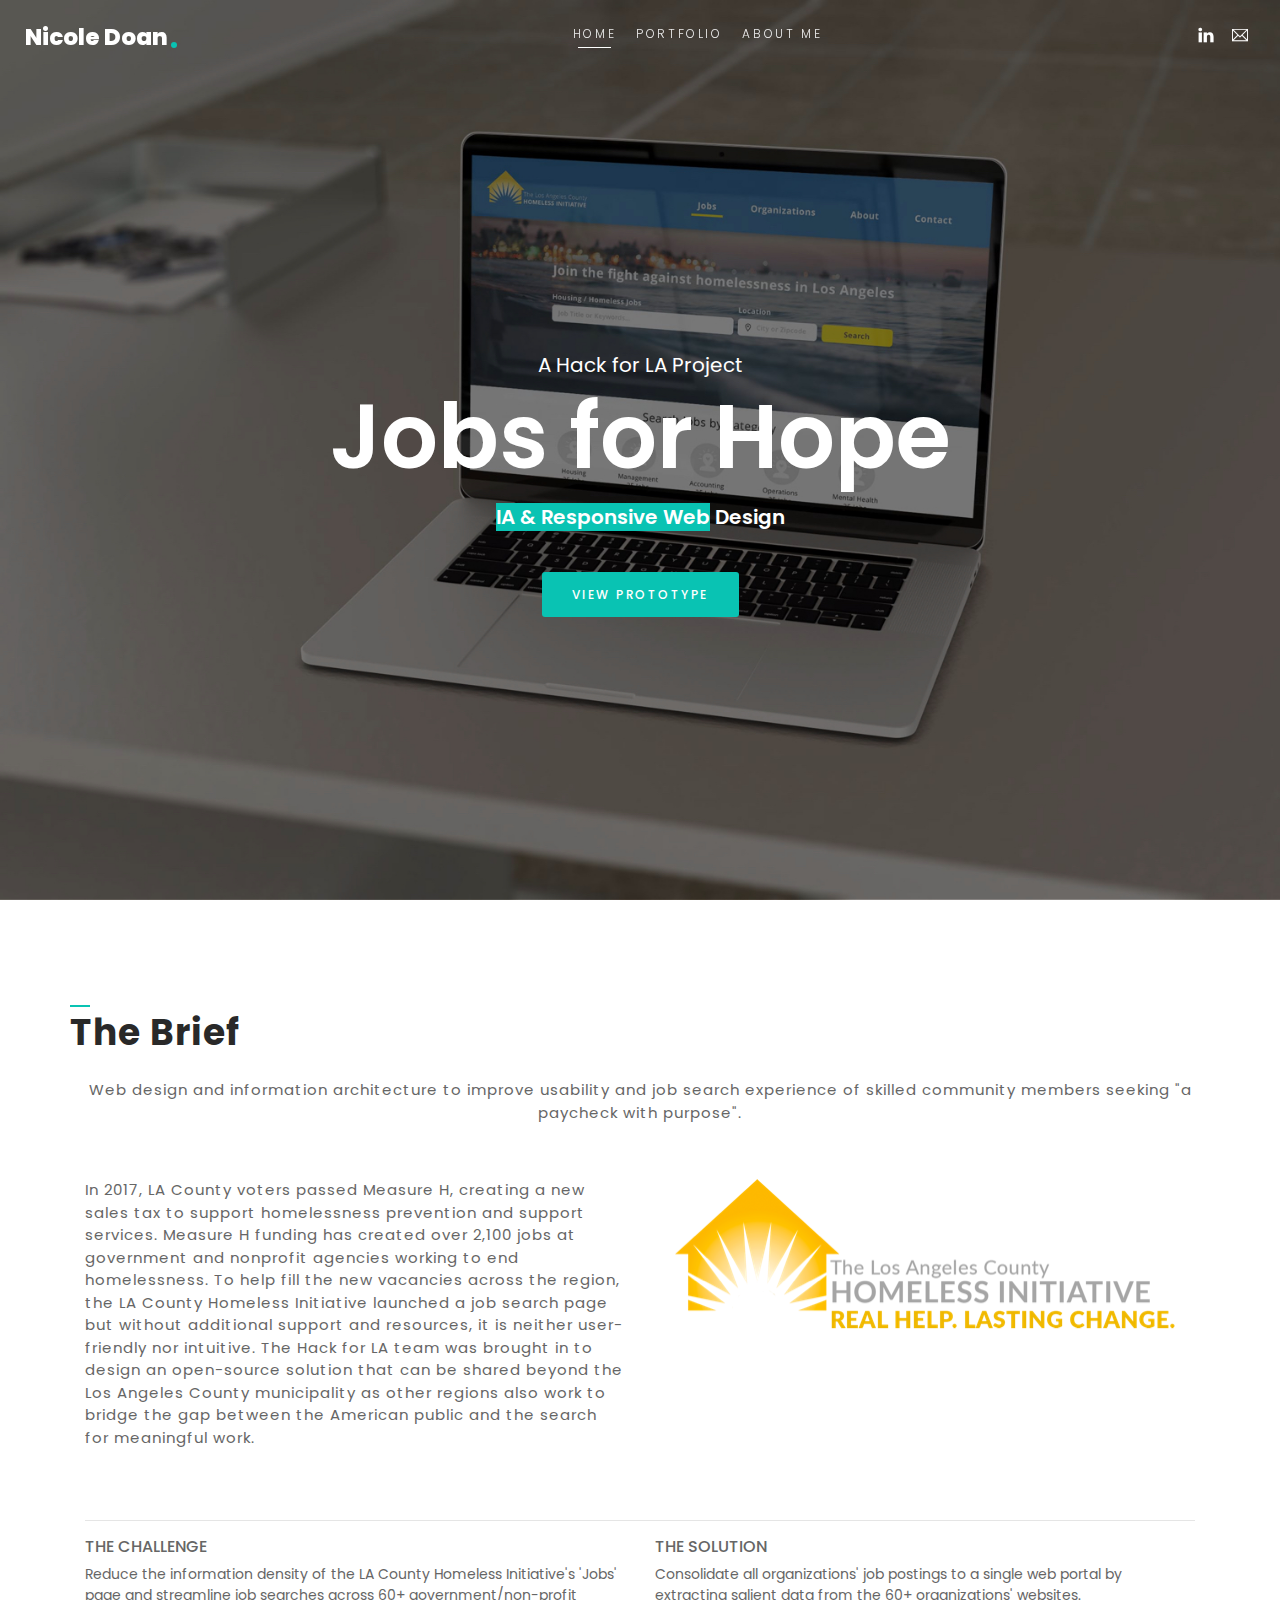
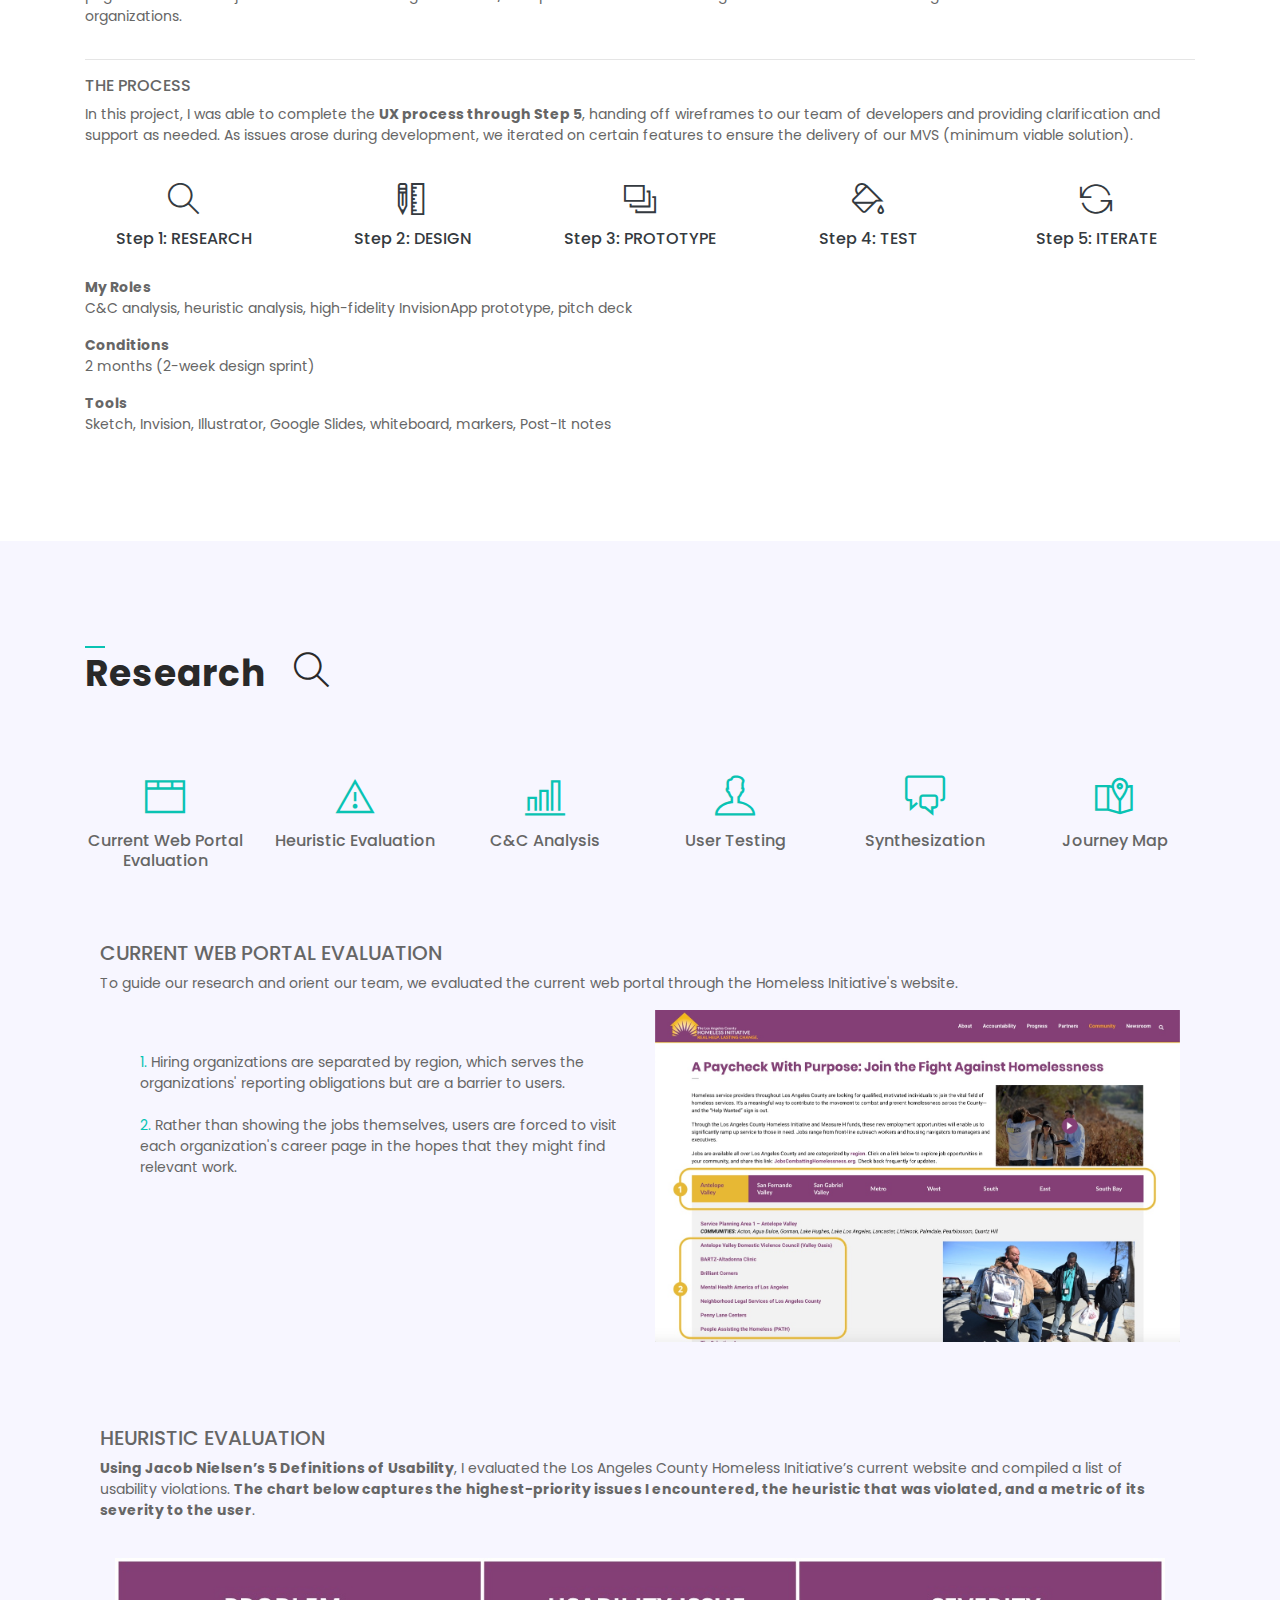
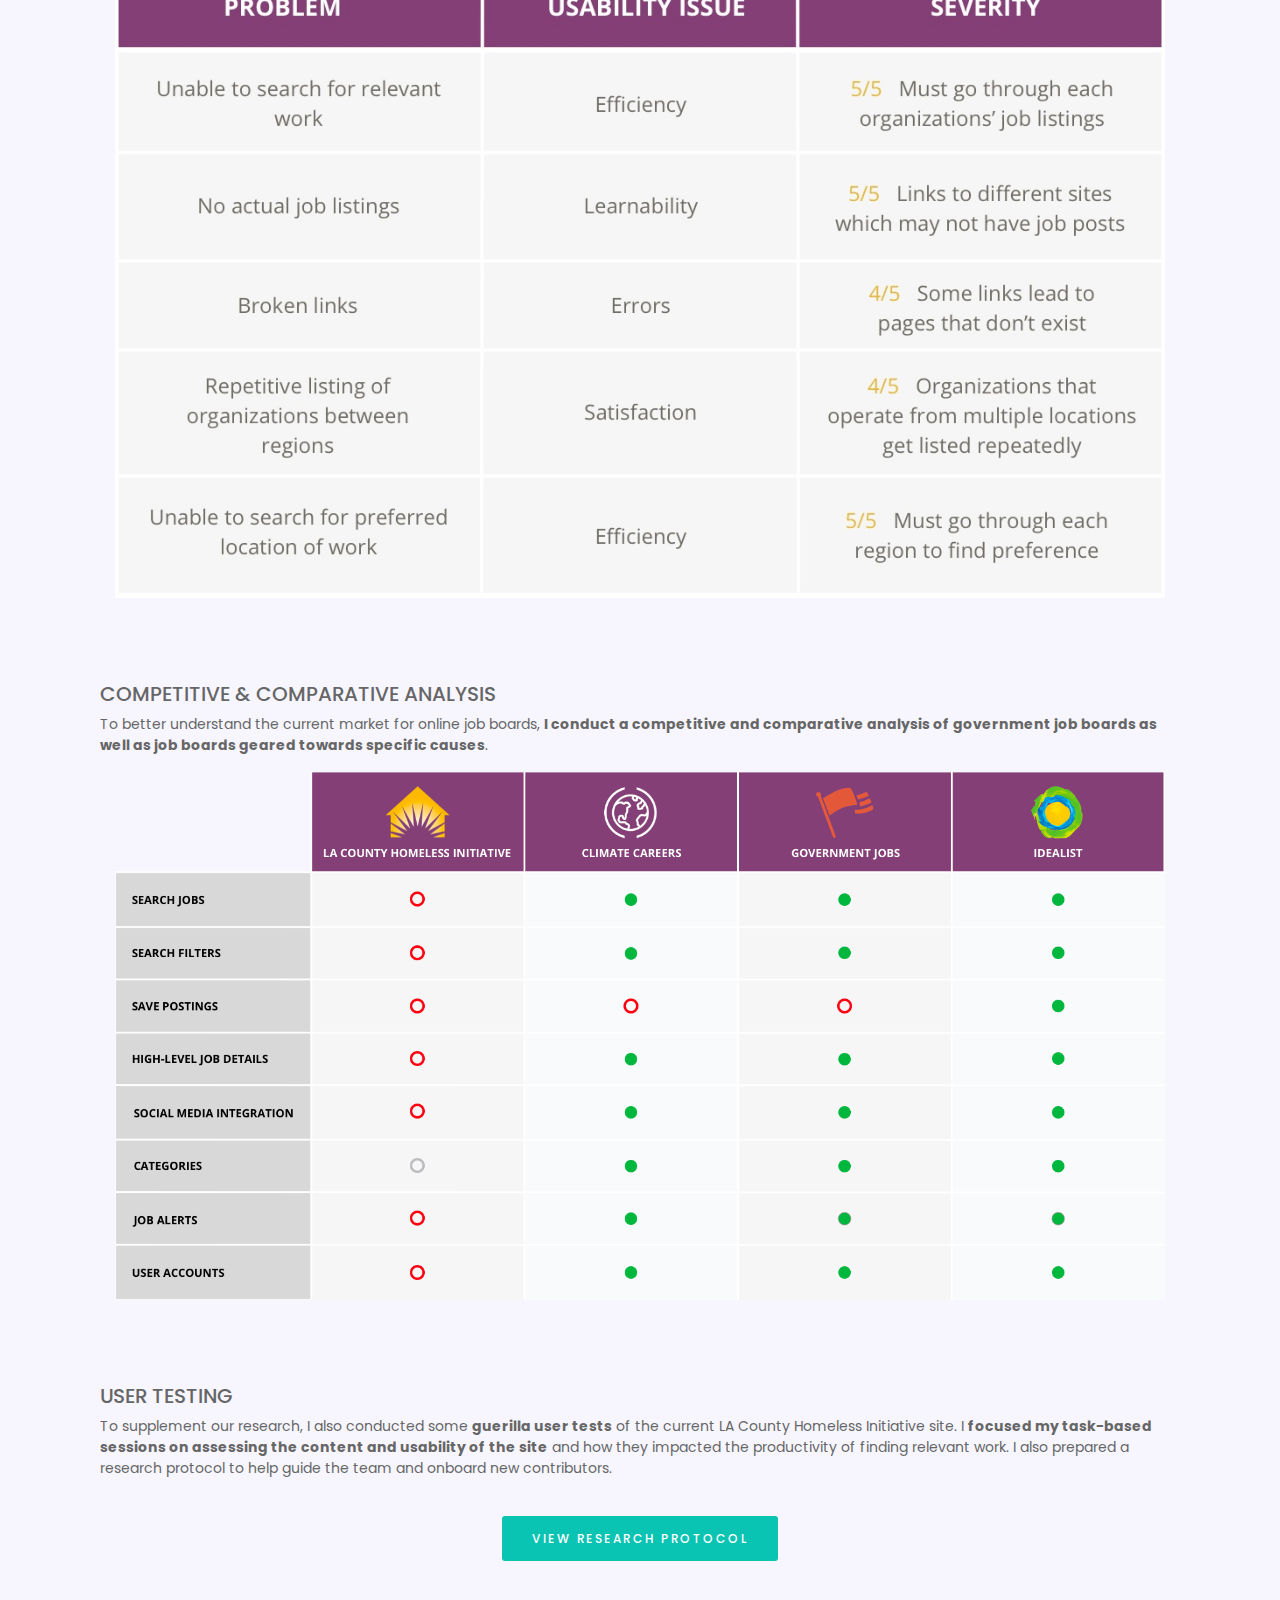
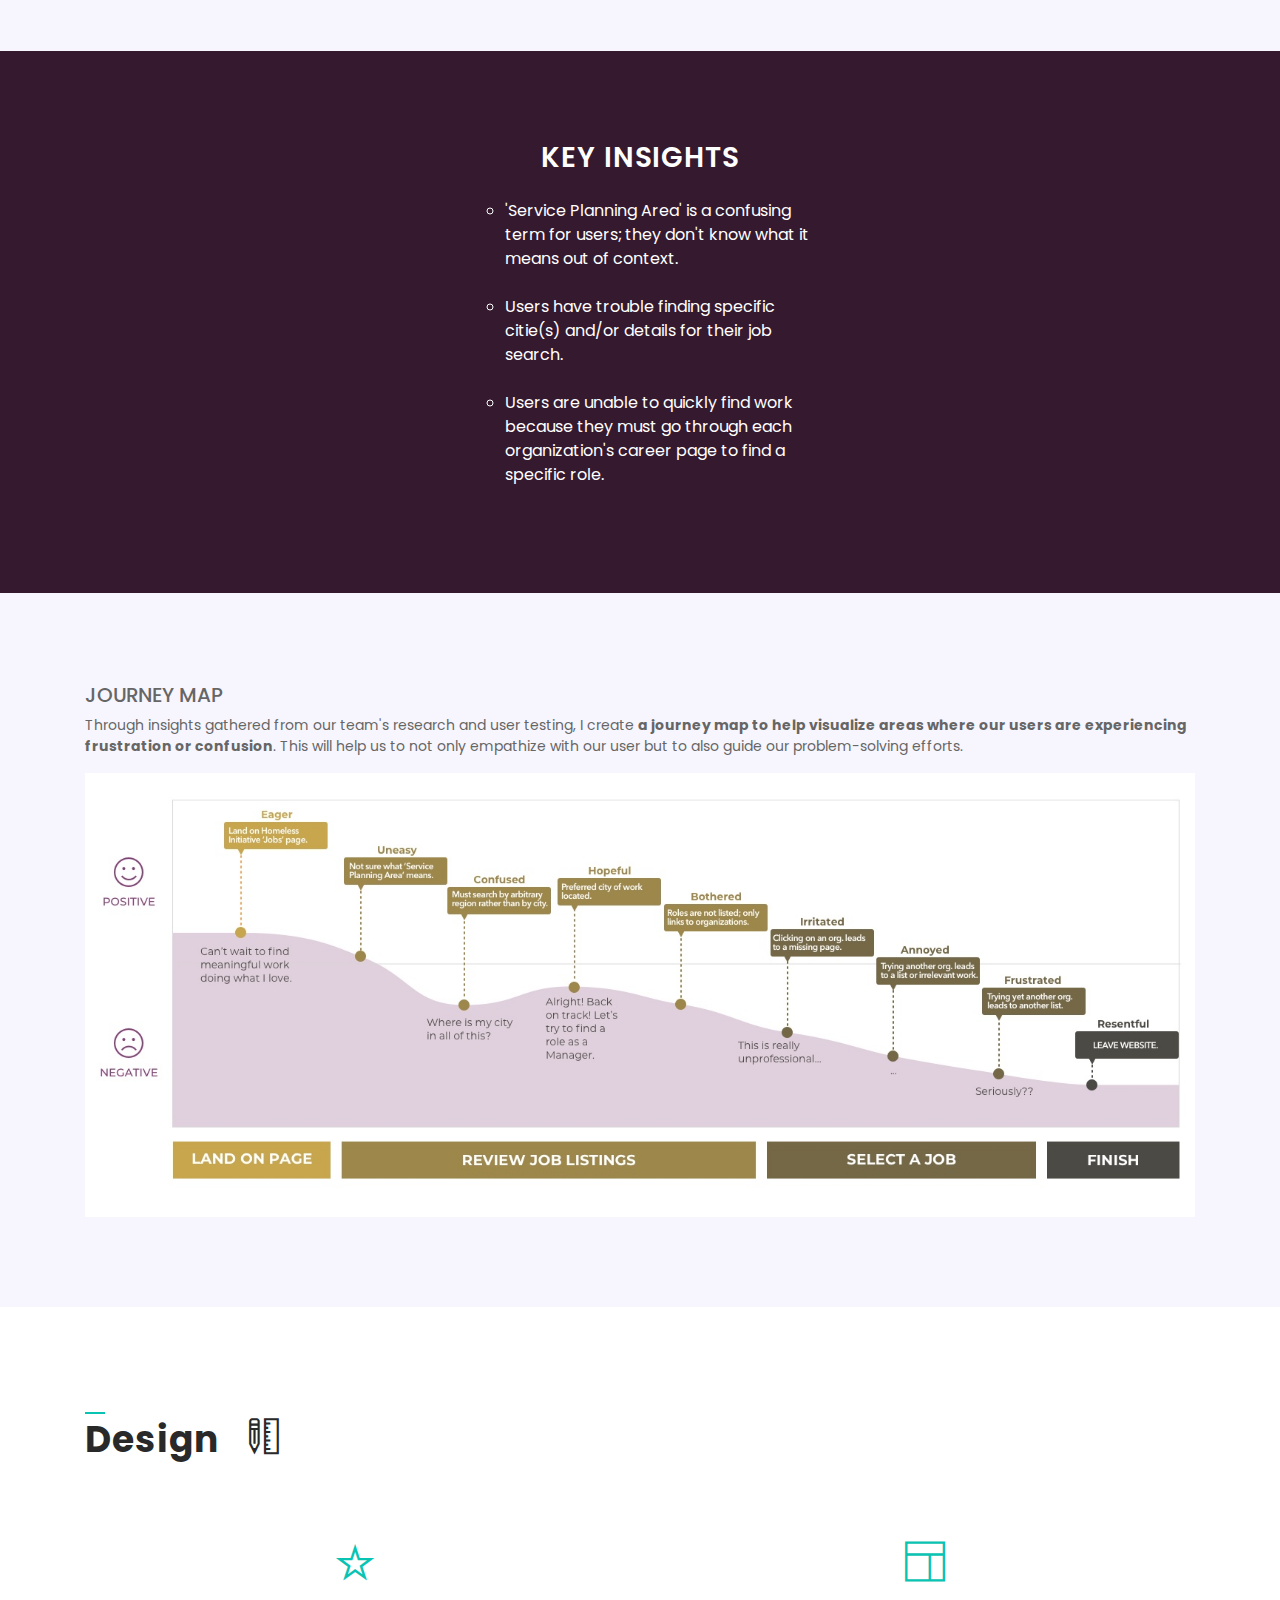
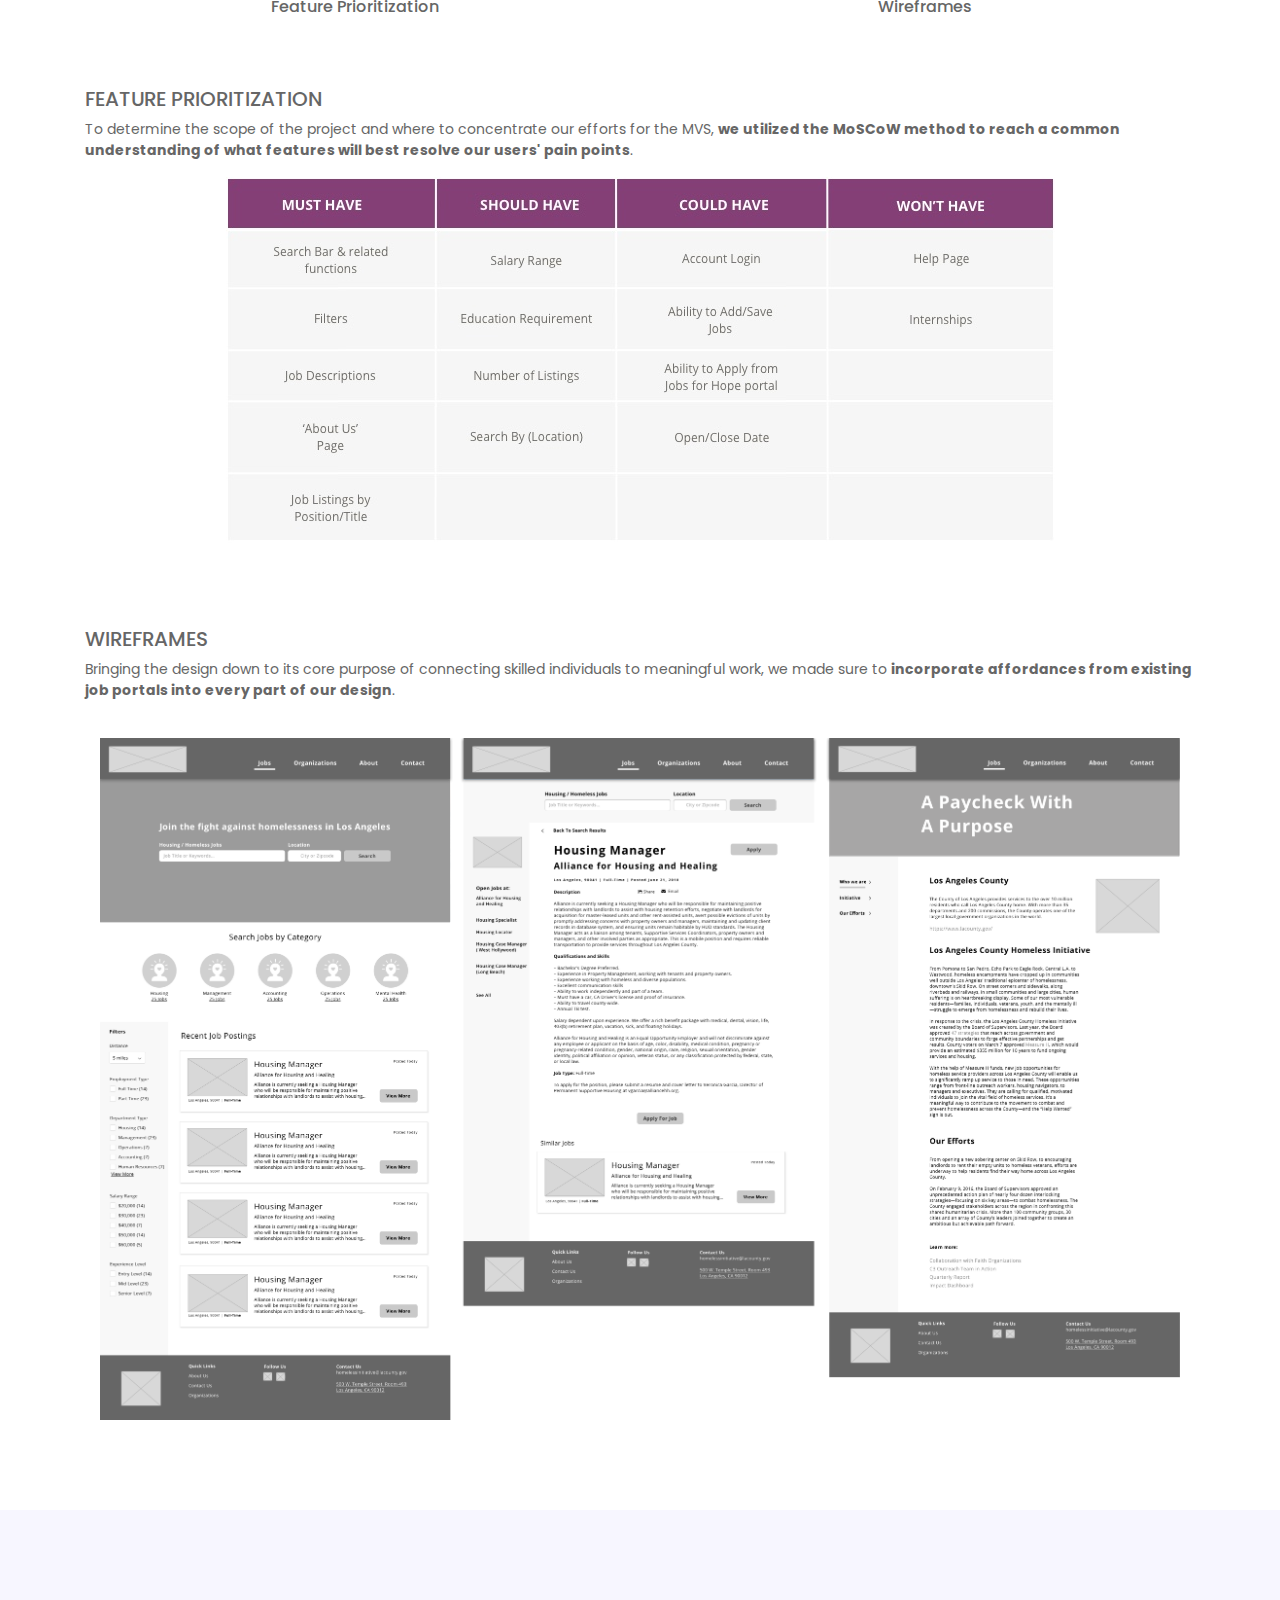
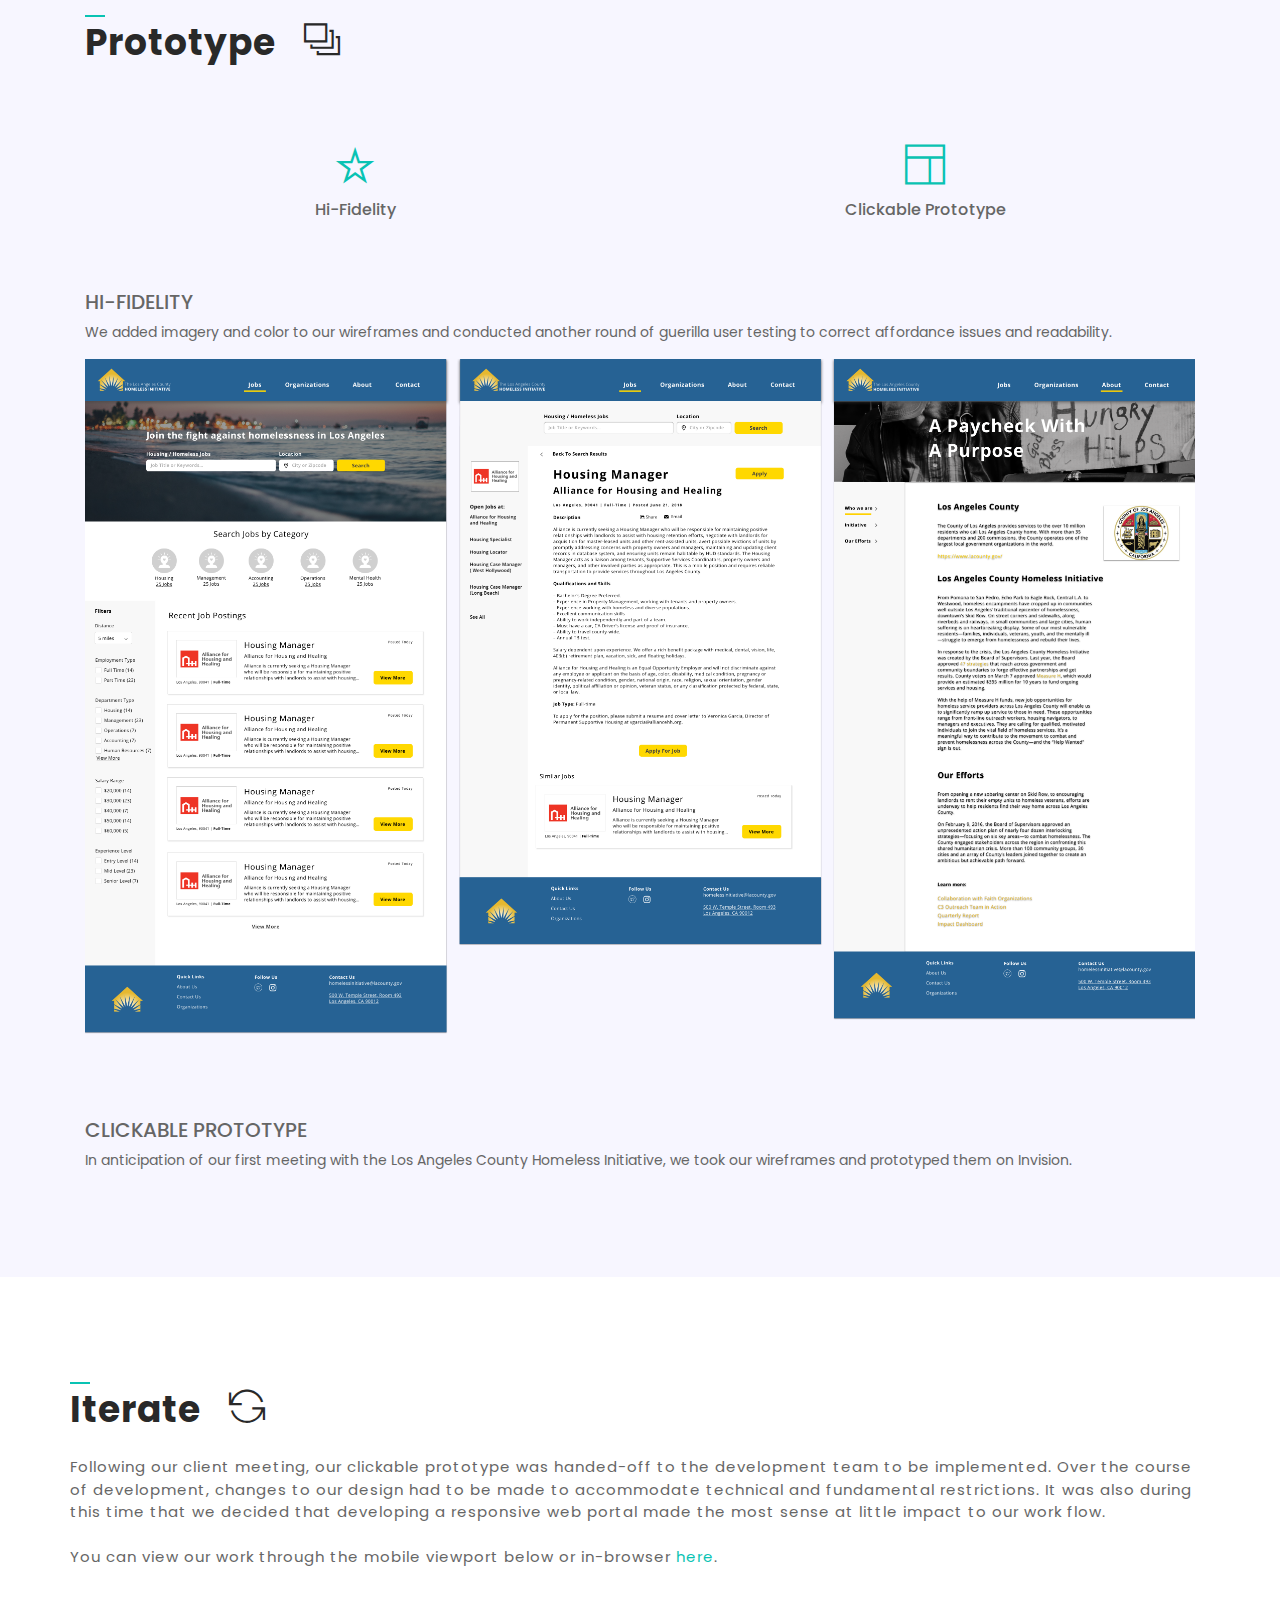
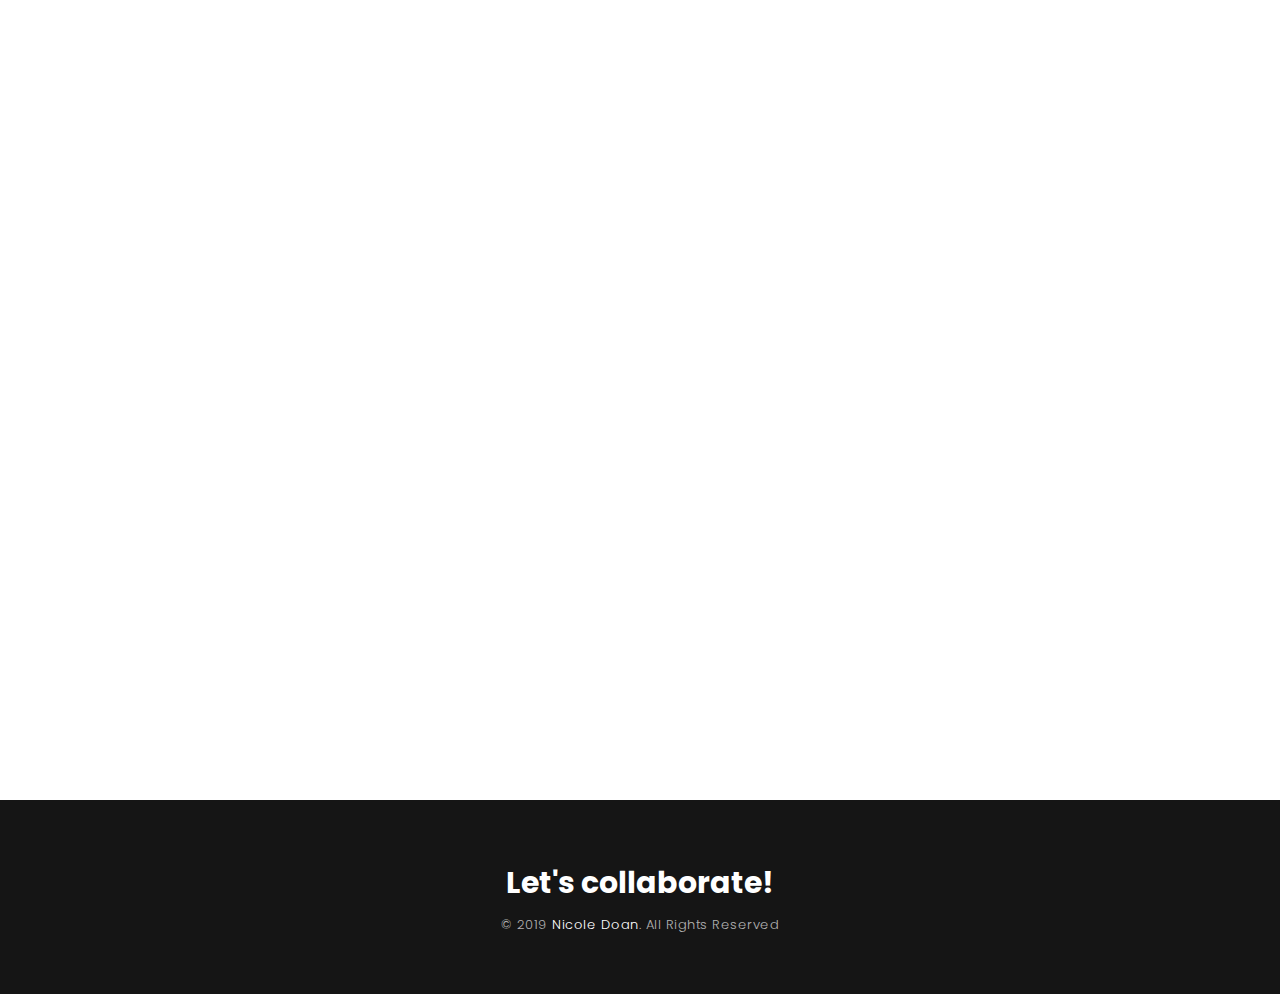
<file: jobs-for-hope-case-study.html>
<!DOCTYPE html>
<html lang="en">

<head>
  <meta charset="utf-8">
  <meta http-equiv="X-UA-Compatible" content="IE=edge">
  <meta name="viewport" content="width=device-width, initial-scale=1, shrink-to-fit=no">

  <!-- Page Title -->
  <title>Nicole Doan</title>
  <!-- / -->

  <!---Font Icon-->
  <link href="static/plugin/font-awesome/css/fontawesome-all.min.css" rel="stylesheet">
  <link href="static/plugin/themify-icons/themify-icons.css" rel="stylesheet">
  <!-- / -->

  <!-- Plugin CSS -->
  <link href="static/plugin/bootstrap/css/bootstrap.min.css" rel="stylesheet">
  <link href="static/plugin/owl-carousel/css/owl.carousel.min.css" rel="stylesheet">
  <link href="static/plugin/magnific/magnific-popup.css" rel="stylesheet">
  <!-- / -->

  <!-- Theme Style -->
  <link href="static/css/styles.css" rel="stylesheet">
  <link href="static/css/color/default.css" rel="stylesheet" id="color_theme">
  <!-- / -->

  <!-- Favicon -->
  <link rel="icon" href="favicon.ico" />
  <!-- / -->
</head>

<!-- Body Start -->
<body data-spy="scroll" data-target="#navbarKeira" data-offset="98">

  <!-- Loader -->
  <div id="loading">
    <div class="load-circle"><span class="one"></span></div>
  </div>
  <!--  Loader End -->

  <!-- Header -->
  <header>
    <nav class="navbar header-nav-01 fixed-top navbar-expand-lg">
      <div class="container-fluid">
        <!-- Brand -->
        <a class="navbar-brand" href="index.html">Nicole Doan<span class="theme-bg"></span></a>
        <!-- / -->

        <!-- Mobile Toggle -->
        <button class="navbar-toggler" type="button" data-toggle="collapse" data-target="#navbarKeira" aria-controls="navbarKeira" aria-expanded="false" aria-label="Toggle navigation">
            <span></span>
            <span></span>
            <span></span>
        </button>
        <!-- / -->

        <!-- Top Menu -->
        <div class="collapse navbar-collapse justify-content-end" id="navbarKeira">
          <ul class="navbar-nav m-auto">
            <li><a class="nav-link active" href="index.html">Home</a></li>
            <li><a class="nav-link" href="https://nicolendoan.com/#portfolio">Portfolio</a></li>
            <li><a class="nav-link" href="https://nicolendoan.com/#aboutme">About Me</a></li>          
          </ul>
          <ul class="social-icons">
            <li><a href="https://www.linkedin.com/in/nicoledoan/"><i class="fab ti-linkedin"></i></a></li>
            <li><a href="mailto:doan.nicole@gmail.com"><i class="fab ti-email"></i></a></li>
          </ul>
        </div>
        <!-- / -->

      </div><!-- Container -->
    </nav> <!-- Navbar -->
  </header>
  <!-- Header End -->
  
  <!-- main -->
  <main>

    <!-- Home Banner -->
    <section id="home" class="home-banner-01 bg-no-repeat bg-cover bg-fixed home-bg" style="background-image: url(static/img/jobs-for-hope-mock-up-dark.jpg);">
      <div class="container">
        <div class="row full-screen align-items-center">
          <div class="col-12 col-md-12 text-center">
            <div class="home-text">
              <h4>A Hack for LA Project</h4>
              <h5>Jobs for Hope</h5>
              <p><span class="theme-bg">IA & Responsive Web</span> Design</p>
              <div class="btn-bar">
                  <a href="http://jobs-for-hope.herokuapp.com/" target="_blank" class="m-btn m-btn-theme">VIEW PROTOTYPE</a>
                </div> 
            </div> <!-- home-text-center -->
          </div> <!-- col -->
        </div> <!-- row -->
      </div>
    </section>
    <!-- Home Banner End -->

    <!-- Brief -->
  <section class="section white-bg">
    <div class="container">
      <div class="row">
          <div class="section-title">
            <label class="theme-after"></label>
            <h2>The Brief</h2>
            <p class="text-center">Web design and information architecture to improve usability and job search experience of skilled community members seeking "a paycheck with purpose".
            </p>
          </div>
      </div>

      <div class="row">
          <div class="col s12 m6 l6">
              <div class="section-title">
                <p>In 2017, LA County voters passed Measure H, creating a new sales tax to support homelessness prevention and support services. Measure H funding has created over 2,100
                  jobs at government and nonprofit agencies working to end homelessness. To help fill the new vacancies across the region, the LA County Homeless Initiative launched a job
                  search page but without additional support and resources, it is neither user-friendly nor intuitive. The Hack for LA team was brought in to design an open-source solution 
                  that can be shared beyond the Los Angeles County municipality as other regions also work to bridge the gap between the American public and the search for meaningful work.
                </p>
              </div>
          </div>

          <div class="col s12 m12 l6">
            <img src="static/img/la-county-homeless-initiative-logo.png" class="img-fluid" title="" alt="Los Angeles Homeless Initiative logo">
          </div>
      </div><!-- row -->
            
<!-- Divider -->
<hr>

      <div class="row">
          <div class="col s12 m6 l6">
              <h6>THE CHALLENGE</h6>
                  <p>Reduce the information density of the LA County Homeless Initiative's 'Jobs' page and streamline job searches across 60+ government/non-profit organizations.</p>
          </div>
                  
          <div class="col s12 m6 l6">
              <h6>THE SOLUTION</H6>
                  <p>Consolidate all organizations' job postings to a single web portal by extracting salient data from the 60+ organizations' websites.</p>
          </div>
      </div><!-- row -->

<!-- Divider -->
<hr>      

      <div class="row">
          <div class="col s12 m6 l6">
            <h6>THE PROCESS</h6>
          </div>
      </div>

      <div class="row">
          <div class="col s12 m2 l2">
              <p>In this project, I was able to complete the <b>UX process through Step 5</b>, handing off wireframes to our team of developers and providing clarification 
                and support as needed. As issues arose during development, we iterated on certain features to ensure the delivery of our MVS (minimum viable solution).
              </p>
          </div>
      </div>
</div> <!-- container -->

<br>

<!-- UX Process -->
<div class="container">
    <div class="row">
        <div class="col s12 m12 l6">
            <div class="text-center text-dark icon-block">
              <h2 class="black-text"><i class="icon ti-search"></i></h2>
              <h6>Step 1: RESEARCH</h6>
            </div>
        </div>
    
        <div class="col s12 m12 l6">
            <div class="text-center text-dark icon-block">
              <h2 class="black-text"><i class="icon ti-ruler-pencil"></i></h2>
              <h6>Step 2: DESIGN</h6>
            </div>
        </div>
    
        <div class="col s12 m12 l6">
            <div class="text-center text-dark icon-block">
              <h2 class="black-text"><i class="icon ti-layers-alt"></i></h2>
              <h6>Step 3: PROTOTYPE</h6>
            </div>
        </div>
        
        <div class="col s12 m12 l6">
            <div class="text-center text-dark icon-block">
              <h2 class="black-text"><i class="ti-paint-bucket"></i></h2>
              <h6>Step 4: TEST</h6>
            </div>
        </div>

        <div class="col s12 m12 l6">
            <div class="text-center text-dark icon-block">
              <h2 class="black-text"><i class="icon ti-reload"></i></h2>
              <h6>Step 5: ITERATE</h6>
            </div>
        </div>
    </div><!-- row -->
</div><!-- container -->
<!-- UX Process End -->

<br>

<div class="container">
    <div class="row">
        <div class="col s12 m6 l6">
            <b>My Roles</b>
            <p>C&C analysis, heuristic analysis, high-fidelity InvisionApp prototype, pitch deck</p>
        </div>
    </div>

    <div class="row">
        <div class="col s12 m6 l6">
            <b>Conditions</b>
            <p>2 months (2-week design sprint)</p>
        </div>
    </div>

    <div class="row">
        <div class="col s12 m6 l6">
            <b>Tools</b>
            <p>Sketch, Invision, Illustrator, Google Slides, whiteboard, markers, Post-It notes</p>
        </div>
    </div>
</div>

</section>
<!-- Brief End -->


  <!-- RESEARCH -->
  <section class="section gray-bg">
      <div class="container">
        <div class="row">
          <div class="col-md-8 col-lg-6">
            <div class="section-title">
              <label class="theme-after"></label>
              <h2>Research &ensp;<i class="icon ti-search"></i></h2>
            </div>
          </div>
        </div>

    <div class="row">
        <div class="col">
            <div class="text-center icon-block">
              <h1 class="black-text"><i class="theme-color ti-layout-tab-window"></i></h1>
              <h6>Current Web Portal Evaluation</h6>
            </div>
        </div>

        <div class="col">
            <div class="text-center icon-block">
              <h1 class="black-text"><i class="theme-color ti-alert"></i></h1>
              <h6>Heuristic Evaluation</h6>
            </div>
        </div>

        <div class="col">
            <div class="text-center icon-block">
              <h1 class="black-text"><i class="theme-color ti-bar-chart"></i></h1>
              <h6>C&C Analysis</h6>
            </div>
        </div>
    
        <div class="col">
            <div class="text-center icon-block">
              <h1 class="black-text"><i class="theme-color ti-user"></i></h1>
              <h6>User Testing</h6>
            </div>
        </div>

        <div class="col">
          <div class="text-center icon-block">
            <h1 class="black-text"><i class="theme-color ti-comments"></i></h1>
            <h6>Synthesization</h6>
          </div>
        </div>

        <div class="col">
            <div class="text-center icon-block">
              <h1 class="black-text"><i class="theme-color ti-map-alt"></i></h1>
              <h6>Journey Map</h6>
            </div>
        </div>

    </div>

    <br>
    <br>
    <br>
  
    <!-- Current Web Portal Evaluation -->
    <div class="container">
        <div class="row">
            <div class="col-12">
                <h5>CURRENT WEB PORTAL EVALUATION</h5>
                <p>To guide our research and orient our team, we evaluated the current web portal through the Homeless Initiative's website.
                </p>
            </div>
        </div>
        
        <div class="row">
            <div class="col-12 col-lg-6">
                <ol>
                  <br>
                  <br>
                  <li>Hiring organizations are separated by region, which serves the organizations' reporting obligations but are a barrier to users.</li>    
                  <br>
                  <li>Rather than showing the jobs themselves, users are forced to visit each organization's career page in the hopes that they might 
                    find relevant work.</li>    
                </ol>      
            </div>

            <div class="col-12 col-lg-6">  
              <img src="static/img/jobs-for-hope-HI-evaluation.jpg" class="img-fluid text-center" title="" alt="Homeless Initiative Landing Page">
            </div>
        </div>

    </div>

    <br>
    <br>
    <br>
    <br>
  <!-- END Current Web Portal Evaluation -->


    <!-- Heuristic Evaluation -->
  <div class="container">
    <div class="row">
        <div class="col-12">
            <h5>HEURISTIC EVALUATION</h5>
            <p><b>Using Jacob Nielsen’s 5 Definitions of Usability</b>, I evaluated the Los Angeles County Homeless Initiative’s current website and compiled a 
              list of usability violations. <b>The chart below captures the highest-priority issues I encountered, the heuristic that was violated, and a metric 
              of its severity to the user</b>.
            </p>
        </div>
    </div>

    <br>
    
    <div class="col-12">
      <img src="static/img/jobs-for-hope-heuristic-evaluation.jpg" class="img-fluid" title="" alt="Heuristic Evaluation of LA County Homeless Initiative">
    </div>

  </div>

  <br>
  <br>
  <br>
  <br>
    <!-- END Heuristic Evaluation -->


    <!-- C&C Analysis -->
  <div class="container">
    <div class="row">
        <div class="col-12">
            <h5>COMPETITIVE & COMPARATIVE ANALYSIS</h5>
            <p>To better understand the current market for online job boards, <b>I conduct a competitive and comparative analysis of government job boards as 
              well as job boards geared towards specific causes</b>.
            </p>
        </div>
    </div>
    
    <div class="col-12">
      <img src="static/img/jobs-for-hope-cc-analysis.png" class="img-fluid" title="" alt="Jobs for Hope Competitive and Comparative Analysis">
    </div>

  </div>

  <br>
  <br>
  <br>
  <br>
    <!-- END C&C Analysis -->


    <!-- User Testing -->
  <div class="container">
    <div class="row">
        <div class="col-12">
            <h5>USER TESTING</h5>
            <p>To supplement our research, I also conducted some <b>guerilla user tests</b> of the current LA County Homeless Initiative site.  I <b>focused my task-based 
              sessions on assessing the content and usability of the site</b> and how they impacted the productivity of finding relevant work. I also prepared 
              a research protocol to help guide the team and onboard new contributors.
            </p>
            
            <br>

            <div class="btn-bar text-center">
                <a href="static/img/jobs-for-hope-research-protocol.pdf" target="_blank" class="m-btn m-btn-theme">VIEW RESEARCH PROTOCOL</a>
            </div>

    </div>
  </container>

</section>
    <!-- END User Testing -->



  <!-- EVAULATE & ANALYZE Key Insights -->
  <section class="section callto-action-section bg-no-repeat bg-cover bg-center-center home-bg" style="background-color: #833F76;">
      <div class="container">
        <h3 class="text-center">Key Insights</h3>
      
        <div class="row">
            <div class="col-12 col-lg-4">
            </div>

            <div class="col-12 col-lg-4">
                <ul class="a">
                    <li>'Service Planning Area' is a confusing term for users; they don't know what it means out of context.</li>
                    <br>
                    <li>Users have trouble finding specific citie(s) and/or details for their job search.</li>
                    <br>
                    <li>Users are unable to quickly find work because they must go through each organization's career page to find a specific role.</li>
                </ul>
            </div>

            <div class="col-12 col-lg-4">
            </div>
        </div>
      </div>
  </section>
  <!-- END EVALUATE & ANALYZE Key Insights -->


  <!-- Journey Map -->
  <section class="section gray-bg">
    <div class="container">
      <div class="row">
        <div class="col-12">
          <h5>JOURNEY MAP</h5>
            <p>Through insights gathered from our team's research and user testing, I create <b>a journey map to help visualize areas where our users are 
              experiencing frustration or confusion</b>. This will help us to not only empathize with our user but to also guide our problem-solving efforts.
            </p>
        </div>
      </div>

      <div class="row">
        <div class="col-12">
          <img src="static/img/jobs-for-hope-journey-map.jpg" class="img-fluid" title="" alt="Jobs for Hope Journey Map">
        </div>
      </div>
    </div>
  </section>
  <!-- END Journey Map -->

  <!-- END RESEARCH -->


  <!-- DESIGN -->
  <section class="section white-bg">
      <div class="container">
        <div class="row">
          <div class="col-md-8 col-lg-6">
            <div class="section-title">
              <label class="theme-after"></label>
              <h2>Design &ensp;<i class="icon ti-ruler-pencil"></i></h2>
            </div>
          </div>
        </div>

        <div class="row">
            <div class="col">
                <div class="text-center icon-block">
                  <h1 class="black-text"><i class="theme-color ti-star"></i></h1>
                  <h6>Feature Prioritization</h6>
                </div>
            </div>

            <div class="col">
                <div class="text-center icon-block">
                  <h1 class="black-text"><i class="theme-color ti-layout"></i></h1>
                  <h6>Wireframes</h6>
                </div>
            </div>
        </div>

    <br>
    <br>
    <br>
  
    <!-- Feature Prioritization -->
        <div class="row">
            <div class="col-12">
                <h5>FEATURE PRIORITIZATION</h5>
                <p>To determine the scope of the project and where to concentrate our efforts for the MVS, <b>we utilized the MoSCoW method to reach a common 
                    understanding of what features will best resolve our users' pain points</b>.
                </p>
            </div>
        </div>
        
        <div class="row">
          <div class="col-12">  
            <img src="static/img/jobs-for-hope-feature-prioritization.jpg" class="img-fluid text-center" title="Jobs for Hope Feature Prioritization" alt="feature prioritization">
          </div>
        </div>

    <br>
    <br>
    <br>
    <br>
  <!-- END Feature Prioritization -->


    <!-- Wireframes -->
    <div class="row">
        <div class="col-12">
            <h5>WIREFRAMES</h5>
            <p>Bringing the design down to its core purpose of connecting skilled individuals to meaningful work, we made sure to <b>incorporate affordances 
              from existing job portals into every part of our design</b>.
            </p>
        </div>
    </div>

    <br>
    
    <div class="col-12">
      <img src="static/img/jobs-for-hope-wireframes.png" class="img-fluid" title="" alt="wireframes">
    </div>
    <!-- END Wireframes -->

  </div>
</section>
  <!-- END DESIGN -->



  <!-- PROTOTYPE -->
  <section class="section gray-bg">
      <div class="container">
        <div class="row">
          <div class="col-md-8 col-lg-6">
            <div class="section-title">
              <label class="theme-after"></label>
              <h2>Prototype &ensp;<i class="icon ti-layers-alt"></i></h2>
            </div>
          </div>
        </div>

        <div class="row">
            <div class="col">
                <div class="text-center icon-block">
                  <h1 class="black-text"><i class="theme-color ti-star"></i></h1>
                  <h6>Hi-Fidelity</h6>
                </div>
            </div>

            <div class="col">
                <div class="text-center icon-block">
                  <h1 class="black-text"><i class="theme-color ti-layout"></i></h1>
                  <h6>Clickable Prototype</h6>
                </div>
            </div>
        </div>

    <br>
    <br>
    <br>
  
    <!-- Hi-Fidelity -->
        <div class="row">
            <div class="col-12">
                <h5>HI-FIDELITY</h5>
                <p>We added imagery and color to our wireframes and conducted another round of guerilla user testing to correct affordance issues and readability.
                </p>
            </div>
        </div>
        
        <div class="row">
          <div class="col-12">  
            <img src="static/img/jobs-for-hope-hi-fidelity.png" class="img-fluid text-center" title="Jobs for Hope Hi-Fi Wireframes" alt="hi-fi wireframes">
          </div>
        </div>

    <br>
    <br>
    <br>
    <br>
  <!-- END Hi-Fidelity -->


    <!-- Clickable Prototype -->
    <div class="row">
        <div class="col-12">
            <h5>CLICKABLE PROTOTYPE</h5>
            <p>In anticipation of our first meeting with the Los Angeles County Homeless Initiative, we took our wireframes and prototyped them on Invision.
            </p>
        </div>
    </div>
    <!-- END Clickable Prototype -->

    </div>
  </section>
  <!-- END PROTOTYPE -->


  <!-- ITERATE -->
<section class="section white-bg">
  <div class="container">
    <div class="row">
        <div class="section-title">
          <label class="theme-after"></label>
          <h2>Iterate &ensp;<i class="icon ti-reload"></i></h2>
          <p>Following our client meeting, our clickable prototype was handed-off to the development team to be implemented. Over the course of development, 
            changes to our design had to be made to accommodate technical and fundamental restrictions.  It was also during this time that we decided that 
            developing a responsive web portal made the most sense at little impact to our work flow.
            <br>
            <br>
            You can view our work through the mobile viewport below or in-browser <a href="http://jobs-for-hope.herokuapp.com/" target="_blank" class="theme-color">here</a>.
          </p>
        </div>
    </div>
    
    <div class="row">
      <div class="col 12 text-center">
        <iframe width="360" height="680" src="//jobs-for-hope.herokuapp.com/" frameborder="0" allowfullscreen></iframe>
      </div>
    </div>
  </div>
</section>
<!-- END ITERATE-->


  <!-- Footer -->
  <footer class="footer">
      <div class="container">
          <div class="footer-logo">
            <span>Let's collaborate!</span>
          </div>
          <p class="copyright">© 2019 <a href="#">Nicole Doan</a>. All Rights Reserved</p>
      </div>
  </footer>
  <!-- Footer End -->



  <!-- jQuery -->
  <script src="static/js/jquery-3.2.1.min.js"></script>
  <script src="static/js/jquery-migrate-3.0.0.min.js"></script>

  <!-- Plugins -->
  <script src="static/plugin/bootstrap/js/popper.min.js"></script>
  <script src="static/plugin/bootstrap/js/bootstrap.min.js"></script>
  <script src="static/plugin/owl-carousel/js/owl.carousel.min.js"></script>
  <script src="static/plugin/typeit-master/typeit.min.js"></script>
  <script src="static/plugin/isotope/isotope.pkgd.min.js"></script>
  <script src="static/plugin/magnific/jquery.magnific-popup.min.js"></script>
  <!-- custom -->
  <script src="static/js/custom.js"></script>

</body>
<!-- Body End -->

</html>
</file>
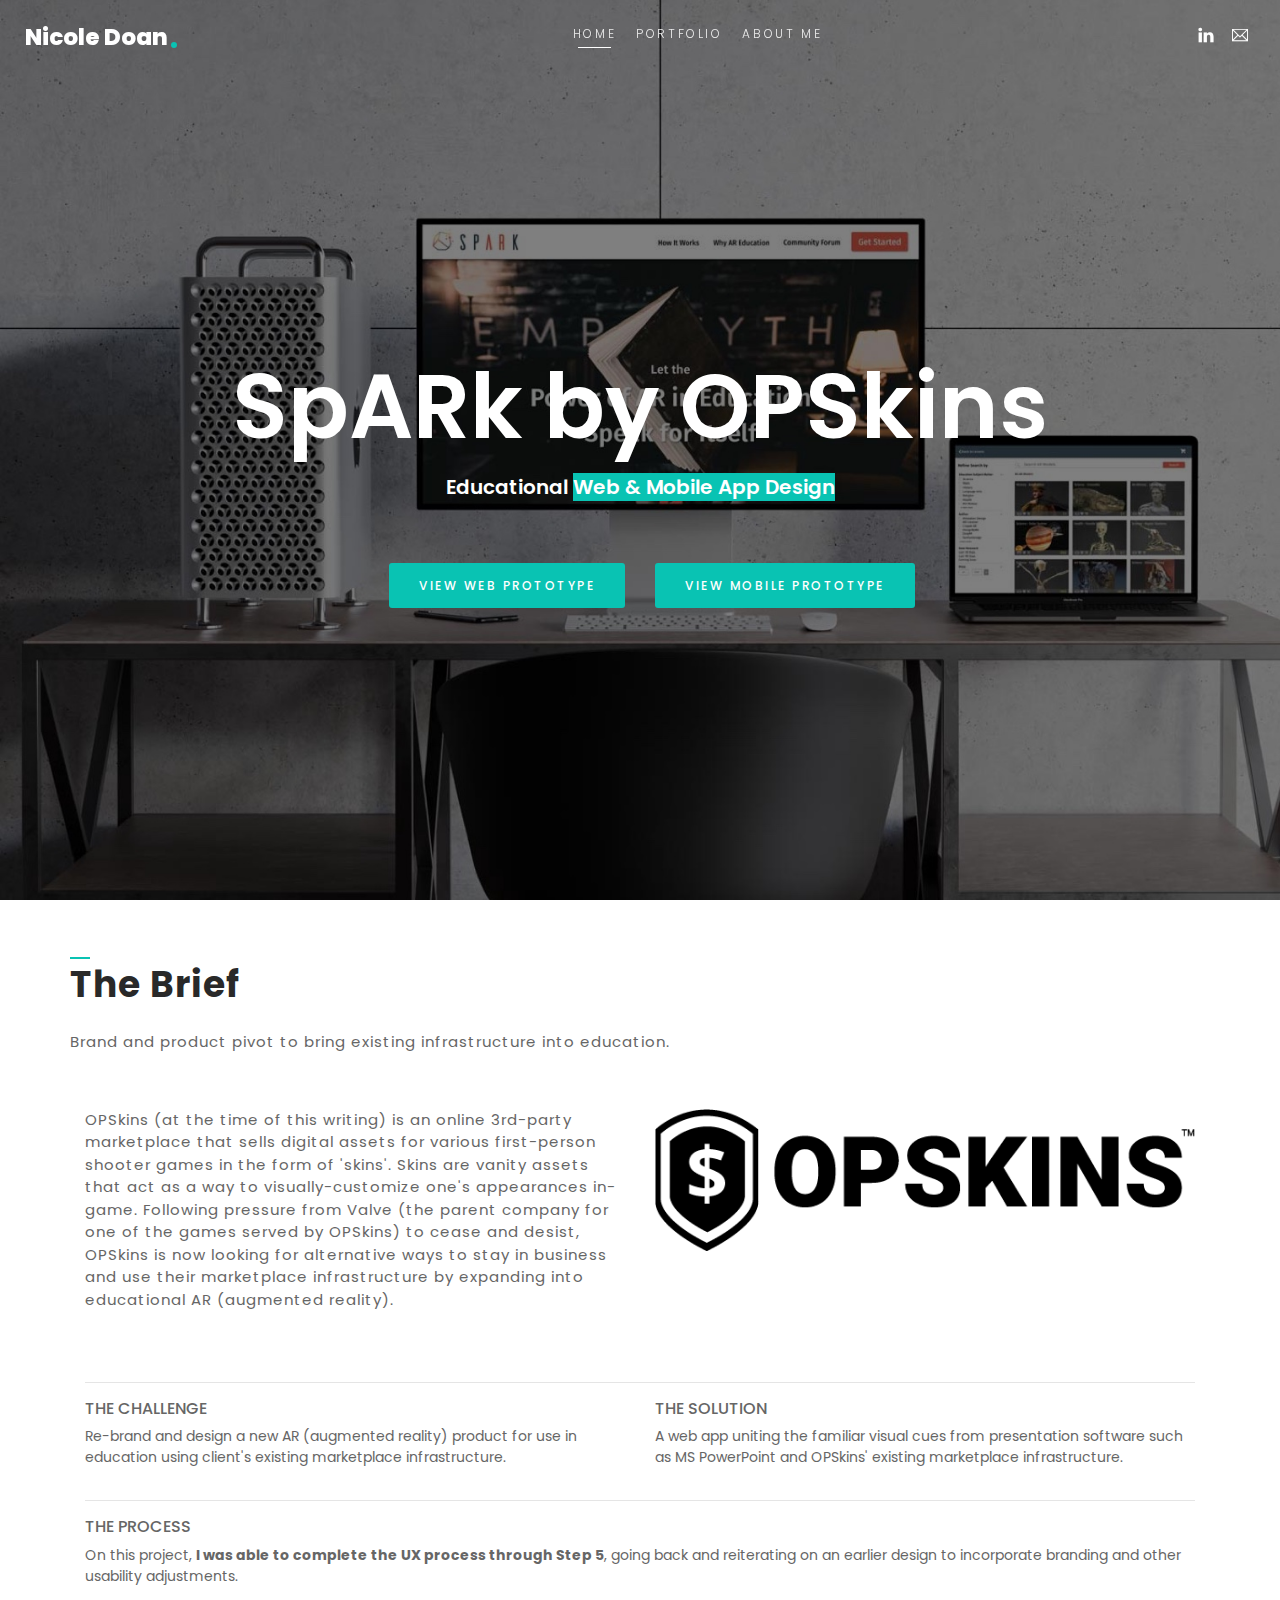
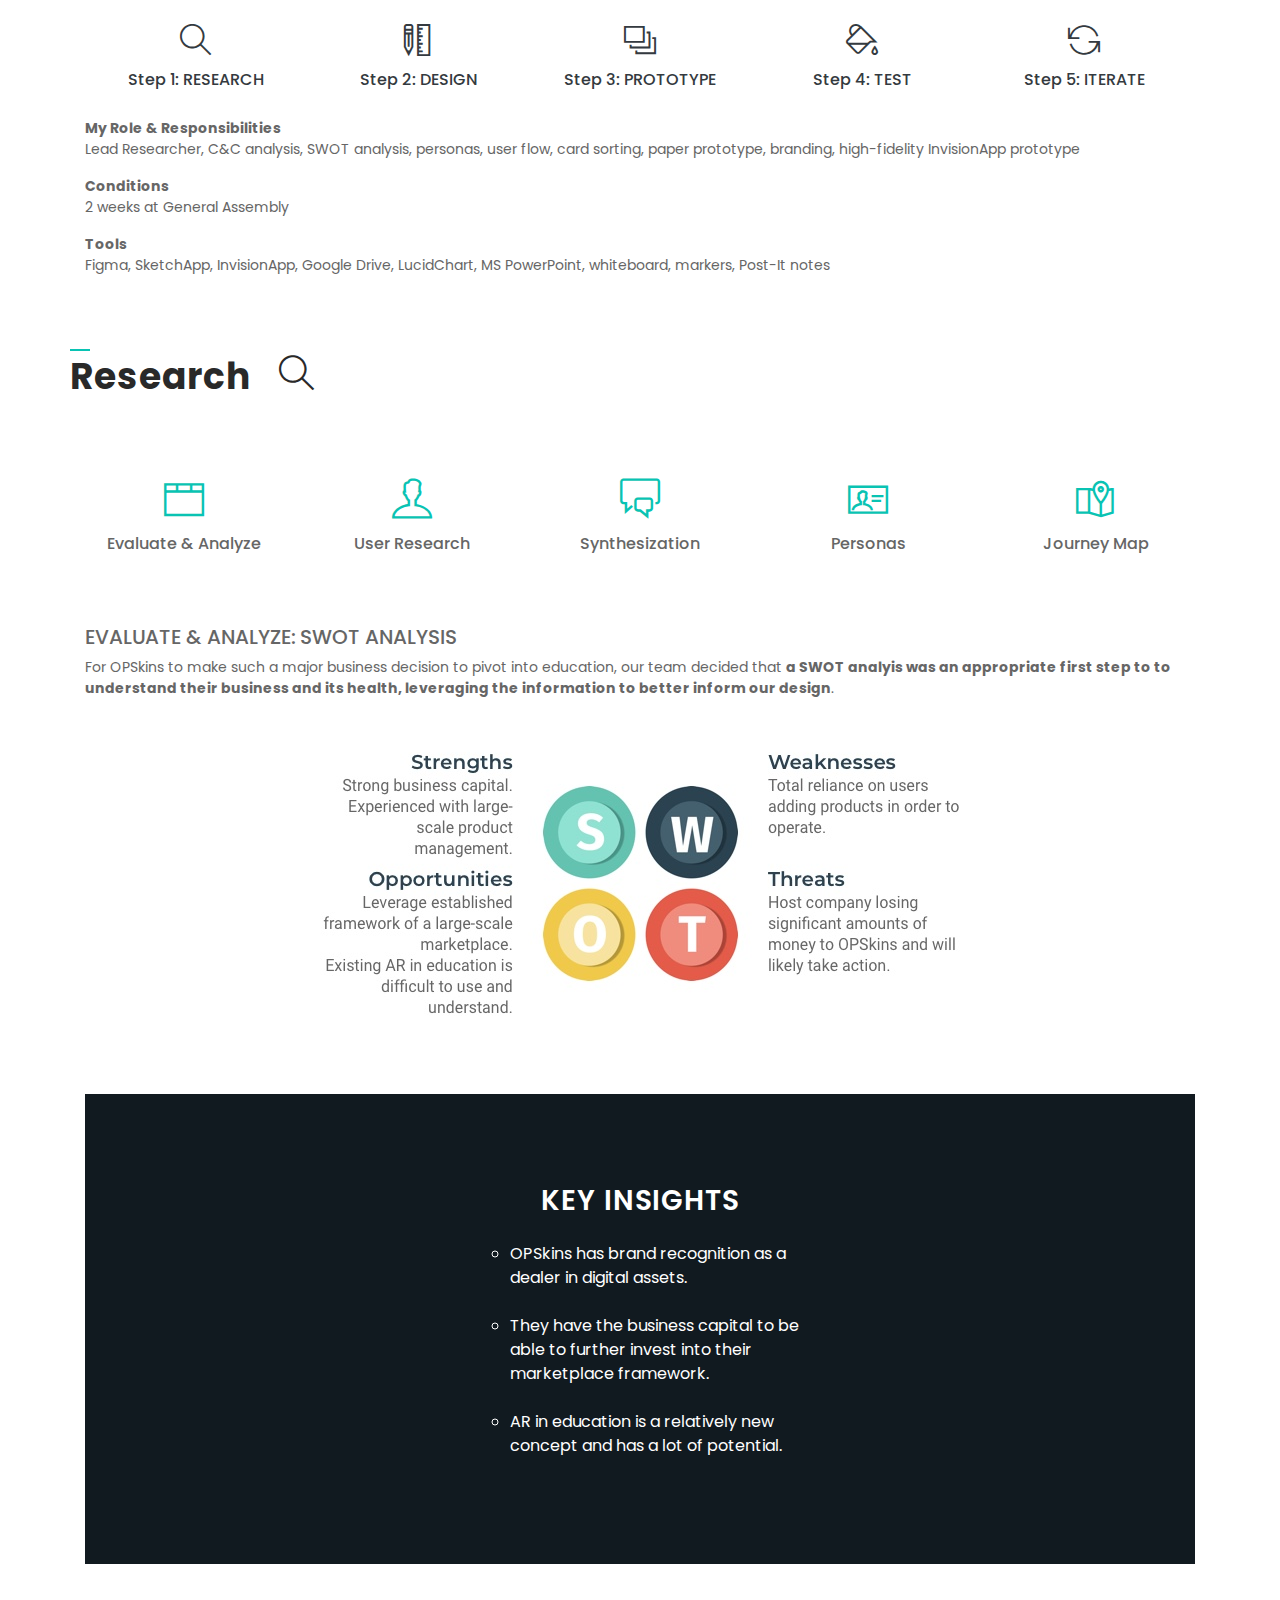
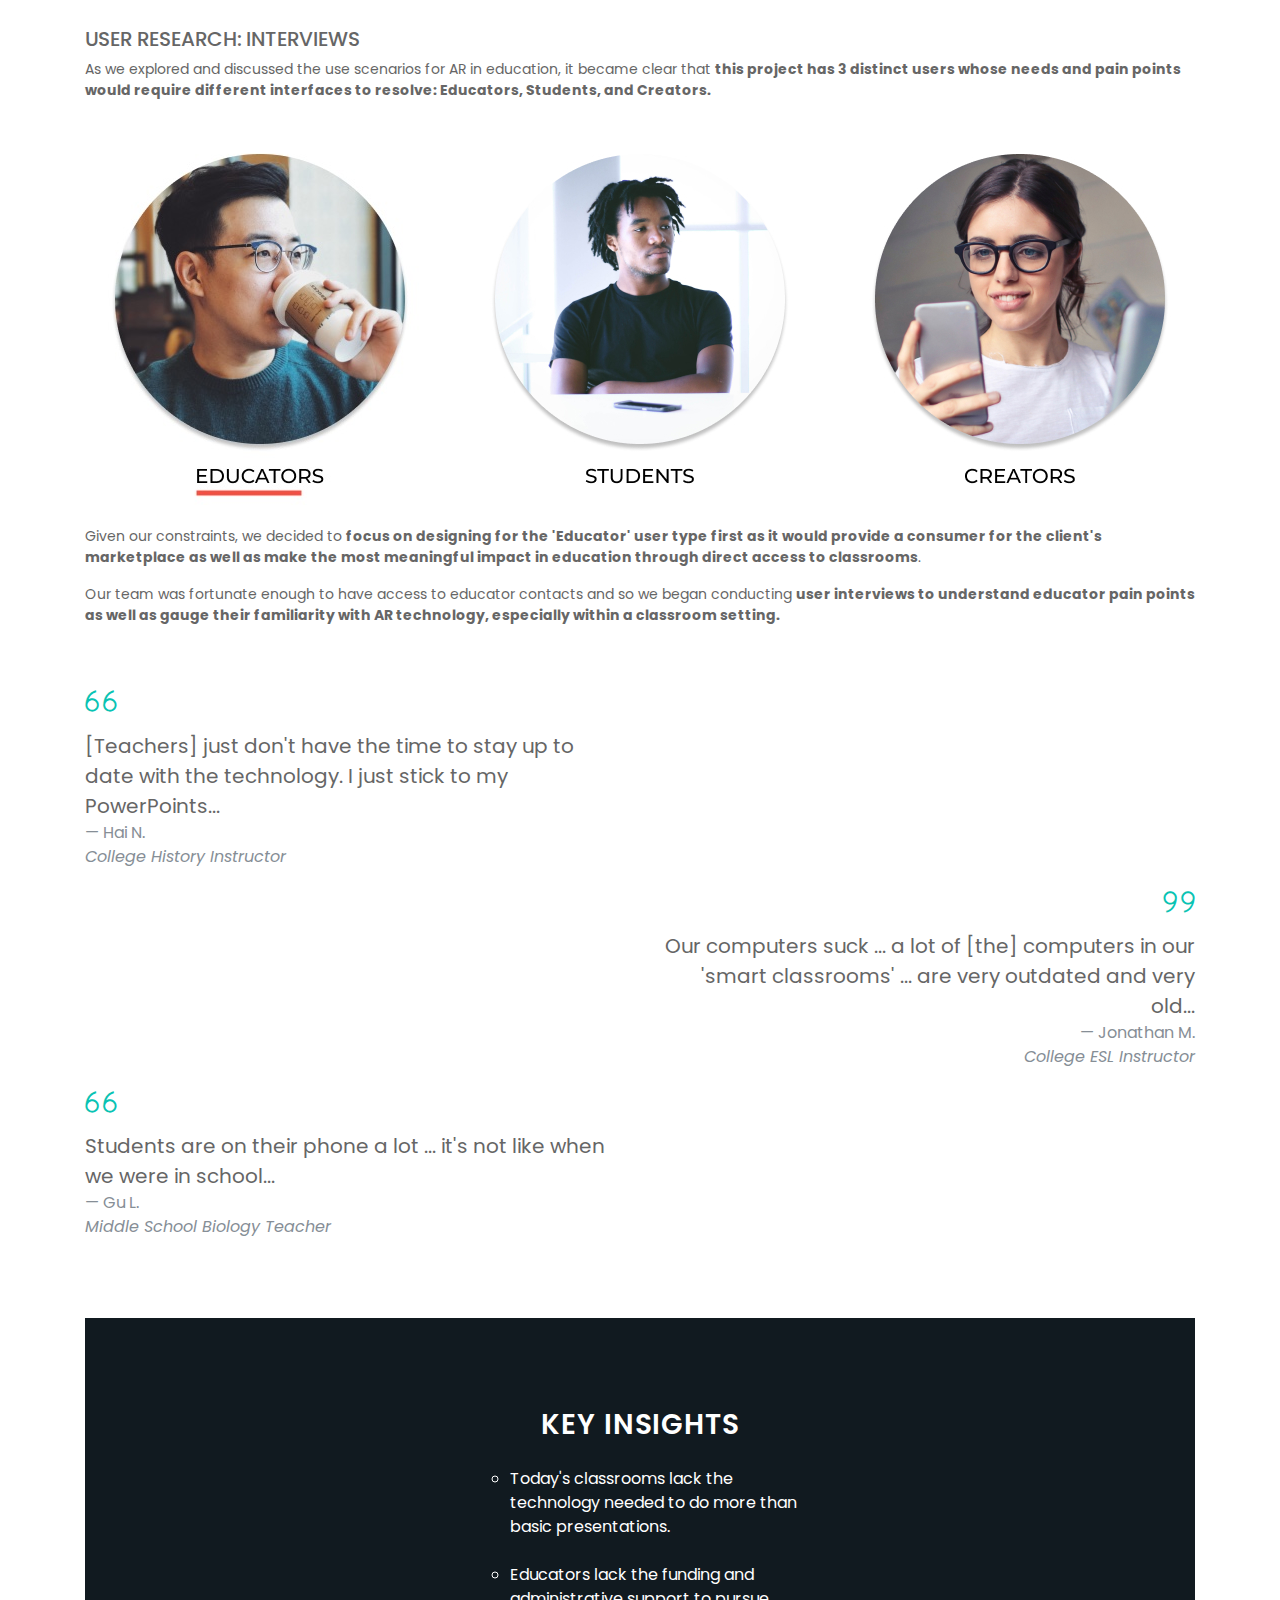
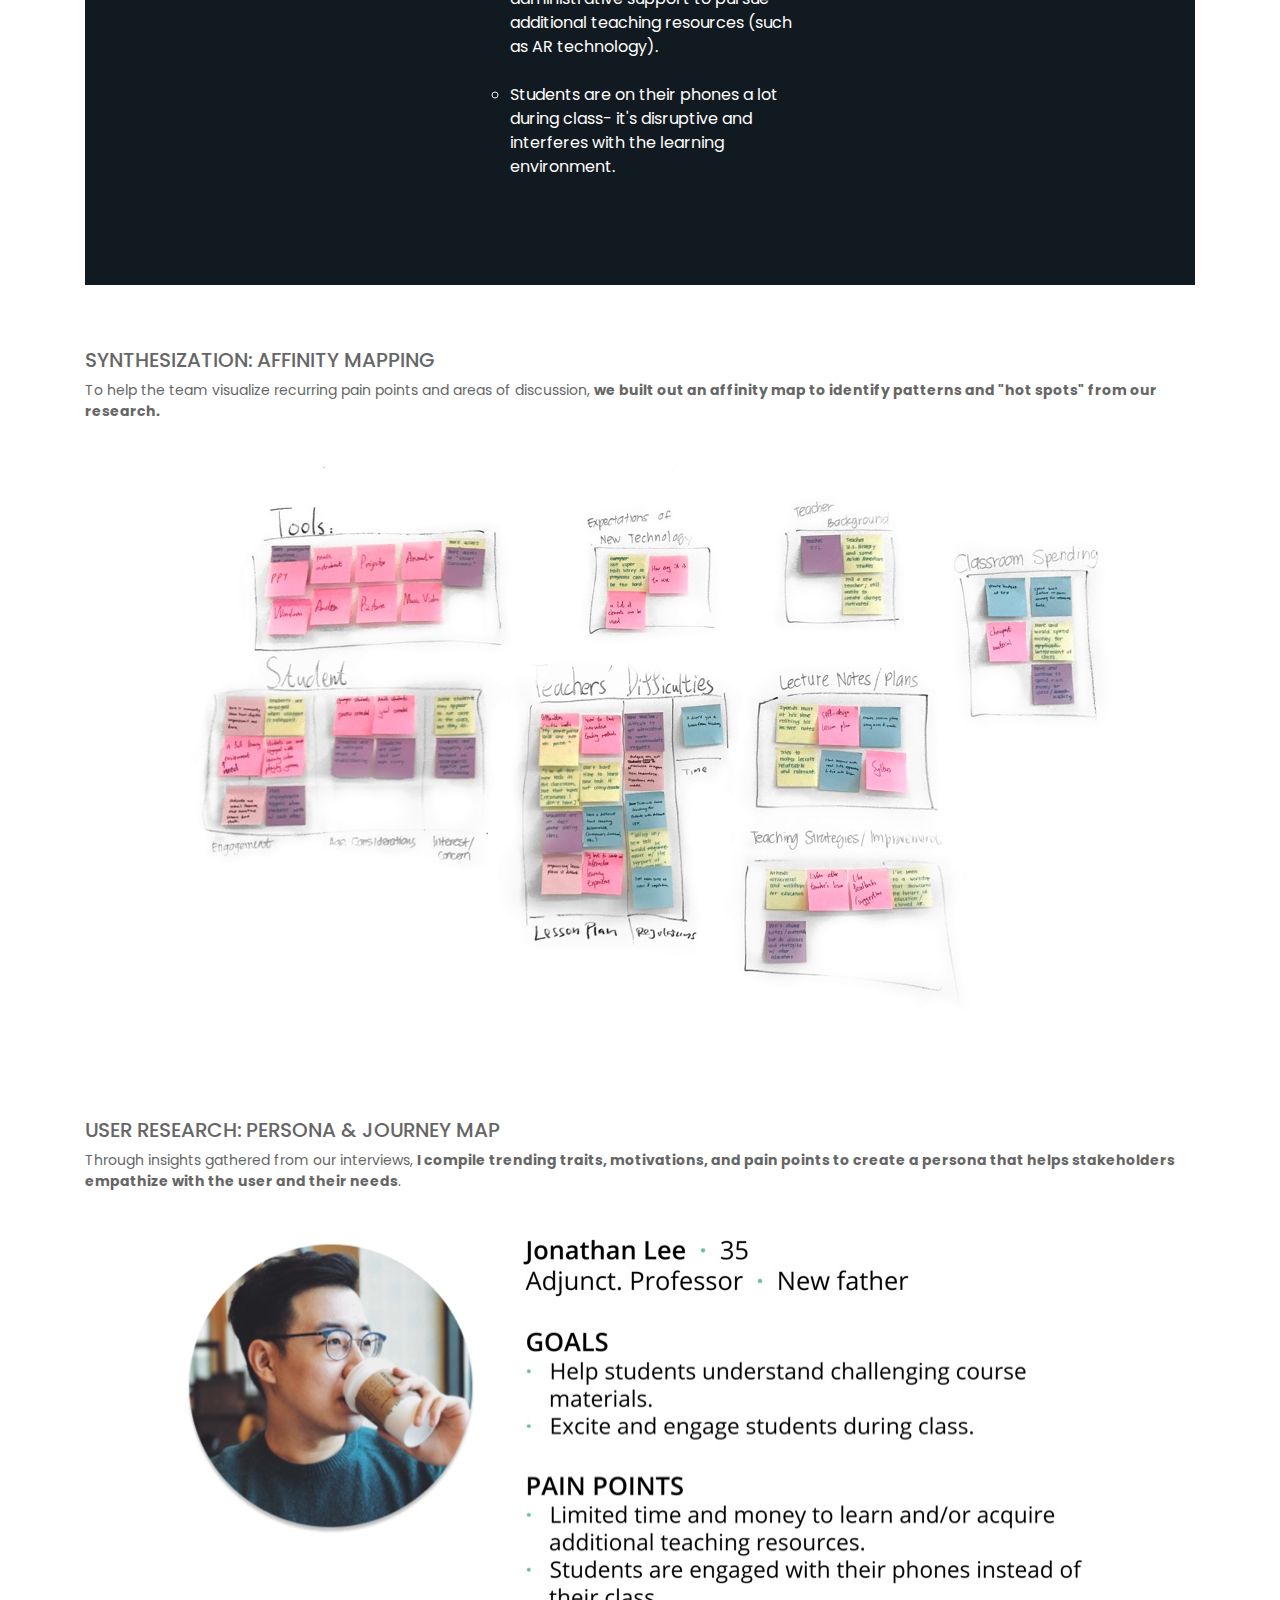
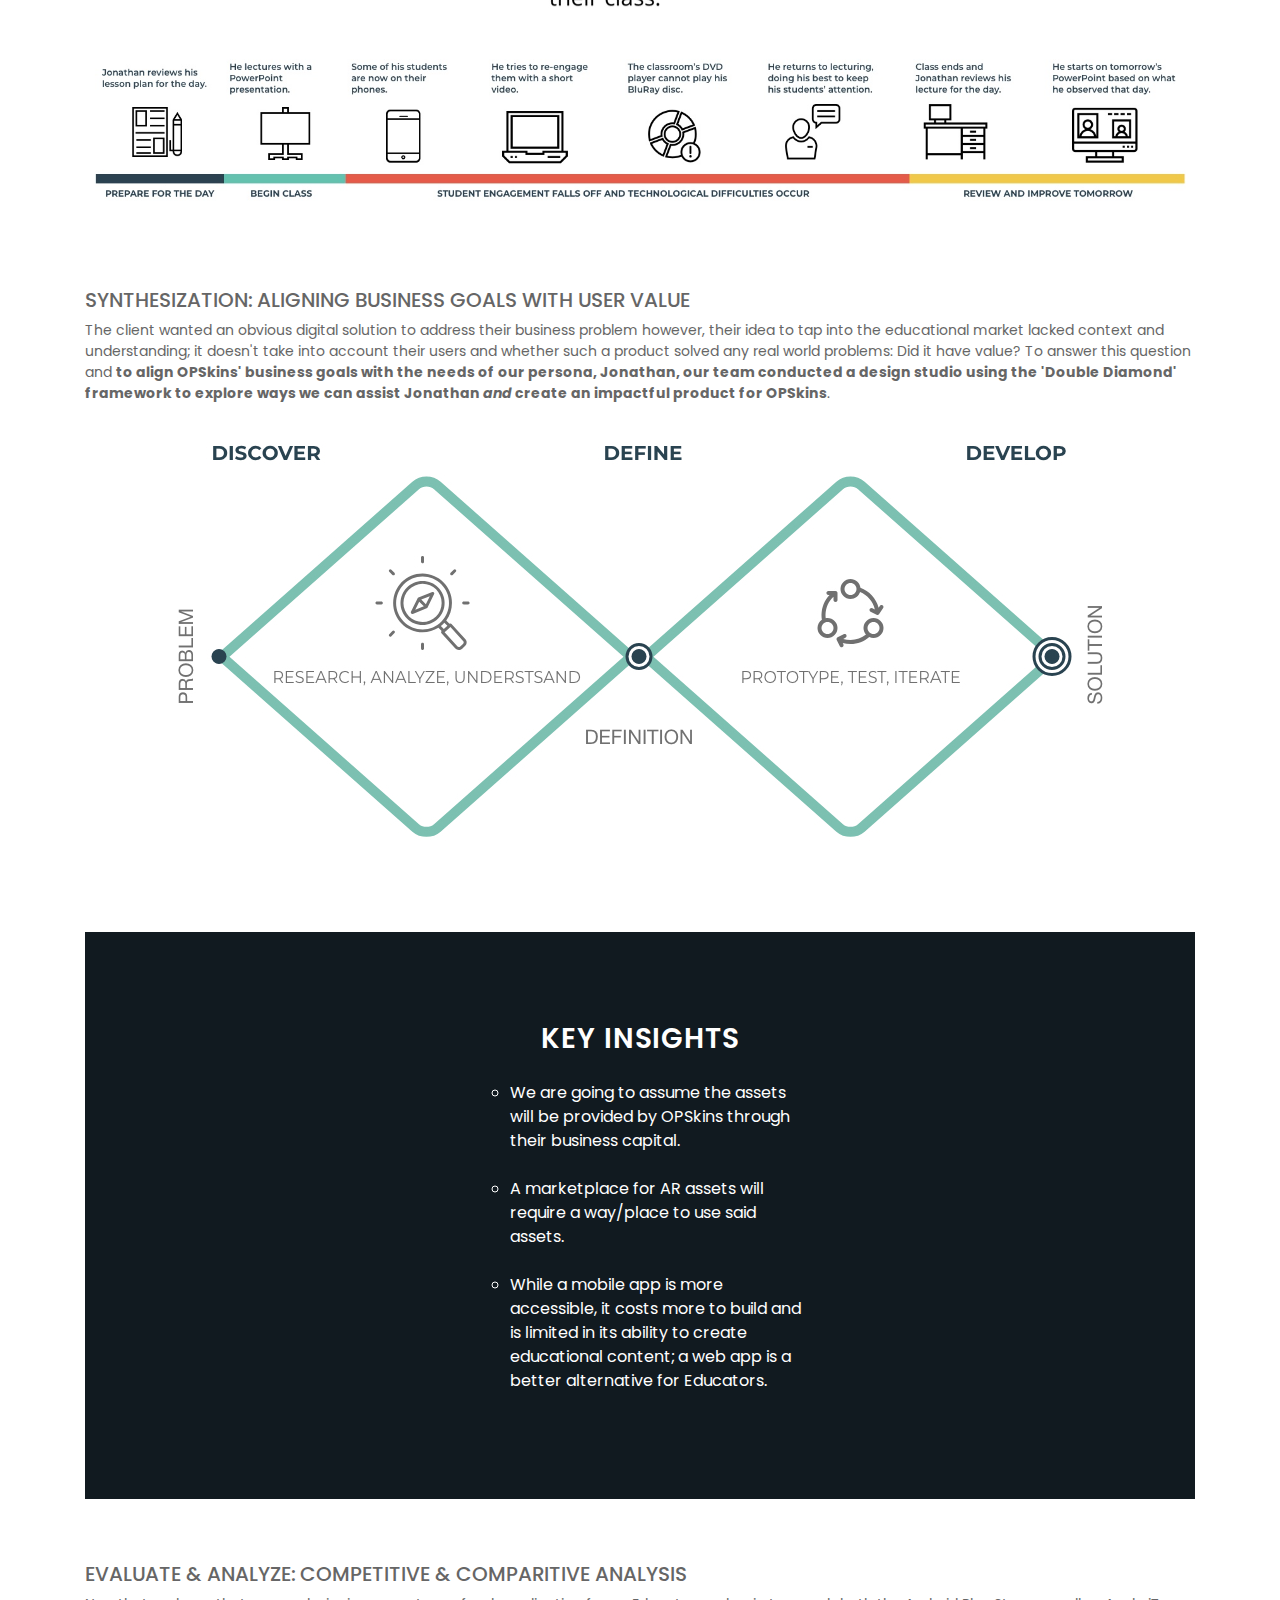
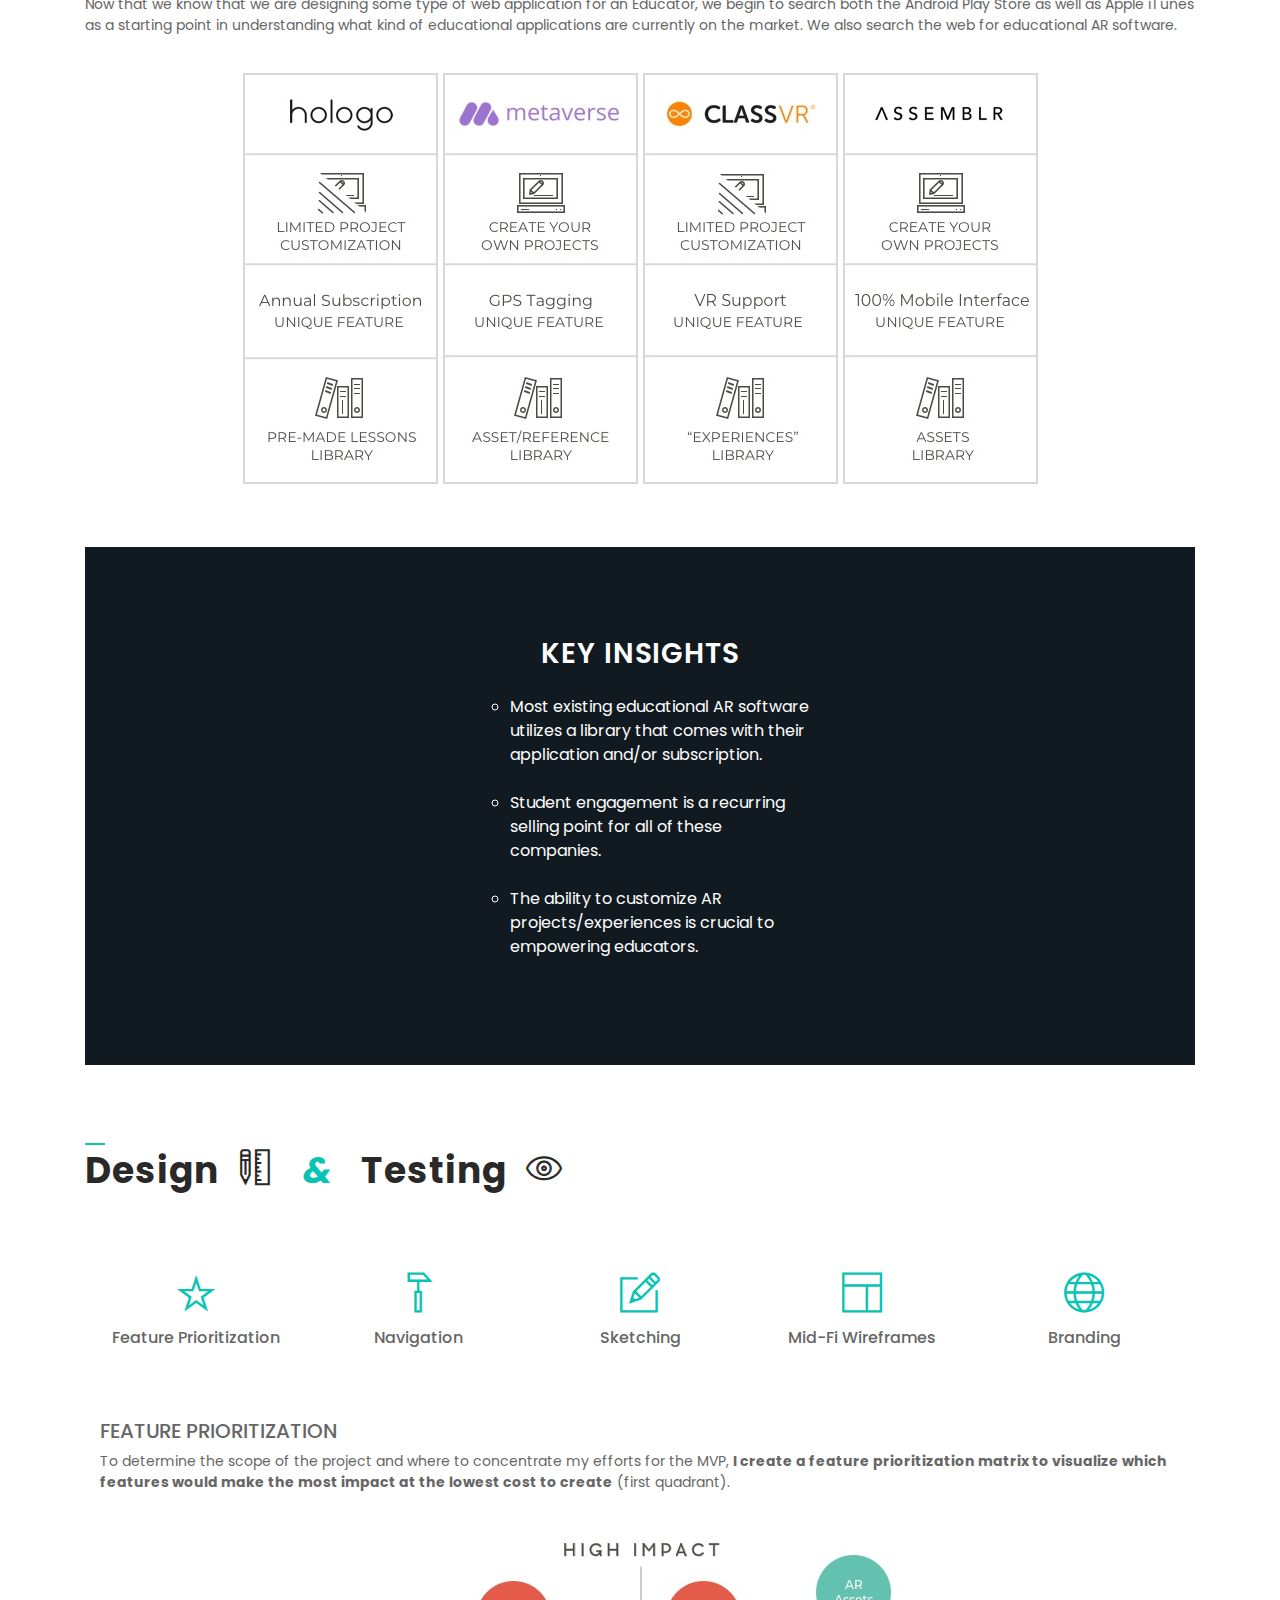
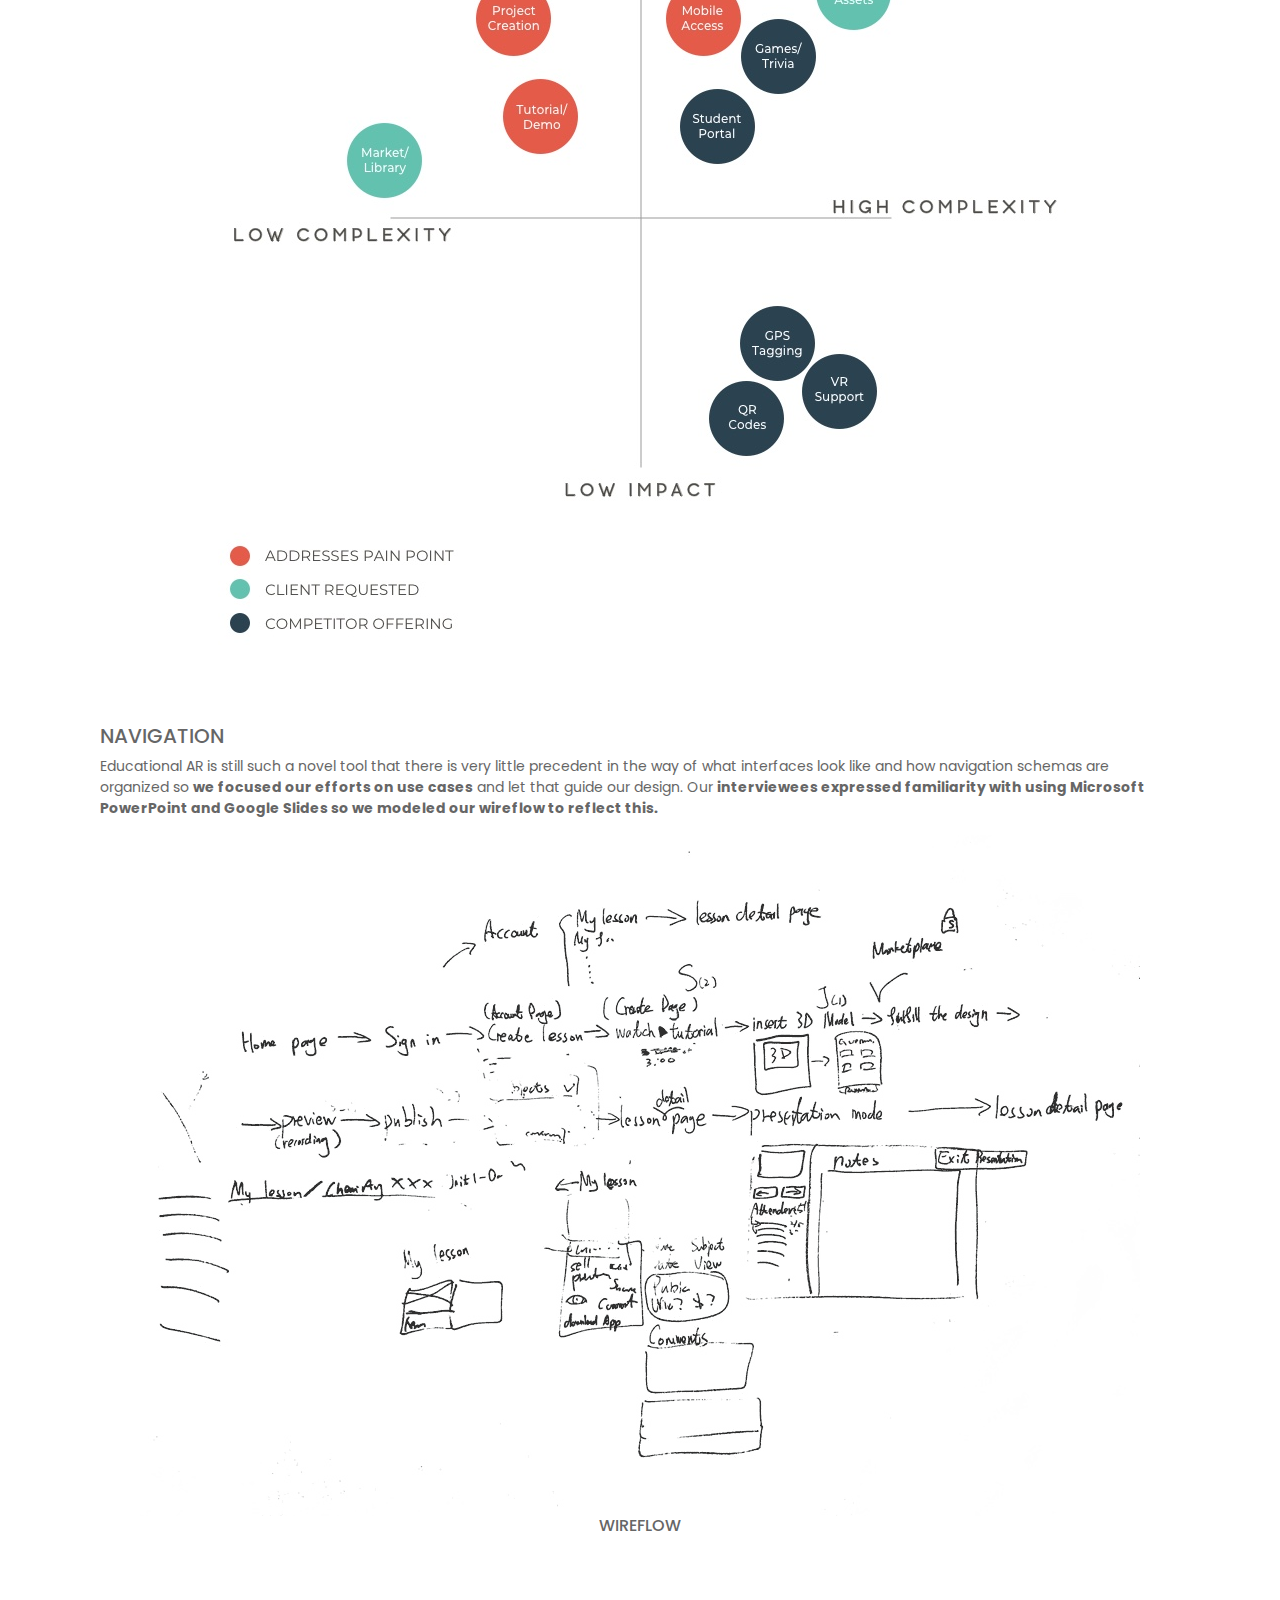
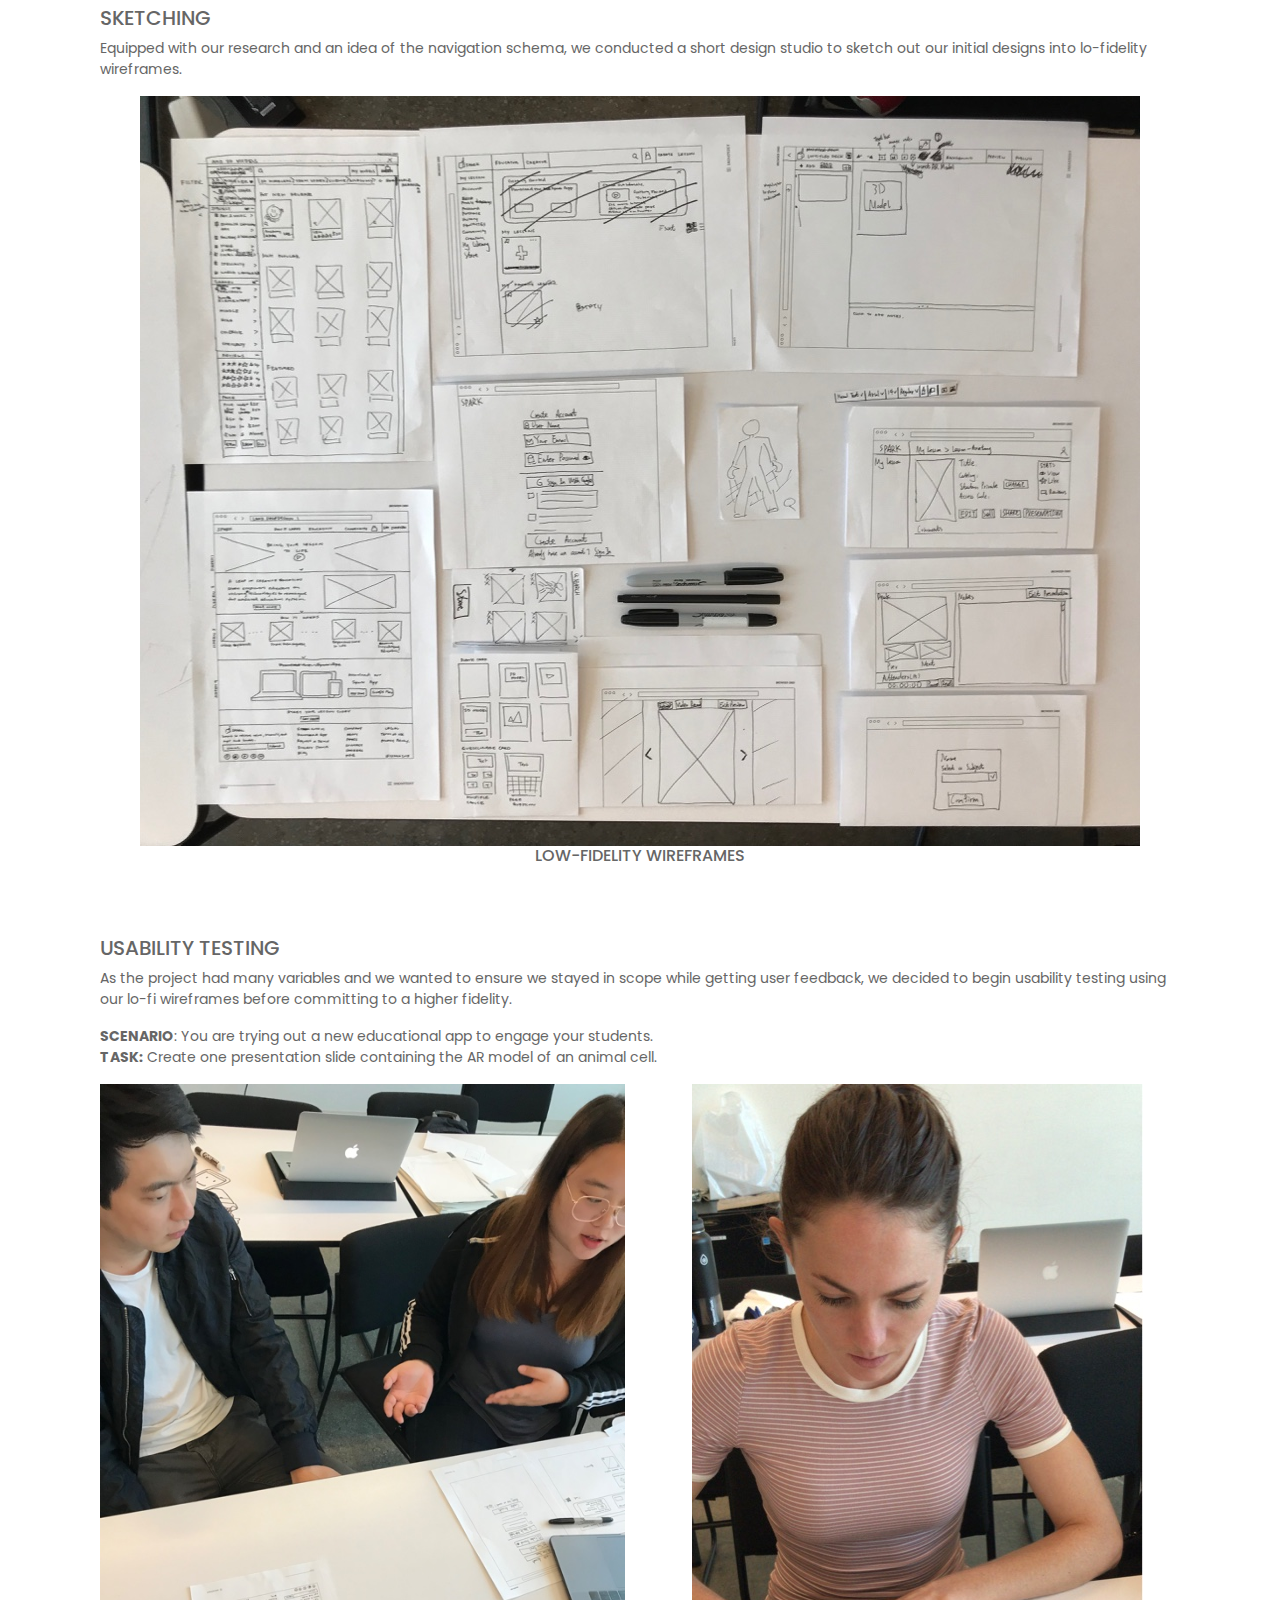
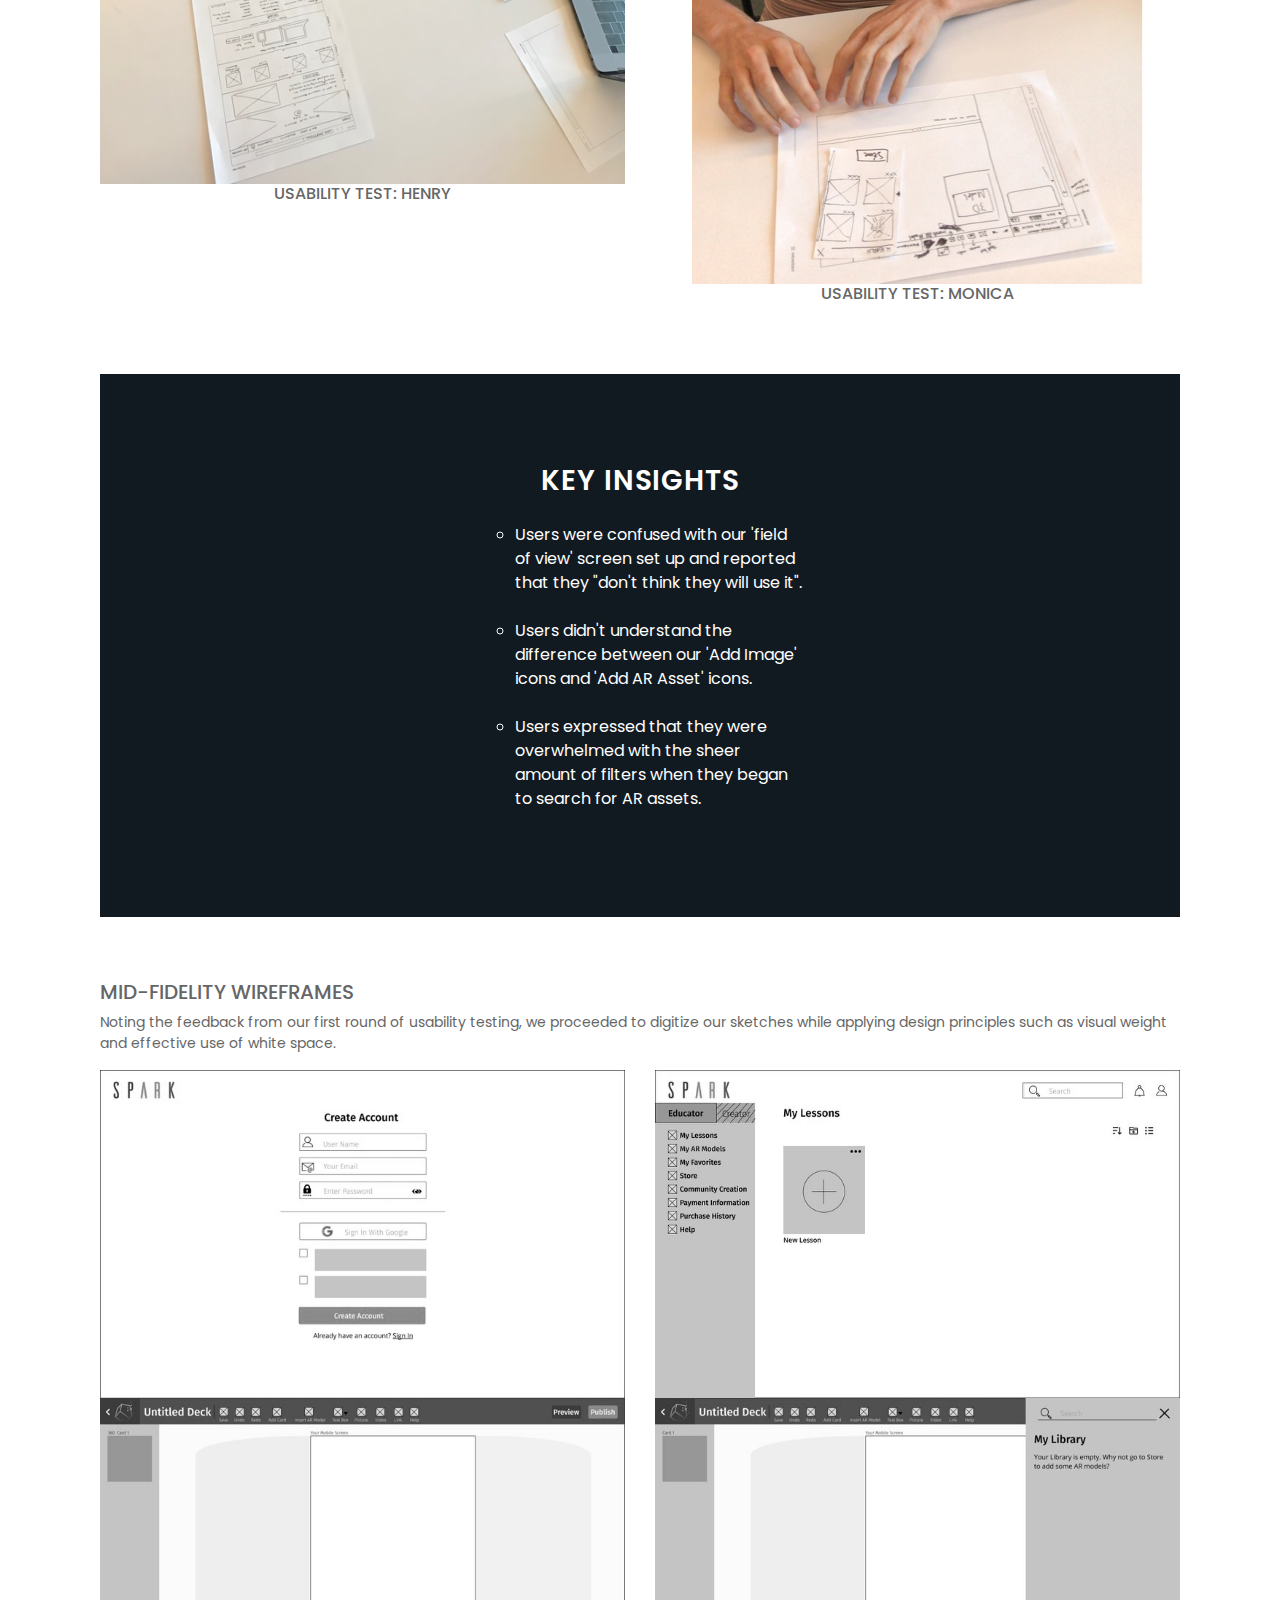
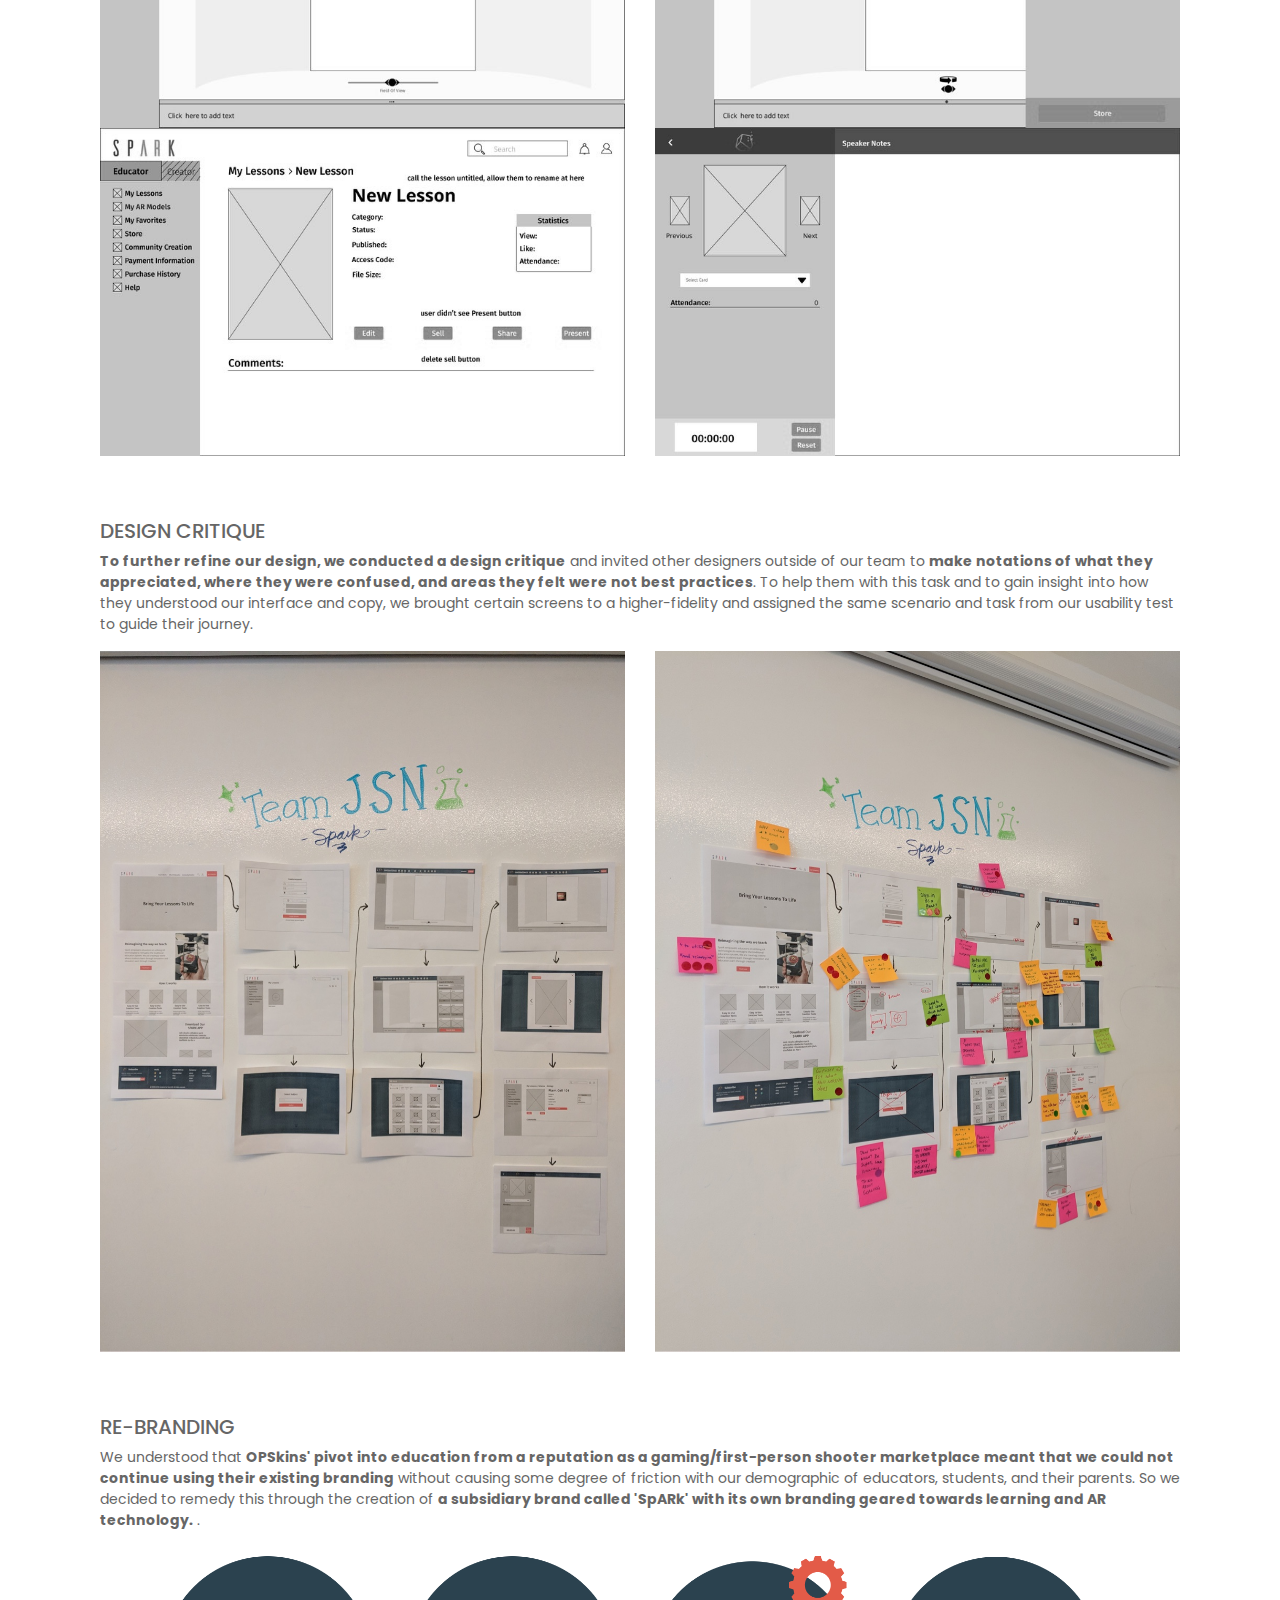
<file: opskins-case-study.html>
<!DOCTYPE html>
<html lang="en">

<head>
  <meta charset="utf-8">
  <meta http-equiv="X-UA-Compatible" content="IE=edge">
  <meta name="viewport" content="width=device-width, initial-scale=1, shrink-to-fit=no">

  <!-- Page Title -->
  <title>Nicole Doan</title>
  <!-- / -->

  <!---Font Icon-->
  <link href="static/plugin/font-awesome/css/fontawesome-all.min.css" rel="stylesheet">
  <link href="static/plugin/themify-icons/themify-icons.css" rel="stylesheet">
  <!-- / -->

  <!-- Plugin CSS -->
  <link href="static/plugin/bootstrap/css/bootstrap.min.css" rel="stylesheet">
  <link href="static/plugin/owl-carousel/css/owl.carousel.min.css" rel="stylesheet">
  <link href="static/plugin/magnific/magnific-popup.css" rel="stylesheet">
  <!-- / -->

  <!-- Theme Style -->
  <link href="static/css/styles.css" rel="stylesheet">
  <link href="static/css/color/default.css" rel="stylesheet" id="color_theme">
  <!-- / -->

  <!-- Favicon -->
  <link rel="icon" href="favicon.ico" />
  <!-- / -->
</head>

<!-- Body Start -->
<body data-spy="scroll" data-target="#navbarKeira" data-offset="98">

  <!-- Loader -->
  <div id="loading">
    <div class="load-circle"><span class="one"></span></div>
  </div>
  <!--  Loader End -->

  <!-- Header -->
  <header>
    <nav class="navbar header-nav-01 fixed-top navbar-expand-lg">
      <div class="container-fluid">
        <!-- Brand -->
        <a class="navbar-brand" href="index.html">Nicole Doan<span class="theme-bg"></span></a>
        <!-- / -->

        <!-- Mobile Toggle -->
        <button class="navbar-toggler" type="button" data-toggle="collapse" data-target="#navbarKeira" aria-controls="navbarKeira" aria-expanded="false" aria-label="Toggle navigation">
            <span></span>
            <span></span>
            <span></span>
        </button>
        <!-- / -->

        <!-- Top Menu -->
        <div class="collapse navbar-collapse justify-content-end" id="navbarKeira">
          <ul class="navbar-nav m-auto">
            <li><a class="nav-link active" href="index.html">Home</a></li>
            <li><a class="nav-link" href="https://nicolendoan.com/#portfolio">Portfolio</a></li>
            <li><a class="nav-link" href="https://nicolendoan.com/#aboutme">About Me</a></li>          
          </ul>
          <ul class="social-icons">
            <li><a href="https://www.linkedin.com/in/nicoledoan/"><i class="fab ti-linkedin"></i></a></li>
            <li><a href="mailto:doan.nicole@gmail.com"><i class="fab ti-email"></i></a></li>
          </ul>
        </div>
        <!-- / -->

      </div><!-- Container -->
    </nav> <!-- Navbar -->
  </header>
  <!-- Header End -->
  
  <!-- main -->
  <main>

    <!-- Home Banner -->
    <section id="home" class="home-banner-01 bg-no-repeat bg-cover bg-fixed home-bg" style="background-image: url(static/img/opskins-mock-up-dark.jpg);">
      <div class="container">
        <div class="row full-screen align-items-center">
          <div class="col-12 col-md-12 text-center">
            <div class="home-text">
              <h5>SpARk by OPSkins</h5>
              <p>Educational <span class="theme-bg">Web & Mobile App Design</span></p>
              <br>
              <div class="row">
                  <div class="col-12 col-lg-6 text-right">  
                      <div class="btn-bar">
                          <a href="https://projects.invisionapp.com/share/R3MZCM4NQ2D#/screens/308829311_Landing_Page" target="_blank" class="m-btn m-btn-theme">VIEW WEB PROTOTYPE</a>
                      </div>
                  </div>
                  <div class="col-12 col-lg-6 text-left">  
                      <div class="btn-bar">
                          <a href="https://invis.io/D8SUABDYS4J" target="_blank" class="m-btn m-btn-theme">VIEW MOBILE PROTOTYPE</a>
                      </div>
                  </div>
              </div>

            </div> <!-- home-text-center -->
          </div> <!-- col -->
        </div> <!-- row -->
      </div>
    </section>
    <!-- Home Banner End -->

    <!-- BRIEF -->
    <br><br>
    <div class="container">
      <div class="row">
          <div class="section-title">
            <label class="theme-after"></label>
            <h2>The Brief</h2>
            <p class="text-center">Brand and product pivot to bring existing infrastructure into education.
            <!--<br><i>This project is not affiliated with OPSkins. The following work is a conceptual exercise to educate and refine UX/UI skills.</i>-->
            </p>
          </div>
      </div>


      <div class="row">
          <div class="col-12 col-md-6">
              <div class="section-title">
                <p>OPSkins (at the time of this writing) is an online 3rd-party marketplace that sells digital assets for various first-person shooter games 
                  in the form of 'skins'. Skins are vanity assets that act as a way to visually-customize one's appearances in-game. Following pressure from 
                  Valve (the parent company for one of the games served by OPSkins) to cease and desist, OPSkins is now looking for alternative ways to stay 
                  in business and use their marketplace infrastructure by expanding into educational AR (augmented reality).
                </p>
              </div>
          </div>
      
          <div class="col-12 col-md-6">
            <img src="static/img/opskins-logo-black.png" class="img-fluid" title="" alt="">
          </div>
      </div><!-- row -->
           
<!-- Divider -->
<hr>

      <div class="row">
          <div class="col">
              <h6>THE CHALLENGE</h6>
                  <p>Re-brand and design a new AR (augmented reality) product for use in education using client's existing marketplace infrastructure.</p>
          </div>
                  
          <div class="col">
              <h6>THE SOLUTION</h6>
                  <p>A web app uniting the familiar visual cues from presentation software such as MS PowerPoint and OPSkins' existing marketplace infrastructure.</p>
          </div>
      </div><!-- row -->

<!-- Divider -->
<hr>

      <div class="row">
          <div class="col">
            <h6>THE PROCESS</h6>
          </div>
      </div>

      <div class="row">
          <div class="col">
              <p>On this project, <b>I was able to complete the UX process through Step 5</b>, going back and reiterating on an earlier design to incorporate branding and other usability 
                adjustments.</p>
          </div>
      </div>

<br>

    <!-- UX Process -->
    <div class="container">
        <div class="row">
            <div class="col">
                <div class="text-center text-dark icon-block">
                  <h2 class="black-text"><i class="icon ti-search"></i></h2>
                  <h6>Step 1: RESEARCH</h6>
                </div>
            </div>
        
            <div class="col">
                <div class="text-center text-dark icon-block">
                  <h2 class="black-text"><i class="icon ti-ruler-pencil"></i></h2>
                  <h6>Step 2: DESIGN</h6>
                </div>
            </div>
        
            <div class="col">
                <div class="text-center text-dark icon-block">
                  <h2 class="black-text"><i class="icon ti-layers-alt"></i></h2>
                  <h6>Step 3: PROTOTYPE</h6>
                </div>
            </div>
            
            <div class="col">
                <div class="text-center text-dark icon-block">
                  <h2 class="grey-text"><i class="ti-paint-bucket"></i></h2>
                  <h6>Step 4: TEST</h6>
                </div>
            </div>

            <div class="col">
                <div class="text-center text-dark icon-block">
                  <h2><i class="icon ti-reload"></i></h2>
                  <h6>Step 5: ITERATE</h6>
                </div>
            </div>
        </div><!-- row -->
    </div><!-- container -->
  <!-- UX Process End -->

<br>

      <div class="row">
          <div class="col">
              <b>My Role & Responsibilities</b>
              <p>Lead Researcher, C&C analysis, SWOT analysis, personas, user flow, card sorting, paper prototype, branding, high-fidelity InvisionApp prototype</p>
          </div>
      </div>

      <div class="row">
          <div class="col">
              <b>Conditions</b>
              <p>2 weeks at General Assembly</p>
          </div>
      </div>

      <div class="row">
          <div class="col">
              <b>Tools</b>
              <p>Figma, SketchApp, InvisionApp, Google Drive, LucidChart, MS PowerPoint, whiteboard, markers, Post-It notes</p>
          </div>
      </div>

<br>
<br>
      
    </div><!-- container -->      
    <!-- BRIEF END -->


  <!-- RESEARCH -->
  <div class="container">
    <div class="row">
        <div class="section-title">
          <label class="theme-after"></label>
          <h2>Research &ensp;<i class="icon ti-search"></i></h2>
          <!-- <p>One of the key features of practicing good UX Design is distilling meaningful data and insights to synthesize stakeholder understandings with actionable metrics derived from 
            a user-centered research approach.-->
          </p>
        </div>
    </div>

    <div class="row">
        <div class="col">
            <div class="text-center icon-block">
              <h1 class="black-text"><i class="theme-color ti-layout-tab-window"></i></h1>
              <h6>Evaluate & Analyze</h6>
            </div>
        </div>
    
        <div class="col">
            <div class="text-center icon-block">
              <h1 class="black-text"><i class="theme-color ti-user"></i></h1>
              <h6>User Research</h6>
            </div>
        </div>

        <div class="col">
          <div class="text-center icon-block">
            <h1 class="black-text"><i class="theme-color ti-comments"></i></h1>
            <h6>Synthesization</h6>
          </div>
        </div>
    
        <div class="col">
            <div class="text-center icon-block">
              <h1 class="black-text"><i class="theme-color ti-id-badge"></i></h1>
              <h6>Personas</h6>
            </div>
        </div>

        <div class="col">
            <div class="text-center icon-block">
              <h1 class="black-text"><i class="theme-color ti-map-alt"></i></h1>
              <h6>Journey Map</h6>
            </div>
        </div>

    </div>

    <br>
    <br>
    <br>
  
  
    <!-- SWOT Analysis -->
    <div class="row">
        <div class="col-12">
            <h5>EVALUATE & ANALYZE: SWOT ANALYSIS</h5>
            <p>For OPSkins to make such a major business decision to pivot into education, our team decided that <b>a SWOT analyis was 
              an appropriate first step to to understand their business and its health, leveraging the information to better inform our design</b>.
            </p>
        </div>
    </div>

    <br>
    
    <div class="col-12">
      <img src="static/img/opskins-swot-analysis.jpg" class="img-fluid" title="SWOT Analysis of OPSkins" alt="swot analysis">
    </div>

    <br>
    <br>
    <br>
    <!-- END SWOT Analysis -->


  <!-- SWOT Key Insights -->
  <section class="section callto-action-section bg-no-repeat bg-cover bg-center-center home-bg" style="background-color: #2B4251;">
      <div class="container">
        <h3 class="text-center">Key Insights</h3>
      
        <div class="row">
            <div class="col-12 col-lg-4">
            </div>

            <div class="col-12 col-lg-4">
                <ul class="a">
                    <li>OPSkins has brand recognition as a dealer in digital assets.</li>
                    <br>
                    <li>They have the business capital to be able to further invest into their marketplace framework.</li>
                    <br>
                    <li>AR in education is a relatively new concept and has a lot of potential.</li>
                </ul>
            </div>

            <div class="col-12 col-lg-4">
            </div>
        </div>

      </div>   

  </section>

    <br>
    <br>
    <br>
  <!-- END SWOT Key Insights -->

    
    <!-- User Research: Interviews -->
    <div class="row">
        <div class="col-12">
            <h5>USER RESEARCH: INTERVIEWS</h5>
            <p>As we explored and discussed the use scenarios for AR in education, it became clear that <b>this project has 3 distinct users whose needs and
              pain points would require different interfaces to resolve: Educators, Students, and Creators.</b></p>
              
             <br>

              <div class="row">
                  <div class="col-12 col-lg-4 text-center">  
                    <img src="static/img/opskins-educators.jpg" class="img-fluid" title="" alt="Educator Users">
                  </div>
                  <div class="col-12 col-lg-4 text-center">  
                      <img src="static/img/opskins-students.jpg" class="img-fluid" title="" alt="Student Users">
                  </div>
                  <div class="col-12 col-lg-4 text-center">  
                    <img src="static/img/opskins-creators.jpg" class="img-fluid" title="" alt="Creator Users">
                  </div>
                </div>
              
              <br>
  
  <!-- User Research: User Interviews -->
              <p>Given our constraints, we decided to <b>focus on designing for the 'Educator' user 
              type first as it would provide a consumer for the client's marketplace as well as make the most meaningful impact in education through direct 
              access to classrooms</b>.</p>
              
            <p>Our team was fortunate enough to have access to educator contacts and so we began conducting <b>user interviews to understand educator pain 
              points as well as gauge their familiarity with AR technology, especially within a classroom setting.</b></p>

              <br>
              <br>

              <blockquote class="blockquote text-left">
                  <h2><i class="theme-color ti-quote-left"></i></h2>
                  <div class="row">
                      <!--<img src="static/img/lette-madoka.jpg" class="img-fluid" title="" alt="madoka's user insight">-->
                      <div class="col-12 col-lg-6">
                        <p class="mb-0">[Teachers] just don't have the time to stay up to date with the technology. I just stick to my PowerPoints...
                        </p>
                      </div>
                  </div>
                  <footer class="blockquote-footer">Hai N.
                    <br><cite title="Source Title">College History Instructor</cite>
                  </footer>
              </blockquote>
              
              <blockquote class="blockquote text-right">
                  <h2><i class="theme-color ti-quote-right"></i></h2>
                  <div class="row">
                      <!--<img src="static/img/lette-april.jpg" class="img-fluid" title="" alt="april's user insight">-->
                      <div class="col-12 col-lg-6">
                      </div>

                      <div class="col-12 col-lg-6">
                        <p class="mb-0">Our computers suck ... a lot of [the] computers in our 'smart classrooms' ... are very outdated and very old...
                        </p>
                      </div>
                  </div>
                  <footer class="blockquote-footer">Jonathan M.
                    <br><cite title="Source Title">College ESL Instructor</cite>
                  </footer>
              </blockquote>
              
              <blockquote class="blockquote text-left">
                  <h2><i class="theme-color ti-quote-left"></i></h2>
                  <div class="row">
                      <!--<img src="static/img/lette-nikki.jpg" class="img-fluid" title="" alt="nikki's user insight">-->
                      <div class="col-12 col-lg-6">
                        <p class="mb-0">Students are on their phone a lot ... it's not like when we were in school...
                        </p>
                      </div>
                  </div>
                  <footer class="blockquote-footer">Gu L.
                    <br><cite title="Source Title">Middle School Biology Teacher</cite>
                  </footer>
              </blockquote>

    <br>
    <br>
    <br>
    <!-- END User Research: Interviews -->



    <!-- Interviews Key Insights -->
  <section class="section callto-action-section bg-no-repeat bg-cover bg-center-center home-bg" style="background-color: #2B4251;">
      <div class="container">
        <h3 class="text-center">Key Insights</h3>
      
        <div class="row">
            <div class="col-12 col-lg-4">
            </div>

            <div class="col-12 col-lg-4">
                <ul class="a">
                    <li>Today's classrooms lack the technology needed to do more than basic presentations.</li>
                    <br>
                    <li>Educators lack the funding and administrative support to pursue additional teaching resources (such as AR technology).</li>
                    <br>
                    <li>Students are on their phones a lot during class- it's disruptive and interferes with the learning environment.</li>
                </ul>
            </div>

            <div class="col-12 col-lg-4">
            </div>
        </div>

      </div>   

  </section>

    <br>
    <br>
    <br>
    <!-- END Interviews Key Insights -->


    <!-- Synthesization: Affinity Mapping -->
    <div class="row">
        <div class="col-12">
            <h5>SYNTHESIZATION: AFFINITY MAPPING</h5>
            <p>To help the team visualize recurring pain points and areas of discussion, <b>we built out an affinity map to identify patterns and "hot spots" 
              from our research.</b>
            </p>
        </div>
    </div>
    
    <div class="col-12">
      <img src="static/img/opskins-affinity-map.jpg" class="img-fluid" title="Affinity Map of Interviews" alt="affinity map">
    </div>

    <br>
    <br>
    <br>
    <!-- END Synthesization: Affinity Mapping -->


    <!-- Persona & Journey Map -->
<div class="row">
    <div class="col-12">
        <h5>USER RESEARCH: PERSONA & JOURNEY MAP</h5>
            <p>Through insights gathered from our interviews, <b>I compile trending traits, motivations, and pain points to create a persona that helps stakeholders empathize with the user 
              and their needs</b>.</p>
    </div>
  </div>
  
  <div class="row">
    <div class="col-12 text-center">  
      <img src="static/img/opskins-persona.jpg" class="img-fluid" title="" alt="persona">
    </div>

    <div class="col-12 text-center">  
      <img src="static/img/opskins-journey-map.jpg" class="img-fluid" title="" alt="journey map">
    </div>
  </div>
  
  <br>
  <br>
  <br>
  <!-- End Persona & Journey Map -->


  <!-- Aligning Business Goals -->
  <div class="row">
      <div class="col-12">
          <h5>SYNTHESIZATION: ALIGNING BUSINESS GOALS WITH USER VALUE</h5>
          <p>The client wanted an obvious digital solution to address their business problem however, their idea to tap into the educational market lacked 
            context and understanding; it doesn't take into account their users and whether such a product solved any real world problems: Did it have 
            value? 
            
            To answer this question and <b>to align OPSkins' business goals with the needs of our persona, Jonathan, our team conducted a design studio using the 
            'Double Diamond' framework to explore ways we can assist Jonathan <i>and</i> create an impactful product for OPSkins</b>.</p>
      </div>
  </div>

<br>

  <div class="col-12">
      <img src="static/img/opskins-double-diamond.jpg" class="img-fluid" title="Double Diamond Framework for OPSkins" alt="double diamond framework">
  </div>

  <br>
  <br>
  <br>
  <!-- END Aligning Business Goals -->


    <!-- Synthesization Key Insights -->
    <section class="section callto-action-section bg-no-repeat bg-cover bg-center-center home-bg" style="background-color: #2B4251;">
        <div class="container">
          <h3 class="text-center">Key Insights</h3>
        
          <div class="row">
              <div class="col-12 col-lg-4">
              </div>
  
              <div class="col-12 col-lg-4">
                  <ul class="a">
                      <li>We are going to assume the assets will be provided by OPSkins through their business capital.</li>
                      <br>
                      <li>A marketplace for AR assets will require a way/place to use said assets.</li>
                      <br>
                      <li>While a mobile app is more accessible, it costs more to build and is limited in its ability to create educational content;
                        a web app is a better alternative for Educators.
                      </li>
                  </ul>
              </div>
  
              <div class="col-12 col-lg-4">
              </div>
          </div>
  
        </div>   
  
    </section>
  
      <br>
      <br>
      <br>
      <!-- END Synthesization Key Insights -->


      <!-- Evaluate & Analyze: C&C Analysis -->
      <div class="row">
          <div class="col-12">
              <h5>EVALUATE & ANALYZE: COMPETITIVE & COMPARITIVE ANALYSIS</h5>
              <p>Now that we know that we are designing some type of web application for an Educator, we begin to search both the Android Play Store as 
                well as Apple iTunes as a starting point in understanding what kind of educational applications are currently on the market. We also 
                search the web for educational AR software.</p>
          </div>
      </div>
      
      <br>
      
      <div class="col-12">
        <img src="static/img/opskins-cc-analysis.jpg" class="img-fluid" title="C&C Analysis of OPSkins" alt="c&c analysis">
      </div>
  
      <br>
      <br>
      <br>
      <!-- END Evaluate & Analyze: C&C Analysis -->


    <!-- C&C Key Insights -->
    <section class="section callto-action-section bg-no-repeat bg-cover bg-center-center home-bg" style="background-color: #2B4251;">
        <div class="container">
          <h3 class="text-center">Key Insights</h3>
        
          <div class="row">
              <div class="col-12 col-lg-4">
              </div>
  
              <div class="col-12 col-lg-4">
                  <ul class="a">
                      <li>Most existing educational AR software utilizes a library that comes with their application and/or subscription.</li>
                      <br>
                      <li>Student engagement is a recurring selling point for all of these companies.</li>
                      <br>
                      <li>The ability to customize AR projects/experiences is crucial to empowering educators.
                      </li>
                  </ul>
              </div>
  
              <div class="col-12 col-lg-4">
              </div>
          </div>
  
        </div>   
  
    </section>
  
      <br>
      <br>
      <br>
      <!-- END C&C Key Insights -->

<!-- END RESEARCH-->


  <!-- DESIGN -->
  <div class="container">
      <div class="row">
          <div class="section-title">
            <label class="theme-after"></label>
            <h2>Design&ensp;<i class="ti-ruler-pencil"></i>&ensp; <i class="theme-color">&</i>&ensp; Testing&ensp;<i class="ti-eye"></i></h2>
          </div>
      </div>
  
      <div class="row">
          <div class="col">
              <div class="text-center icon-block">
                <h1 class="black-text"><i class="theme-color ti-star"></i></h1>
                <h6>Feature Prioritization</h6>
              </div>
          </div>
          
          <div class="col">
              <div class="text-center icon-block">
                <h1 class="black-text"><i class="theme-color ti-hummer"></i></h1>
                <h6>Navigation</h6>
              </div>
          </div>
      
          <div class="col">
              <div class="text-center icon-block">
                <h1 class="black-text"><i class="theme-color ti-pencil-alt"></i></h1>
                <h6>Sketching</h6>
              </div>
          </div>
      
          <div class="col">
              <div class="text-center icon-block">
                <h1 class="black-text"><i class="theme-color ti-layout"></i></h1>
                <h6>Mid-Fi Wireframes</h6>
              </div>
          </div>
  
          <div class="col">
              <div class="text-center icon-block">
                <h1 class="black-text"><i class="theme-color ti-world"></i></h1>
                <h6>Branding</h6>
              </div>
          </div>
      </div>
  
      <br>
      <br>
      <br>


      <div class="row">
        <div class="col-12">
            <h5>FEATURE PRIORITIZATION</h5>
            <p>To determine the scope of the project and where to concentrate my efforts for the MVP, <b>I create a feature prioritization matrix to visualize which features would make the 
              most impact at the lowest cost to create</b> (first quadrant).</p>
        </div>
      </div>
    
        <div class="col-12">
          <img src="static/img/opskins-mvp-matrix.jpg" class="img-fluid" title="Feature Prioritization for 'Lette'" alt="mvp matrix">
        </div>

<br>
<br>
<br>

      <div class="row">
        <div class="col-12">
            <h5>NAVIGATION</h5>
            <p>Educational AR is still such a novel tool that there is very little precedent in the way of what interfaces look like and how navigation 
              schemas are organized so <b>we focused our efforts on use cases</b> and let that guide our design. Our <b>interviewees expressed familiarity 
              with using Microsoft PowerPoint and Google Slides so we modeled our wireflow to reflect this.</b></p>
        </div>
      </div>

        <div class="row">
          <div class="col-12 text-center">
            <img src="static/img/opskins-wire-flow.gif" class="img-fluid" title="" alt="wireflow">  
            <h6>WIREFLOW</h6>
          </div>
        </div>

<br>
<br>
<br>


<div class="row">
    <div class="col-12">
        <h5>SKETCHING</h5>
        <p>Equipped with our research and an idea of the navigation schema, we conducted a short design studio to sketch out our initial designs into 
          lo-fidelity wireframes.</p>
    </div>
  </div>

    <div class="row">
      <div class="col-12 text-center">
        <img src="static/img/opskins-lofi-wireframes.JPG" class="img-fluid" title="" alt="lo-fidelity wireframes">  
        <h6>LOW-FIDELITY WIREFRAMES</h6>
      </div>
    </div>

<br>
<br>
<br>


<div class="row">
    <div class="col-12">
        <h5>USABILITY TESTING</h5>
        <p>As the project had many variables and we wanted to ensure we stayed in scope while getting user feedback, we decided to begin usability testing 
          using our lo-fi wireframes before committing to a higher fidelity.</p>

        <p><b>SCENARIO</b>: You are trying out a new educational app to engage your students.
        <br>
        <b>TASK:</b> Create one presentation slide containing the AR model of an animal cell.</p>
    </div>
  </div>

  <div class="row">
      <div class="col-12 col-lg-6 text-center">
        <img src="static/img/opskins-usability-test-henry.jpg" class="img-fluid" title="" alt="usability test with henry">
        <h6>USABILITY TEST: HENRY</h6>
      </div>

      <div class="col-12 col-lg-6 text-center">
        <img src="static/img/opskins-usability-test-monica.jpg" class="img-fluid" title="" alt="usability test with monica">
        <h6>USABILITY TEST: MONICA</h6>
      </div>
  </div>

<br>
<br>
<br>


    <!-- Usability Test Key Insights -->
    <section class="section callto-action-section bg-no-repeat bg-cover bg-center-center home-bg" style="background-color: #2B4251;">
        <div class="container">
          <h3 class="text-center">Key Insights</h3>
        
          <div class="row">
              <div class="col-12 col-lg-4">
              </div>
  
              <div class="col-12 col-lg-4">
                  <ul class="a">
                      <li>Users were confused with our 'field of view' screen set up and reported that they "don't think they will use it".</li>
                      <br>
                      <li>Users didn't understand the difference between our 'Add Image' icons and 'Add AR Asset' icons.</li>
                      <br>
                      <li>Users expressed that they were overwhelmed with the sheer amount of filters when they began to search for AR assets.
                      </li>
                  </ul>
              </div>
  
              <div class="col-12 col-lg-4">
              </div>
          </div>
  
        </div>   
  
    </section>
  
      <br>
      <br>
      <br>
      <!-- END Usability Test Key Insights -->


<div class="row">
    <div class="col-12">
        <h5>MID-FIDELITY WIREFRAMES</h5>
            <p>Noting the feedback from our first round of usability testing, we proceeded to digitize our sketches while applying design principles such 
              as visual weight and effective use of white space.
            </p>
    </div>
  </div>

<div class="row">
    <div class="col-12 col-lg-6">  
      <img src="static/img/opskins-wireframe-1.jpg" class="img-fluid text-center" title="" alt="wireframe 1">
    </div>

    <div class="col-12 col-lg-6">  
      <img src="static/img/opskins-wireframe-2.jpg" class="img-fluid text-center" title="" alt="wireframe 2">
    </div>

    <div class="col-12 col-lg-6">  
      <img src="static/img/opskins-wireframe-3.jpg" class="img-fluid text-center" title="" alt="wireframe 3">
    </div>
  
    <div class="col-12 col-lg-6">  
      <img src="static/img/opskins-wireframe-4.jpg" class="img-fluid text-center" title="" alt="wireframe 4">
    </div>

    <div class="col-12 col-lg-6">  
      <img src="static/img/opskins-wireframe-5.jpg" class="img-fluid text-center" title="" alt="wireframe 5">
    </div>

    <div class="col-12 col-lg-6">  
      <img src="static/img/opskins-wireframe-6.jpg" class="img-fluid text-center" title="" alt="wireframe 6">
    </div>

</div>

<br>
<br>
<br>


<div class="row">
    <div class="col-12">
        <h5>DESIGN CRITIQUE</h5>
        <p><b>To further refine our design, we conducted a design critique</b> and invited other designers outside of our team to <b>make notations of what 
          they appreciated, where they were confused, and areas they felt were not best practices</b>. To help them with this task and to gain insight 
          into how they understood our interface and copy, we brought certain screens to a higher-fidelity and assigned the same scenario and task from 
          our usability test to guide their journey.
        </p>
    </div>
  </div>

  <div class="row">
      <div class="col-12 col-lg-6">  
        <img src="static/img/opskins-pre-usability-2.jpg" class="img-fluid text-center" title="" alt="pre usability test round 2">
      </div>
  
      <div class="col-12 col-lg-6">  
        <img src="static/img/opskins-annotated-usability-2.jpg" class="img-fluid text-center" title="" alt="usability test round 2">
      </div>
  </div>

<br>
<br>
<br>

<div class="row">
    <div class="col-12">
        <h5>RE-BRANDING</h5>
        <p>We understood that <b>OPSkins' pivot into education from a reputation as a gaming/first-person shooter marketplace meant that we could not 
          continue using their existing branding</b> without causing some degree of friction with our demographic of educators, students, and their parents. 
          So we decided to remedy this through the creation of <b>a subsidiary brand called 'SpARk' with its own branding geared towards learning and 
            AR technology.</b>
          </b>.
        </p>
    </div>
</div>


      <div class="col-12 text-center">
        <img src="static/img/opskins-color-palette.png" class="img-fluid" title="" alt="spark by opskins color exploration palette">
        <h6>COLOR EXPLORATION</h6>
      </div>

      <br>
      <br>
      <br>

      <div class="col-12 text-center">
        <img src="static/img/opskins-spark-logo.jpg" class="img-fluid" title="" alt="spark by opskins logo">
        <h6>SPARK BY OPSKINS LOGO</h6>
      </div>

      <br>
      <br>
      <br>

      <div class="col-12 text-center">
        <img src="static/img/opskins-spark-icon.png" class="img-fluid" title="" alt="spark by opskins app icon">
        <h6>SPARK BY OPSKINS APP STORE ICON</h6>
      </div>

<br>
<br>
<br>

<!-- END DESIGN -->


  <!-- WEB PROTOTYPE -->
  <div class="container">
    <div class="row">
        <div class="section-title">
          <label class="theme-after"></label>
          <h2>Web Prototype&ensp;<i class="ti-layers-alt"></i></h2>
        </div>
    </div>

    <div class="row">        
        <div class="col">
            <div class="text-center icon-block">
              <h1 class="black-text"><i class="theme-color ti-layout"></i></h1>
              <h6>Hi-Fi Wireframes</h6>
            </div>
        </div>
    
        <div class="col">
            <div class="text-center icon-block">
              <h1 class="black-text"><i class="theme-color ti-rocket"></i></h1>
              <h6>Prototype</h6>
            </div>
        </div>
    </div>

<br>
<br>
<br>

<div class="row">
    <div class="col-12">
        <h5>HIGH-FIDELITY WIREFRAMES</h5>
        <p>Building upon our mid-fidelity wireframes, we added images and applied the color palette we created for SpARk. We also corrected color 
          affordance issues, text sizing, and copy.
        </p>
    </div>
</div>


<br>
<br>
<br>

<div class="row">
    <div class="col-12 col-lg-6">  
      <img src="static/img/opskins-hifi-signin.jpg" class="img-fluid text-center" title="" alt="opskins sign in">
    </div>

    <div class="col-12 col-lg-6">  
      <img src="static/img/opskins-hifi-account.jpg" class="img-fluid text-center" title="" alt="opskins account">
    </div>

    <div class="col-12 col-lg-6">  
      <img src="static/img/opskins-hifi-search.jpg" class="img-fluid text-center" title="" alt="opskins search">
    </div>
  
    <div class="col-12 col-lg-6">  
      <img src="static/img/opskins-hifi-marketplace.jpg" class="img-fluid text-center" title="" alt="opskins marketplace">
    </div>

    <div class="col-12 col-lg-6">  
      <img src="static/img/opskins-hifi-review.jpg" class="img-fluid text-center" title="" alt="opskins review deck">
    </div>

    <div class="col-12 col-lg-6">  
      <img src="static/img/opskins-hifi-presentation.jpg" class="img-fluid text-center" title="" alt="opskins presentation mode">
    </div>

</div>

<br>
<br>
<br>

<!-- Design Iterations -->
<section class="section callto-action-section bg-no-repeat bg-cover bg-center-center home-bg" style="background-color: #2B4251;">
    <div class="container">
      <h3 class="text-center">Design Iterations</h3>
    
      <div class="row">
          <div class="col-12 col-lg-4">
          </div>

          <div class="col-12 col-lg-4">
              <ul class="a">
                  <li>We added a slider with accompanying text to help users understand the 'field of view' functionality as it reviews AR assets in context.</li>
                  <br>
                  <li>We added clarifying texts to our icons to help the user understand what they are selecting.</li>
                  <br>
                  <li>We reduced the number of possible filters and also included a way to minimize sections when searching for AR assets.
                  </li>
              </ul>
          </div>

          <div class="col-12 col-lg-4">
          </div>
      </div>

    </div>   

</section>

  <br>
  <br>
  <br>
  <!-- END Design Interations -->


<div class="btn-bar text-center">
    <a href="https://projects.invisionapp.com/share/R3MZCM4NQ2D#/screens/308829311_Landing_Page" target="_blank" class="m-btn m-btn-theme">VIEW WEB PROTOTYPE</a>
</div>

<br>
<br>
<br>
<!-- END PROTOTYPE -->


<!-- Mobile Prototype -->
<div class="container"></div>
    <div class="row">
        <div class="section-title">
          <label class="theme-after"></label>
          <h2>Mobile Companion App Prototype&ensp;<i class="icon ti-mobile"></i></h2>
          </p>
        </div>
    </div>
    
    <div class="text-center">
      <iframe width="424" height="916" src="//invis.io/K2SUA2HSQNZ" frameborder="0" allowfullscreen></iframe>
    </div>

</div>
<!-- END Mobile Prototype -->

  </div><!-- container -->
    

  </main>
  <!-- Main End -->

  <!-- Footer -->
  <footer class="footer">
      <div class="container">
          <div class="footer-logo">
            <span>Let's collaborate!</span>
          </div>
          <p class="copyright">© 2019 <a href="#">Nicole Doan</a>. All Rights Reserved</p>
      </div>
  </footer>
  <!-- Footer End -->



  <!-- jQuery -->
  <script src="static/js/jquery-3.2.1.min.js"></script>
  <script src="static/js/jquery-migrate-3.0.0.min.js"></script>

  <!-- Plugins -->
  <script src="static/plugin/bootstrap/js/popper.min.js"></script>
  <script src="static/plugin/bootstrap/js/bootstrap.min.js"></script>
  <script src="static/plugin/owl-carousel/js/owl.carousel.min.js"></script>
  <script src="static/plugin/typeit-master/typeit.min.js"></script>
  <script src="static/plugin/isotope/isotope.pkgd.min.js"></script>
  <script src="static/plugin/magnific/jquery.magnific-popup.min.js"></script>
  <!-- custom -->
  <script src="static/js/custom.js"></script>

</body>
<!-- Body End -->

</html>
</file>
<file: static/plugin/themify-icons/themify-icons.css>
@font-face {
	font-family: 'themify';
	src:url('fonts/themify.eot?-fvbane');
	src:url('fonts/themify.eot?#iefix-fvbane') format('embedded-opentype'),
		url('fonts/themify.woff?-fvbane') format('woff'),
		url('fonts/themify.ttf?-fvbane') format('truetype'),
		url('fonts/themify.svg?-fvbane#themify') format('svg');
	font-weight: normal;
	font-style: normal;
}

[class^="ti-"], [class*=" ti-"] {
	font-family: 'themify';
	speak: none;
	font-style: normal;
	font-weight: normal;
	font-variant: normal;
	text-transform: none;
	line-height: 1;

	/* Better Font Rendering =========== */
	-webkit-font-smoothing: antialiased;
	-moz-osx-font-smoothing: grayscale;
}

.ti-wand:before {
	content: "\e600";
}
.ti-volume:before {
	content: "\e601";
}
.ti-user:before {
	content: "\e602";
}
.ti-unlock:before {
	content: "\e603";
}
.ti-unlink:before {
	content: "\e604";
}
.ti-trash:before {
	content: "\e605";
}
.ti-thought:before {
	content: "\e606";
}
.ti-target:before {
	content: "\e607";
}
.ti-tag:before {
	content: "\e608";
}
.ti-tablet:before {
	content: "\e609";
}
.ti-star:before {
	content: "\e60a";
}
.ti-spray:before {
	content: "\e60b";
}
.ti-signal:before {
	content: "\e60c";
}
.ti-shopping-cart:before {
	content: "\e60d";
}
.ti-shopping-cart-full:before {
	content: "\e60e";
}
.ti-settings:before {
	content: "\e60f";
}
.ti-search:before {
	content: "\e610";
}
.ti-zoom-in:before {
	content: "\e611";
}
.ti-zoom-out:before {
	content: "\e612";
}
.ti-cut:before {
	content: "\e613";
}
.ti-ruler:before {
	content: "\e614";
}
.ti-ruler-pencil:before {
	content: "\e615";
}
.ti-ruler-alt:before {
	content: "\e616";
}
.ti-bookmark:before {
	content: "\e617";
}
.ti-bookmark-alt:before {
	content: "\e618";
}
.ti-reload:before {
	content: "\e619";
}
.ti-plus:before {
	content: "\e61a";
}
.ti-pin:before {
	content: "\e61b";
}
.ti-pencil:before {
	content: "\e61c";
}
.ti-pencil-alt:before {
	content: "\e61d";
}
.ti-paint-roller:before {
	content: "\e61e";
}
.ti-paint-bucket:before {
	content: "\e61f";
}
.ti-na:before {
	content: "\e620";
}
.ti-mobile:before {
	content: "\e621";
}
.ti-minus:before {
	content: "\e622";
}
.ti-medall:before {
	content: "\e623";
}
.ti-medall-alt:before {
	content: "\e624";
}
.ti-marker:before {
	content: "\e625";
}
.ti-marker-alt:before {
	content: "\e626";
}
.ti-arrow-up:before {
	content: "\e627";
}
.ti-arrow-right:before {
	content: "\e628";
}
.ti-arrow-left:before {
	content: "\e629";
}
.ti-arrow-down:before {
	content: "\e62a";
}
.ti-lock:before {
	content: "\e62b";
}
.ti-location-arrow:before {
	content: "\e62c";
}
.ti-link:before {
	content: "\e62d";
}
.ti-layout:before {
	content: "\e62e";
}
.ti-layers:before {
	content: "\e62f";
}
.ti-layers-alt:before {
	content: "\e630";
}
.ti-key:before {
	content: "\e631";
}
.ti-import:before {
	content: "\e632";
}
.ti-image:before {
	content: "\e633";
}
.ti-heart:before {
	content: "\e634";
}
.ti-heart-broken:before {
	content: "\e635";
}
.ti-hand-stop:before {
	content: "\e636";
}
.ti-hand-open:before {
	content: "\e637";
}
.ti-hand-drag:before {
	content: "\e638";
}
.ti-folder:before {
	content: "\e639";
}
.ti-flag:before {
	content: "\e63a";
}
.ti-flag-alt:before {
	content: "\e63b";
}
.ti-flag-alt-2:before {
	content: "\e63c";
}
.ti-eye:before {
	content: "\e63d";
}
.ti-export:before {
	content: "\e63e";
}
.ti-exchange-vertical:before {
	content: "\e63f";
}
.ti-desktop:before {
	content: "\e640";
}
.ti-cup:before {
	content: "\e641";
}
.ti-crown:before {
	content: "\e642";
}
.ti-comments:before {
	content: "\e643";
}
.ti-comment:before {
	content: "\e644";
}
.ti-comment-alt:before {
	content: "\e645";
}
.ti-close:before {
	content: "\e646";
}
.ti-clip:before {
	content: "\e647";
}
.ti-angle-up:before {
	content: "\e648";
}
.ti-angle-right:before {
	content: "\e649";
}
.ti-angle-left:before {
	content: "\e64a";
}
.ti-angle-down:before {
	content: "\e64b";
}
.ti-check:before {
	content: "\e64c";
}
.ti-check-box:before {
	content: "\e64d";
}
.ti-camera:before {
	content: "\e64e";
}
.ti-announcement:before {
	content: "\e64f";
}
.ti-brush:before {
	content: "\e650";
}
.ti-briefcase:before {
	content: "\e651";
}
.ti-bolt:before {
	content: "\e652";
}
.ti-bolt-alt:before {
	content: "\e653";
}
.ti-blackboard:before {
	content: "\e654";
}
.ti-bag:before {
	content: "\e655";
}
.ti-move:before {
	content: "\e656";
}
.ti-arrows-vertical:before {
	content: "\e657";
}
.ti-arrows-horizontal:before {
	content: "\e658";
}
.ti-fullscreen:before {
	content: "\e659";
}
.ti-arrow-top-right:before {
	content: "\e65a";
}
.ti-arrow-top-left:before {
	content: "\e65b";
}
.ti-arrow-circle-up:before {
	content: "\e65c";
}
.ti-arrow-circle-right:before {
	content: "\e65d";
}
.ti-arrow-circle-left:before {
	content: "\e65e";
}
.ti-arrow-circle-down:before {
	content: "\e65f";
}
.ti-angle-double-up:before {
	content: "\e660";
}
.ti-angle-double-right:before {
	content: "\e661";
}
.ti-angle-double-left:before {
	content: "\e662";
}
.ti-angle-double-down:before {
	content: "\e663";
}
.ti-zip:before {
	content: "\e664";
}
.ti-world:before {
	content: "\e665";
}
.ti-wheelchair:before {
	content: "\e666";
}
.ti-view-list:before {
	content: "\e667";
}
.ti-view-list-alt:before {
	content: "\e668";
}
.ti-view-grid:before {
	content: "\e669";
}
.ti-uppercase:before {
	content: "\e66a";
}
.ti-upload:before {
	content: "\e66b";
}
.ti-underline:before {
	content: "\e66c";
}
.ti-truck:before {
	content: "\e66d";
}
.ti-timer:before {
	content: "\e66e";
}
.ti-ticket:before {
	content: "\e66f";
}
.ti-thumb-up:before {
	content: "\e670";
}
.ti-thumb-down:before {
	content: "\e671";
}
.ti-text:before {
	content: "\e672";
}
.ti-stats-up:before {
	content: "\e673";
}
.ti-stats-down:before {
	content: "\e674";
}
.ti-split-v:before {
	content: "\e675";
}
.ti-split-h:before {
	content: "\e676";
}
.ti-smallcap:before {
	content: "\e677";
}
.ti-shine:before {
	content: "\e678";
}
.ti-shift-right:before {
	content: "\e679";
}
.ti-shift-left:before {
	content: "\e67a";
}
.ti-shield:before {
	content: "\e67b";
}
.ti-notepad:before {
	content: "\e67c";
}
.ti-server:before {
	content: "\e67d";
}
.ti-quote-right:before {
	content: "\e67e";
}
.ti-quote-left:before {
	content: "\e67f";
}
.ti-pulse:before {
	content: "\e680";
}
.ti-printer:before {
	content: "\e681";
}
.ti-power-off:before {
	content: "\e682";
}
.ti-plug:before {
	content: "\e683";
}
.ti-pie-chart:before {
	content: "\e684";
}
.ti-paragraph:before {
	content: "\e685";
}
.ti-panel:before {
	content: "\e686";
}
.ti-package:before {
	content: "\e687";
}
.ti-music:before {
	content: "\e688";
}
.ti-music-alt:before {
	content: "\e689";
}
.ti-mouse:before {
	content: "\e68a";
}
.ti-mouse-alt:before {
	content: "\e68b";
}
.ti-money:before {
	content: "\e68c";
}
.ti-microphone:before {
	content: "\e68d";
}
.ti-menu:before {
	content: "\e68e";
}
.ti-menu-alt:before {
	content: "\e68f";
}
.ti-map:before {
	content: "\e690";
}
.ti-map-alt:before {
	content: "\e691";
}
.ti-loop:before {
	content: "\e692";
}
.ti-location-pin:before {
	content: "\e693";
}
.ti-list:before {
	content: "\e694";
}
.ti-light-bulb:before {
	content: "\e695";
}
.ti-Italic:before {
	content: "\e696";
}
.ti-info:before {
	content: "\e697";
}
.ti-infinite:before {
	content: "\e698";
}
.ti-id-badge:before {
	content: "\e699";
}
.ti-hummer:before {
	content: "\e69a";
}
.ti-home:before {
	content: "\e69b";
}
.ti-help:before {
	content: "\e69c";
}
.ti-headphone:before {
	content: "\e69d";
}
.ti-harddrives:before {
	content: "\e69e";
}
.ti-harddrive:before {
	content: "\e69f";
}
.ti-gift:before {
	content: "\e6a0";
}
.ti-game:before {
	content: "\e6a1";
}
.ti-filter:before {
	content: "\e6a2";
}
.ti-files:before {
	content: "\e6a3";
}
.ti-file:before {
	content: "\e6a4";
}
.ti-eraser:before {
	content: "\e6a5";
}
.ti-envelope:before {
	content: "\e6a6";
}
.ti-download:before {
	content: "\e6a7";
}
.ti-direction:before {
	content: "\e6a8";
}
.ti-direction-alt:before {
	content: "\e6a9";
}
.ti-dashboard:before {
	content: "\e6aa";
}
.ti-control-stop:before {
	content: "\e6ab";
}
.ti-control-shuffle:before {
	content: "\e6ac";
}
.ti-control-play:before {
	content: "\e6ad";
}
.ti-control-pause:before {
	content: "\e6ae";
}
.ti-control-forward:before {
	content: "\e6af";
}
.ti-control-backward:before {
	content: "\e6b0";
}
.ti-cloud:before {
	content: "\e6b1";
}
.ti-cloud-up:before {
	content: "\e6b2";
}
.ti-cloud-down:before {
	content: "\e6b3";
}
.ti-clipboard:before {
	content: "\e6b4";
}
.ti-car:before {
	content: "\e6b5";
}
.ti-calendar:before {
	content: "\e6b6";
}
.ti-book:before {
	content: "\e6b7";
}
.ti-bell:before {
	content: "\e6b8";
}
.ti-basketball:before {
	content: "\e6b9";
}
.ti-bar-chart:before {
	content: "\e6ba";
}
.ti-bar-chart-alt:before {
	content: "\e6bb";
}
.ti-back-right:before {
	content: "\e6bc";
}
.ti-back-left:before {
	content: "\e6bd";
}
.ti-arrows-corner:before {
	content: "\e6be";
}
.ti-archive:before {
	content: "\e6bf";
}
.ti-anchor:before {
	content: "\e6c0";
}
.ti-align-right:before {
	content: "\e6c1";
}
.ti-align-left:before {
	content: "\e6c2";
}
.ti-align-justify:before {
	content: "\e6c3";
}
.ti-align-center:before {
	content: "\e6c4";
}
.ti-alert:before {
	content: "\e6c5";
}
.ti-alarm-clock:before {
	content: "\e6c6";
}
.ti-agenda:before {
	content: "\e6c7";
}
.ti-write:before {
	content: "\e6c8";
}
.ti-window:before {
	content: "\e6c9";
}
.ti-widgetized:before {
	content: "\e6ca";
}
.ti-widget:before {
	content: "\e6cb";
}
.ti-widget-alt:before {
	content: "\e6cc";
}
.ti-wallet:before {
	content: "\e6cd";
}
.ti-video-clapper:before {
	content: "\e6ce";
}
.ti-video-camera:before {
	content: "\e6cf";
}
.ti-vector:before {
	content: "\e6d0";
}
.ti-themify-logo:before {
	content: "\e6d1";
}
.ti-themify-favicon:before {
	content: "\e6d2";
}
.ti-themify-favicon-alt:before {
	content: "\e6d3";
}
.ti-support:before {
	content: "\e6d4";
}
.ti-stamp:before {
	content: "\e6d5";
}
.ti-split-v-alt:before {
	content: "\e6d6";
}
.ti-slice:before {
	content: "\e6d7";
}
.ti-shortcode:before {
	content: "\e6d8";
}
.ti-shift-right-alt:before {
	content: "\e6d9";
}
.ti-shift-left-alt:before {
	content: "\e6da";
}
.ti-ruler-alt-2:before {
	content: "\e6db";
}
.ti-receipt:before {
	content: "\e6dc";
}
.ti-pin2:before {
	content: "\e6dd";
}
.ti-pin-alt:before {
	content: "\e6de";
}
.ti-pencil-alt2:before {
	content: "\e6df";
}
.ti-palette:before {
	content: "\e6e0";
}
.ti-more:before {
	content: "\e6e1";
}
.ti-more-alt:before {
	content: "\e6e2";
}
.ti-microphone-alt:before {
	content: "\e6e3";
}
.ti-magnet:before {
	content: "\e6e4";
}
.ti-line-double:before {
	content: "\e6e5";
}
.ti-line-dotted:before {
	content: "\e6e6";
}
.ti-line-dashed:before {
	content: "\e6e7";
}
.ti-layout-width-full:before {
	content: "\e6e8";
}
.ti-layout-width-default:before {
	content: "\e6e9";
}
.ti-layout-width-default-alt:before {
	content: "\e6ea";
}
.ti-layout-tab:before {
	content: "\e6eb";
}
.ti-layout-tab-window:before {
	content: "\e6ec";
}
.ti-layout-tab-v:before {
	content: "\e6ed";
}
.ti-layout-tab-min:before {
	content: "\e6ee";
}
.ti-layout-slider:before {
	content: "\e6ef";
}
.ti-layout-slider-alt:before {
	content: "\e6f0";
}
.ti-layout-sidebar-right:before {
	content: "\e6f1";
}
.ti-layout-sidebar-none:before {
	content: "\e6f2";
}
.ti-layout-sidebar-left:before {
	content: "\e6f3";
}
.ti-layout-placeholder:before {
	content: "\e6f4";
}
.ti-layout-menu:before {
	content: "\e6f5";
}
.ti-layout-menu-v:before {
	content: "\e6f6";
}
.ti-layout-menu-separated:before {
	content: "\e6f7";
}
.ti-layout-menu-full:before {
	content: "\e6f8";
}
.ti-layout-media-right-alt:before {
	content: "\e6f9";
}
.ti-layout-media-right:before {
	content: "\e6fa";
}
.ti-layout-media-overlay:before {
	content: "\e6fb";
}
.ti-layout-media-overlay-alt:before {
	content: "\e6fc";
}
.ti-layout-media-overlay-alt-2:before {
	content: "\e6fd";
}
.ti-layout-media-left-alt:before {
	content: "\e6fe";
}
.ti-layout-media-left:before {
	content: "\e6ff";
}
.ti-layout-media-center-alt:before {
	content: "\e700";
}
.ti-layout-media-center:before {
	content: "\e701";
}
.ti-layout-list-thumb:before {
	content: "\e702";
}
.ti-layout-list-thumb-alt:before {
	content: "\e703";
}
.ti-layout-list-post:before {
	content: "\e704";
}
.ti-layout-list-large-image:before {
	content: "\e705";
}
.ti-layout-line-solid:before {
	content: "\e706";
}
.ti-layout-grid4:before {
	content: "\e707";
}
.ti-layout-grid3:before {
	content: "\e708";
}
.ti-layout-grid2:before {
	content: "\e709";
}
.ti-layout-grid2-thumb:before {
	content: "\e70a";
}
.ti-layout-cta-right:before {
	content: "\e70b";
}
.ti-layout-cta-left:before {
	content: "\e70c";
}
.ti-layout-cta-center:before {
	content: "\e70d";
}
.ti-layout-cta-btn-right:before {
	content: "\e70e";
}
.ti-layout-cta-btn-left:before {
	content: "\e70f";
}
.ti-layout-column4:before {
	content: "\e710";
}
.ti-layout-column3:before {
	content: "\e711";
}
.ti-layout-column2:before {
	content: "\e712";
}
.ti-layout-accordion-separated:before {
	content: "\e713";
}
.ti-layout-accordion-merged:before {
	content: "\e714";
}
.ti-layout-accordion-list:before {
	content: "\e715";
}
.ti-ink-pen:before {
	content: "\e716";
}
.ti-info-alt:before {
	content: "\e717";
}
.ti-help-alt:before {
	content: "\e718";
}
.ti-headphone-alt:before {
	content: "\e719";
}
.ti-hand-point-up:before {
	content: "\e71a";
}
.ti-hand-point-right:before {
	content: "\e71b";
}
.ti-hand-point-left:before {
	content: "\e71c";
}
.ti-hand-point-down:before {
	content: "\e71d";
}
.ti-gallery:before {
	content: "\e71e";
}
.ti-face-smile:before {
	content: "\e71f";
}
.ti-face-sad:before {
	content: "\e720";
}
.ti-credit-card:before {
	content: "\e721";
}
.ti-control-skip-forward:before {
	content: "\e722";
}
.ti-control-skip-backward:before {
	content: "\e723";
}
.ti-control-record:before {
	content: "\e724";
}
.ti-control-eject:before {
	content: "\e725";
}
.ti-comments-smiley:before {
	content: "\e726";
}
.ti-brush-alt:before {
	content: "\e727";
}
.ti-youtube:before {
	content: "\e728";
}
.ti-vimeo:before {
	content: "\e729";
}
.ti-twitter:before {
	content: "\e72a";
}
.ti-time:before {
	content: "\e72b";
}
.ti-tumblr:before {
	content: "\e72c";
}
.ti-skype:before {
	content: "\e72d";
}
.ti-share:before {
	content: "\e72e";
}
.ti-share-alt:before {
	content: "\e72f";
}
.ti-rocket:before {
	content: "\e730";
}
.ti-pinterest:before {
	content: "\e731";
}
.ti-new-window:before {
	content: "\e732";
}
.ti-microsoft:before {
	content: "\e733";
}
.ti-list-ol:before {
	content: "\e734";
}
.ti-linkedin:before {
	content: "\e735";
}
.ti-layout-sidebar-2:before {
	content: "\e736";
}
.ti-layout-grid4-alt:before {
	content: "\e737";
}
.ti-layout-grid3-alt:before {
	content: "\e738";
}
.ti-layout-grid2-alt:before {
	content: "\e739";
}
.ti-layout-column4-alt:before {
	content: "\e73a";
}
.ti-layout-column3-alt:before {
	content: "\e73b";
}
.ti-layout-column2-alt:before {
	content: "\e73c";
}
.ti-instagram:before {
	content: "\e73d";
}
.ti-google:before {
	content: "\e73e";
}
.ti-github:before {
	content: "\e73f";
}
.ti-flickr:before {
	content: "\e740";
}
.ti-facebook:before {
	content: "\e741";
}
.ti-dropbox:before {
	content: "\e742";
}
.ti-dribbble:before {
	content: "\e743";
}
.ti-apple:before {
	content: "\e744";
}
.ti-android:before {
	content: "\e745";
}
.ti-save:before {
	content: "\e746";
}
.ti-save-alt:before {
	content: "\e747";
}
.ti-yahoo:before {
	content: "\e748";
}
.ti-wordpress:before {
	content: "\e749";
}
.ti-vimeo-alt:before {
	content: "\e74a";
}
.ti-twitter-alt:before {
	content: "\e74b";
}
.ti-tumblr-alt:before {
	content: "\e74c";
}
.ti-trello:before {
	content: "\e74d";
}
.ti-stack-overflow:before {
	content: "\e74e";
}
.ti-soundcloud:before {
	content: "\e74f";
}
.ti-sharethis:before {
	content: "\e750";
}
.ti-sharethis-alt:before {
	content: "\e751";
}
.ti-reddit:before {
	content: "\e752";
}
.ti-pinterest-alt:before {
	content: "\e753";
}
.ti-microsoft-alt:before {
	content: "\e754";
}
.ti-linux:before {
	content: "\e755";
}
.ti-jsfiddle:before {
	content: "\e756";
}
.ti-joomla:before {
	content: "\e757";
}
.ti-html5:before {
	content: "\e758";
}
.ti-flickr-alt:before {
	content: "\e759";
}
.ti-email:before {
	content: "\e75a";
}
.ti-drupal:before {
	content: "\e75b";
}
.ti-dropbox-alt:before {
	content: "\e75c";
}
.ti-css3:before {
	content: "\e75d";
}
.ti-rss:before {
	content: "\e75e";
}
.ti-rss-alt:before {
	content: "\e75f";
}
</file>
<file: static/css/styles.css>
/*========================================================================
EXCLUSIVE ON themeforest.net
~~~~~~~~~~~~~~~~~~~~~~~~~~~~~~~~~~~~~~~~~~~~~~~~~~~~~~~~~~~~~~~~~~~~~~~~
Template Name   : Keira
Author          : mital_04
~~~~~~~~~~~~~~~~~~~~~~~~~~~~~~~~~~~~~~~~~~~~~~~~~~~~~~~~~~~~~~~~~~~~~~~~
Copyright (c) 2018 - mital_04
========================================================================*/

/*----------------------------------
Table of contents
01. Loading
02. Common
03. Section Title
04. Buttons
05. Header
06. Home Banner
07. About Us
08. Video Section
09. Feature Box
10. Count
11. Portfolio
13. Testimonial
14. Our Blog
15. Contact Us
16. Social Icons
17. Footer

----------------------------------*/

@import url('https://fonts.googleapis.com/css?family=Poppins:100,100i,200,200i,300,300i,400,400i,500,500i,600,600i,700,700i,800,800i,900,900i');


/*---------------------------------
* 01. Loading
-----------------------------------*/
#loading {
  position: fixed;
  top: 0;
  left: 0;
  bottom: 0;
  right: 0;
  background: #fff;
  z-index: 999999;
}

.load-circle:after,
.load-circle:before{
  content: '';
  background: #fff;
  height: 50%;
  width: 100%;
  position: absolute;
  left: 0;
  transition: all 1s;
}

.load-circle:after{
  top: 0;
}

.load-circle:before{
  bottom: 0;
}

.load-circle {
  width: 50px;
  height: 50px;
  border-radius: 50%;
  border: 10px solid #e8e8e8;
  border-top: 10px solid #292929;
  -webkit-animation: rotate 1.2s infinite linear;
  animation: rotate 1.2s infinite linear;
  overflow: hidden;
  position: absolute;
  top: 0;
  left: 0;
  right: 0;
  bottom: 0;
  margin: auto;
}

@-webkit-keyframes rotate {
  0%{
    transform: rotate(0deg);
  }
  100%{
    transform: rotate(360deg);
  }
}

@keyframes rotate {
  0%{
    transform: rotate(0deg);
  }
  100%{
    transform: rotate(360deg);
  }
}


/*---------------------------------
* 02. Common
-----------------------------------*/
ol {
  list-style: none;
  counter-reset: my-awesome-counter;
}
ol li {
  counter-increment: my-awesome-counter;
}
ol li::before {
  content: counter(my-awesome-counter) ". ";
  color: #09C3B3;
  font-weight: Medium;
}

ul {
  list-style-type: circle;
  color: #ffffff;
  font-size: 16px;
}

body {
  font-family: 'Poppins', sans-serif;
  -webkit-font-smoothing: antialiased;
  font-smoothing: antialiased;
  font-size: 14px;
  line-height: 1.5;
  color: #666666;
}

img {
  display: block;
    margin-left: auto;
    margin-right: auto;
}

.section {
  padding: 90px 0;
  position: relative;
}
@media (max-width: 991px){
 .section {
    padding: 60px 0;
  } 
}
@media (max-width: 767px){
 .section {
    padding: 40px 0;
  } 
}

.gray-bg {
  background: #f7f6ff;
}

/*---------------------------------
* 03. Section title
-----------------------------------*/
.section-title {
  position: relative;
  margin-bottom: 55px;
}

.section-title h2 {
  font-weight: 700;
  color: #292929;
  font-size: 36px;
  margin: 0;
  padding: 0 0 25px;
  letter-spacing: 1px;
}
.section-title label {
  position: relative;
  color: #292929;
  font-size: 14px;
  font-weight: 500;
  letter-spacing: 2px;
  text-transform: uppercase;
  margin: 0;
  padding: 0 0px 10px 30px;
}
.section-title label:after {
  position: absolute;
  left: 0;
  content: "";
  width: 20px;
  float: left;
  height: 2px;
  top: 10px;
}
.section-title p {
  margin: 0;
  letter-spacing: 1px;
  font-size: 15px;
}

@media(max-width: 991px){
  .section-title {
    margin-bottom: 40px;
  }
}

@media(max-width: 767px) {
  .section-title label {
    font-size: 12px;
    padding: 0 0px 10px 30px;
  }
  .section-title h2 {
    font-size: 26px;
  }
  .section-title label:after {
    top: 7px;
    width: 20px;
  }
  .section-title p {
    font-size: 14px;
    letter-spacing: 0.5px;
  }
}

.section-title-01 {
    text-align: center;
    margin-bottom: 60px;
}
.section-title-01 span {
  font-size: 14px;
  color: #444;
  font-weight: 600;
  letter-spacing: 0.75px;
}

.section-title-01 h3 {
  font-size: 30px;
  font-weight: 700;
  color: #222;
  margin: 10px 0 0;
  text-transform: uppercase;
  letter-spacing: 1px;
}

@media(max-width: 991px) {
  .section-title-01 {
    margin-bottom: 50px;
  }
}

@media(max-width: 767px) {
  .section-title-01 {
    margin-bottom: 40px;
  }
}


/*-----------------------------------------
* 04. Buttons
-----------------------------------------*/
.m-btn {
  height: 45px;
  line-height: 45px;
  padding: 0 30px;
  font-size: 12px;
  text-transform: uppercase;
  letter-spacing: 2.5px;
  font-weight: 500;
  border: none;
  border-radius: 3px;
  transition: all 0.3s ease 0s;
  cursor: pointer;
  outline: none;
  display: inline-block;
  text-decoration: none !important;
}
.m-btn-white {
  color: #151515;
  background-color: #fff;
}

.m-btn-white:hover {
  color: #fff;
}

.m-btn-theme {
  color: #fff;
}

.m-btn-theme:hover {
  color: #fff;
  background: #151515;
}

.m-btn-h-white:hover {
  background: #fff;
  color: #333;
}

.more-btn {
  color: #151515;
  font-weight: 700;
  letter-spacing: 1px;
  position: relative;
  padding: 3px;
  display: inline-block;
  line-height: 18px;
  font-size: 13px;
  text-transform: uppercase;
  text-decoration: none !important;
  -webkit-transition: ease all 0.4s;
     -moz-transition: ease all 0.4s;
       -o-transition: ease all 0.4s;
          transition: ease all 0.4s;
}
.more-btn i {
  position: absolute;
  right: 0;
  top: 5px;
  opacity: 0;
  -webkit-transition: ease all 0.4s;
     -moz-transition: ease all 0.4s;
       -o-transition: ease all 0.4s;
          transition: ease all 0.4s;
}
.more-btn:hover {
  color: #292929;
}
.more-btn:hover i {
  right: -20px;
  opacity: 1;
}

.m-btn-link {
  color: #111 !important;
  text-transform: uppercase;
  letter-spacing: 2px;
  font-size: 14px;
  font-weight: 400;
  position: relative;
  display: inline-block;
  text-decoration: none !important;
  -webkit-transition: ease all 0.3s;
     -moz-transition: ease all 0.3s;
       -o-transition: ease all 0.3s;
          transition: ease all 0.3s;
}
.m-btn-link:after {
  content: "";
  width: 100%;
  height: 30%;
  position: absolute;
  left: 0;
  bottom: 0;
  opacity: 0.5;
  -webkit-transition: ease all 0.3s;
     -moz-transition: ease all 0.3s;
       -o-transition: ease all 0.3s;
          transition: ease all 0.3s;
}
.m-btn-link:before {
  content: "";
  width: 0;
  height: 1px;
  position: absolute;
  right: 0;
  bottom: 0;
  opacity: 0.5;
  background: #444;
  -webkit-transition: ease all 0.3s;
     -moz-transition: ease all 0.3s;
       -o-transition: ease all 0.3s;
          transition: ease all 0.3s; 
}

.m-btn-link:hover:after {
  width: 10px;
  left: -15px;
}

.m-btn-link:hover:before {
  width: 100%;
  transition-delay: 0.4s
}

.m-btn-link-white {
  color: #fff !important;
}
.m-btn-link-white:before {
  background: #fff;
}

.social-icons {
  margin: 0;
  padding: 0;
}
.social-icons li {
  display: inline-block;
  vertical-align: top;
  list-style: none;
}
.social-icons li a {
  display: block;
  width: 30px;
  height: 30px;
  text-align: center;
  line-height: 30px;
  color: #333;
  border-radius: 50%;
  -webkit-transition: ease all 0.3s;
     -moz-transition: ease all 0.3s;
       -o-transition: ease all 0.3s;
          transition: ease all 0.3s;
}
.social-icons li a:hover {
  background: #333;
  color: #fff;
}

/*---------------------------------
* Body 
-----------------------------------*/
.wrapper {
  padding-left: 60px;
}

@media(max-width: 767px) {
  .wrapper {
    padding-left: 0;
  } 
}


/*-----------------------------------------
* 04. Header
-----------------------------------------*/
.header-style {
  position: fixed;
  top: 0;
  left: 0;
  z-index: 999;
  width: 60px;
  bottom: 0;
  background: #fff;
  box-shadow: 0px 0px 13px 0px rgba(0, 0, 0, 0.17);
}

.header-style .logo {
  color: #292929;
  position: fixed;
  top: 10px;
  left: 10px;
  padding: 0;
  text-align: center;
  width: 40px;
}
.header-style .navbar-brand {
  padding: 0;
  margin: 0px auto 20px;
  display: block;
}

.header-style .social-icons {
  position: fixed;
  bottom: 20px;
  width: 30px;
  left: 15px;
}
.header-style .social-icons:after {
  width: 1px;
  position: absolute;
  top: -10px;
  bottom: 15px;
  left: 0;
  right: 0;
  margin: auto;
  content: "";
  background: #292929;
  opacity: 0.1;
}
.header-style .social-icons a {
  color: #292929;
  opacity: 0.8;
}

/*Toggle menu*/
.toggler-menu {
  position: relative;
  width: 30px;
  height: 30px;
  border: none;
  background: transparent;
  cursor: pointer;
  outline: none !important;
  box-shadow: 0px 0px 0px 4px #fff, 0px 0px 0px 5px #000;
  -webkit-transition: ease all 0.3s;
  -moz-transition: ease all 0.3s;
  -o-transition: ease all 0.3s;
  transition: ease all 0.3s;
  -webkit-transform: rotate(0deg);
  -moz-transform: rotate(0deg);
  -o-transform: rotate(0deg);
  transform: rotate(0deg);
}
.toggler-menu:before,
.toggler-menu:after {
  content: "";
  position: absolute;
  left: 0;
  right: 0;
  top: 0;
  bottom: 0;
  background: #000;
  margin: auto;
  -webkit-transition: ease all 0.3s;
     -moz-transition: ease all 0.3s;
       -o-transition: ease all 0.3s;
          transition: ease all 0.3s;
}
.toggler-menu:after {
  height: 0%;
  width: 2px;
}
.toggler-menu:before {
  height: 2px;
  width: 0%; 
}

.toggler-menu > span {
  width: 100%;
  height: 2px;
  display: inline-block;
  position: absolute;
  float: left;
  left: 0;
  top: 6px;
  background: #292929;
  margin: auto;
  transition: ease all 0.3s;
  -webkit-transition-delay: 0.1s;
     -moz-transition-delay: 0.1s;
       -o-transition-delay: 0.1s;
          transition-delay: 0.1s;
}
.toggler-menu > span:nth-child(2) {
  top: 0;
  bottom: 0;
  width: 75%;
  -webkit-transition-delay: 0.2s;
     -moz-transition-delay: 0.2s;
       -o-transition-delay: 0.2s;
          transition-delay: 0.2s;
}
.toggler-menu > span:nth-child(3) {
  bottom: 6px;
  top: auto;
  width: 50%;
  -webkit-transition-delay: 0.25s;
     -moz-transition-delay: 0.25s;
       -o-transition-delay: 0.25s;
          transition-delay: 0.25s;
}
.toggler-menu.open {
  width: 30px;
  box-shadow: none;
  -webkit-transform: rotate(-45deg);
     -moz-transform: rotate(-45deg);
       -o-transform: rotate(-45deg);
          transform: rotate(-45deg);
  -webkit-transition-delay: 0.3s;
     -moz-transition-delay: 0.3s;
       -o-transition-delay: 0.3s;
          transition-delay: 0.3s;
}
.toggler-menu.open > span {
  width: 0% !important;
  left: 0;
  right: 0;
}
.toggler-menu.open:before,
.toggler-menu.open:after {
  -webkit-transition-delay: 0.3s;
     -moz-transition-delay: 0.3s;
       -o-transition-delay: 0.3s;
          transition-delay: 0.3s; 
}
.toggler-menu.open:after {
  height: 100%;
}
.toggler-menu.open:before {
  width: 100%; 
}


.header-style .top-nav {
    position: fixed;
    top: 0;
    left: 60px;
    width: 50px;
    height: 100%;
    z-index: 9;
    margin: auto;
    background-color: #fff;
    opacity: 0;
    box-shadow: 0 2px 2px 0 rgba(0, 0, 0, 0.16);
    -webkit-transition: ease all 0.3s;
    -moz-transition: ease all 0.3s;
    -o-transition: ease all 0.3s;
    transition: ease all 0.3s;
    -webkit-transform: rotateY(90deg);
    -moz-transform: rotateY(90deg);
    -o-transform: rotateY(90deg);
    transform: rotateY(90deg);
    -webkit-transform-origin: left;
    -moz-transform-origin: left;
    -o-transform-origin: left;
    transform-origin: left;
    -webkit-transition-delay: 0s;
    -moz-transition-delay: 0s;
    -o-transition-delay: 0s;
    transition-delay: 0s;
}
.header-style .top-nav.menu-open {
    opacity: 1;
    visibility: visible;
    -webkit-transition-delay: 200ms !important;
            transition-delay: 200ms !important;
    -webkit-transform: rotateY(0deg);
            transform: rotateY(0deg);
}
.header-style .k-navbar-nav {
  margin: 0;
  padding:0;
  text-align: center;
}
.header-style .k-navbar-nav li {
  opacity: 0;
  display: inline-block;
  list-style: none;
  margin: 0 15px;
  -webkit-transform: translatey(50px);
     -moz-transform: translatey(50px);
       -o-transform: translatey(50px);
          transform: translatey(50px);
  -webkit-transition: ease all 0.3s;
     -moz-transition: ease all 0.3s;
       -o-transition: ease all 0.3s;
          transition: ease all 0.3s;
          
}
.header-style .menu-open .k-navbar-nav li { 
  -webkit-transform: translatey(0px);
     -moz-transform: translatey(0px);
       -o-transform: translatey(0px);
          transform: translatey(0px);
          opacity: 1;
}
.header-style .menu-open .k-navbar-nav li:nth-child(1) {
  transition-delay: 0.1s;
}
.header-style .menu-open .k-navbar-nav li:nth-child(2) {
  transition-delay: 0.2s;
}
.header-style .menu-open .k-navbar-nav li:nth-child(3) {
  transition-delay: 0.3s;
}
.header-style .menu-open .k-navbar-nav li:nth-child(4) {
  transition-delay: 0.4s;
}
.header-style .menu-open .k-navbar-nav li:nth-child(5) {
  transition-delay: 0.5s;
}
.header-style .menu-open .k-navbar-nav li:nth-child(6) {
  transition-delay: 0.6s;
}
.header-style .menu-open .k-navbar-nav li:nth-child(7) {
  transition-delay: 0.7s;
}
.header-style .menu-open .k-navbar-nav li:nth-child(8) {
  transition-delay: 0.8s;
}
.header-style .menu-open .k-navbar-nav li:nth-child(9) {
  transition-delay: 0.9s;
}
.header-style .menu-open .k-navbar-nav li:nth-child(10) {
  transition-delay: 1s;
}

.header-style .k-navbar-nav li a {
  font-size: 19px;
  padding: 15px 0;
  text-transform: uppercase;
  font-weight: 400;
  letter-spacing: 2px;
  color: #292929;
  position: relative;
}

.header-style .k-navbar-nav li a i {
  display: block;
}

.header-style .k-navbar-nav li a span {
  position: absolute;
  white-space: nowrap;
  background: #fff;
  font-size: 9px;
  left: 35px;
  top: 0;
  padding: 0 7px;
  bottom: 0;
  height: 22px;
  line-height: 22px;
  margin: auto;
  opacity: 0;
  pointer-events: none;
  box-shadow: 3px 0px 9px 0px rgba(0, 0, 0, 0.06);
  -webkit-transition: ease all 0.3s;
     -moz-transition: ease all 0.3s;
       -o-transition: ease all 0.3s;
          transition: ease all 0.3s;
}
.header-style .k-navbar-nav li a:hover span {
  opacity: 1;
}

@media(max-width: 767px){
  .header-style .social-icons {
    display: none;
  }
  .header-style {
    width: 100%;
    bottom: auto;
  }
  .header-style .logo {
    top: 0;
    left: 0;
    padding: 13px;
    width: 100%;
    background: #fff;
    height: 65px;
  }
  .header-style .navbar-brand {
    width: 40px;
    float: left;
    margin: 0;
  }
  .toggler-menu {
    float: right;
    margin-top: 5px;
  }
  .header-style .top-nav {
    box-shadow: none;
    top: 0;
    left: 0;
    width: 80%;
    height: 65px;
  }
  .header-style .k-navbar-nav {
    margin: 10px 0;
    text-align: left;
  }
  .header-style .k-navbar-nav li {
    margin: 0 10px;
  }
  .header-style .k-navbar-nav li a {
    font-size: 14px;
    padding: 12px 0;
  }
  .header-style .k-navbar-nav li a span {
    display: none;
  }
}


/*---------------------------------
* Header option 2
-----------------------------------*/
.header-nav-01 {
  padding: 15px 10px;
  -webkit-transition: all 0.2s ease;
     -moz-transition: all 0.5s ease;
       -o-transition: all 0.2s ease;
          transition: all 0.2s ease;
}
.header-nav-01 .navbar-toggler span {
  background: #fff;
}

.header-nav-01 .navbar-brand {
  color: #fff;
  font-weight: 800;
  position: relative;
  font-size: 23px;
}
.header-nav-01 .navbar-brand span {
   width: 6px;
    height: 6px;
    border-radius: 50%;
    position: absolute;
    bottom: 12px;
    right: -9px;
    float: left;
}
.header-nav-01 .navbar-nav > li {
  margin: 0 0 0 20px;
}
.header-nav-01 .navbar-nav .nav-link {
  position: relative;
  padding: 0;
  display: inline-block;
  font-size: 12px;
  vertical-align: top;
  color: #ececec;
  font-weight: 300;
  text-transform: uppercase;
  letter-spacing: 0.215em;
}
.header-nav-01 .navbar-nav .nav-link:after {
  content: '';
  position: absolute;
  z-index: 10;
  width: 0;
  left: 0;
  right: 0;
  bottom: -5px;
  margin: auto;
  height: 1px;
  background: #fff;
  -webkit-transition: ease all 0.2s;
     -moz-transition: ease all 0.2s;
     -o-transition: ease all 0.2s;
      transition: ease all 0.2s;
  
}
.header-nav-01 .navbar-nav .nav-link:hover:after,
.header-nav-01 .navbar-nav .nav-link.active:after {
  width: 75%;
}

/*Navbar Toogle*/
.navbar-toggler {
  border: none;
  padding: 10px 6px;
  outline: none !important;
}
.navbar-toggler span {
  display: block;
  width: 22px;
  height: 2px;
  border-radius: 1px;
  background: #fff;
}
.navbar-toggler span + span {
  margin-top: 4px;
  width: 18px;
}
.navbar-toggler span + span + span {
  width: 10px;
}
/**/

.header-nav-01 .social-icons a {
  color: #fff;
}

.header-nav-01.fixed-header {
  top: 0;
  margin-top: 0;
  padding: 12px 10px;
  background: #111;
  box-shadow: 0px 1px 27px -3px rgba(0, 0, 0, 0.2);
}


@media (max-width: 991px){

  .header-nav-01 {
    top: 0;
    padding:10px 15px;
  }
  .header-nav-01.fixed-header {
    padding:10px 15px;
  }
  .navbar-nav {
    padding-top: 5px;
  }
  .header-nav-01 .navbar-nav > li {
    margin: 8px 0;
  }
  .header-nav-01 .navbar-nav .nav-link {
    padding: 0;
  }
}

/*---------------------------------
* Header White
-----------------------------------*/

.header-nav-white .navbar-nav .nav-link {
  color: #333;
  font-weight: 600;
}
.header-nav-white .navbar-nav .nav-link:after {
  background: #333;
}
.header-nav-white .navbar-brand {
  color: #333;
}

.header-nav-white.fixed-header {
  background: #fff;
}

.header-nav-white .navbar-toggler span {
  background: #333;
}


/*---------------------------------
* 06. Home Banner
-----------------------------------*/
.full-screen {
  min-height: 100vh;
}

.home-banner {
  background: #c8ced7;
}

.home-banner h4{
  color: #292929;
  font-size: 16px;
  font-weight: 500;
  margin-bottom: 20px;
  text-transform: uppercase;
  letter-spacing: 3px;
}

.home-banner h5 {
  color: #292929;
  font-size: 80px;
  font-weight: 600;
  margin: 0 0 25px -6px;
  line-height: 70px;
  text-transform: capitalize;
  letter-spacing: 4px;
}
.home-banner p {
  color: #292929;
  font-size: 18px;
  font-weight: 400;
  margin: 0 0 45px;
  letter-spacing: 3px;
  text-transform: uppercase;
}
.home-banner p span {
 text-transform: uppercase;
 color: #fff;
 padding: 0 5px;
}

@media(max-width: 1100px){
  .home-banner h5 {
    font-size: 70px;
  }
}
@media(max-width: 991px){
  .home-banner h4 {
    font-size: 12px;
    margin-bottom: 10px;
  }
  .home-banner h5 {
    font-size: 38px;
    font-weight: 600;
    margin: 0 0 15px -6px;
    line-height: 38px;
  }
  .home-banner p {
    font-size: 13px;
    margin: 0 0 30px;
  }
}

@media(max-width: 767px){
  .home-banner .home-text {
    margin: 100px 0 30px;
  }
  .home-banner h4 {
    font-size: 11px;
  }
  .home-banner h5 {
    font-size: 30px;
    margin-left: 0;
  }
  .home-banner p {
    font-size: 12px;
  }
  .home-banner p span {
    letter-spacing: 2px;
  }
}

/*-----------------------------------------
*  Home Banner Options
-----------------------------------------*/

div#particles-box {
    position: absolute;
    top: 0;
    bottom: 0;
    left: 0;
    right: 0;
    opacity: 0.5;
}

.particles-js-canvas-el {
    position: absolute;
    top: 0;
    left: 0;
    right: 0;
    bottom: 0;
}

.home-banner-01 .home-text {
  margin: 70px 0 0;
}
.home-banner-01 .container {
  position: relative;
  z-index: 1;
}

.home-banner-01 h4{
  color: #fff;
  font-size: 20px;
  font-weight: 400;
  margin-bottom: 15px;
}

.home-banner-01 h5 {
  color: #fff;
  font-size: 90px;
  font-weight: 600;
  margin: 0 0 20px;
  line-height: 90px;
}
.home-banner-01 p{
  color: #fff;
  font-size: 20px;
  font-weight: 600;
  margin: 0 0 40px;
}
.banner-wave {
  position: absolute;
  bottom:-30px;
  left: 0;
  right: 0;
}
.home-banner-01-video {
  position: relative;
  overflow: hidden;
}
.home-banner-01-video .container {
  position: relative;
  z-index: 1;
}
.home-banner-01-video .filter {
  background: #000;
  position: absolute;
  top: 0;
  left: 0;
  right: 0;
  bottom: 0;
  z-index: 1;
  opacity: 0.8;
}
.home-banner-01-video .video-banner {
  position: absolute;
  top: 0;
  left: 0;
  bottom: 0;
  min-width: 100vw;
  min-height: 100vh;
}
@media(max-width: 991px){
  .home-banner-01 h4 {
    font-size: 16px;
  }
  .home-banner-01 h5 {
    font-size: 40px;
    line-height: 40px;
    margin: 0 0 10px;
  }
  .home-banner-01 p {
    font-size: 16px;
    margin: 0 0 25px;
  }
}


/*-----------------------------------------
*  About Us
-----------------------------------------*/

.about-img {
  min-height: 400px;
  height: 100%;
  background-position: top center;
}

.about-box {
  padding: 0 5%;
}
.about-box .btn-bar {
  margin-top: 35px;
}
.about-me {
  margin-bottom: 25px;
}
.about-me h6 {
  color: #292929;
  font-size: 14px;
  letter-spacing: 1px;
  margin: 0px 0 10px;
  font-weight: 400;
}

.about-me h2 {
  color: #292929;
  font-size: 30px;
  letter-spacing: 2px;
  margin: 0 0 25px;
  font-weight: 700;
}
@media(max-width: 991px){
  .about-img {
    min-height: 450px;
  }
  .about-box {
    padding: 40px 0 0;
  }
}
@media(max-width: 767px) {
  .about-me h6 {
    font-size: 12px;
  }
  .about-me h2 {
    margin: 0 0 20px;
    font-size: 22px;
  }
}

/*-----------------------------------------
*  About Us Section
-----------------------------------------*/
 .aboutus-section {
  position: relative;
 }
 .aboutus-text {
  padding-bottom: 50px;
  padding-left: 50px;
 }
 .aboutus-text span {
  text-transform: uppercase;
  font-weight: 600;
  font-size: 12px;
  letter-spacing: 1px;
  display: inline-block;
  margin-bottom: 15px;
 }
 .aboutus-text h3 {
  font-weight: 600;
  color: #292929;
  margin-bottom: 20px;
  font-size: 36px;
 }
 .aboutus-text p {
  color: #878787;
  font-size: 14px;
  width: 500px;
  max-width: 100%;
 }

 .aboutus-text .counter-box {
  margin: 25px 0 40px;
 }
 .aboutus-text .counter-col {
    position: relative;
    padding-left: 50px;
    margin: 15px 0;
 }
 .aboutus-text .counter-col i {
  font-size: 34px;
  position: absolute;
  left: 0;
  top: 10px;
 }
 .aboutus-text .counter-col .count {
  font-size: 20px;
  color: #292929;
  font-weight: 700;
  letter-spacing: 1px;
 }
 .aboutus-text .counter-col h6 {
  margin: 0;
  padding: 0;
  font-size: 11px;
  text-transform: uppercase;
  font-weight: 600;
  letter-spacing: 1px;
 }

@media(max-width: 991px){
  .aboutus-text {
    padding-left: 0px;
  }
}

@media(max-width: 767px){
  .aboutus-text .counter-box {
    margin: 20px 0 30px;
  }
  .aboutus-text {
    margin-top: 30px;
  }
}


/*-----------------------------------------
*  Feature
-----------------------------------------*/
.feature-box {
  position: relative;
  padding-left: 70px;
  margin: 20px 0;
}

.feature-box .icon {
  font-size: 22px;
  position: absolute;
  left: 0;
  width: 50px;
  height: 50px;
  text-align: center;
  border-radius: 5px;
  line-height: 50px;
  color: #fff;
  background: #292929;
}

.feature-box h5 {
  color: #292929;
  font-size: 15px;
  font-weight: 600;
  letter-spacing: 1px;
  margin: 0 0 10px;
  display: inline-block;
  vertical-align: top;
  width: 100%;
}

.feature-box p {
  margin: 0;
}

/*feature-box-02*/

.feature-box-02 {
  padding: 35px 8%;
  position: relative;
  z-index: 1;
  background: #fff;
  margin: 15px 0;
  border-radius: 5px;
  box-shadow: 0px 1px 27px -3px rgba(0, 0, 0, 0.2);
}

.feature-box-02 .icon {
  display: inline-block;
  vertical-align: top;
  font-size: 50px;
  color: #000;
  margin-bottom: 30px;
  background: #fff;
}

.feature-box-02 h5 {
  font-size: 16px;
  color: #333;
  margin-bottom: 15px;
  font-weight: 700;
}

.feature-box-02 p {
  margin: 0;
  line-height: 24px;
}


@media (max-width: 991px){
  .feature-box-02 {
    margin:15px 0;
  }
}


/*-----------------------------------------
*  Counter Box
-----------------------------------------*/
.counter-section {
  padding: 80px 0;
}
.counter-section .counter-col {
  position: relative;
  text-align: center;
}

.counter-section .counter-col .count {
  font-size: 40px;
  font-weight: 700;
  color: #fff;
  line-height: 40px;
  margin: 0 0 20px;
  position: relative;
}

.counter-section .counter-col h6 {
  margin: 0;
  padding: 6px 15px;
  display: inline-block;
  vertical-align: top;
  font-size: 10px;
  letter-spacing: 3px;
  text-transform: uppercase;
  color: #fff;
  font-weight: 300;
  background: rgba(0, 0, 0, 0.12);
}

@media (max-width: 767px){ 
  .counter-section {
    padding: 40px 0;
  }

  .counter-section .counter-col {
    margin: 15px 0;
  }
  .counter-section .counter-col .count {
    padding-left: 30px;
    line-height: 30px;
    font-size: 30px;
  }
  .counter-section .counter-col .count:after {
    width: 20px;
    top: 12px;
  }
}


/*-----------------------------------------
*  Owl
-----------------------------------------*/
.owl-dots {
  text-align: center;
  margin-top: 25px;
}
.owl-dots .owl-dot {
  width: 15px;
  height: 15px;
  display: inline-block;
  vertical-align: top;
  border-radius: 50%;
  background: transparent;
  margin: 0 3px;
  border: 2px solid #292929;
  box-shadow: 0px 1px 27px -3px rgba(0, 0, 0, 0.2);
}
.owl-dots .owl-dot.active {
  background: #292929 !important;
}
.owl-nav .owl-prev, 
.owl-nav .owl-next {
  width: 45px;
  height: 45px;
  border-radius: 50%;
  text-align: center;
  display: inline-block;
  line-height: 46px;
  font-size: 20px;
  color: #fff;
  margin-left: 15px;
  margin-top: 25px;
  box-shadow: 0px 1px 27px -3px rgba(0, 0, 0, 0.2);
  background: #111;
}
.owl-nav .owl-prev:hover, 
.owl-nav .owl-next:hover {
  background: #000;
}


/*-----------------------------------------
*  Resume
-----------------------------------------*/
.resume-img {
  height: 100%;
  border: 7px solid #fff;
  box-shadow: 0px 0px 15px rgba(51, 51, 51, 0.08);
  background-position: top center;
}
.resume-row {
  padding-left: 55px;
  position: relative;
}
.resume-box {
    padding: 7px 20px 20px;
    background: #fff;
    box-shadow: 0px 0px 15px rgba(51, 51, 51, 0.08);
    position: relative;
    margin: 0 0 40px;
    z-index: 1;
}
.resume-box:last-child {
  margin:0; 
}

.resume-box:after {
    content: "";
    left: -30px;
    width: 5px;
    background: #fff;
    position: absolute;
    top: 20px;
    bottom: -50px;
    z-index: -1;
    box-shadow: 0px 0px 15px rgba(51, 51, 51, 0.08);
}

.resume-box:last-child:after {
    display: none;
}

.resume-box i {
  font-size: 22px;
  width: 60px;
  height: 60px;
  display: inline-block;
  text-align: center;
  line-height: 45px;
  color: #fff;
  border-radius: 0;
  position: absolute;
  left: -56px;
  top: 0px;
  border: 7px solid #fff;
  box-shadow: -7px 0px 15px rgba(51, 51, 51, 0.08);
}

.resume-box label {
  position: relative;
  font-size: 12px;
  letter-spacing: 4px;
  margin: 0 0 10px -24px;
  padding: 0 12px 0 0;
  height: 46px;
  line-height: 46px;
  color: #fff;
}
.resume-box span {
  font-size: 13px;
  font-style: italic;
  color: #888;
  letter-spacing: 1px;
  margin-left: 12px;
  padding-top: 15px;
  display: inline-block;
  vertical-align: top;
}

.resume-box h2 {
  margin: 0;
  padding: 8px 0 12px;
  font-size: 15px;
  color: #292929;
  font-weight: 600;
  letter-spacing: 1px;
}

.resume-box p {
    margin: 0;
    left: 1px;
    font-size: 14px;
}

@media (max-width: 991px){
  .resume-img {
    min-height: 450px;  
    margin-bottom: 30px;
    height: auto;
  }
}

@media(max-width: 767px) {
  .resume-box {
    padding: 7px 15px 15px;
  }
  .resume-box label {
    font-size: 10px;
    padding: 0 10px;
  }
  .resume-row {
    padding-left: 30px;
    margin-bottom: 20px;
    margin-top: 20px;
  }
  .resume-box {
    margin: 0 0 30px;
    padding: 7px 15px 15px;
  }
  .resume-box i {
    left: -30px;
  }
  .resume-box label {
    margin: 0 0 0 7px;
  }
  .resume-box h2 {
    padding: 18px 0 12px
  }
}

/*-----------------------------------------
*  Skill Left
-----------------------------------------*/
.skill-left {
  padding: 25px;
  margin: 0 30px 0 0px;
  border: 1px solid #ddd;
}

.skills {
    margin-right: 25px;
}

.skill-left h3 {
  color: #292929;
  font-weight: 600;
  margin: 0 0 15px;
  font-size: 20px;
  letter-spacing: 1px;
}

.skill-left p {
  margin: 0;
  letter-spacing: 0.5px;
}


.progress-lt {
  margin-top: 30px;
  position: relative;
}
.progress-lt:first-child {
  margin-top: 0;
}
.progress-lt h6 {
  display: inline-block;
  width: 47%;
  margin-right: 1.5%;
  color: #222;
  margin: 0;
  padding: 0 0 6px;
  font-size: 12px;
  font-weight: 500;
  text-transform: uppercase;
}
.progress-lt span {
  position: absolute;
  top: 0;
  right: 1.5%;
  font-size: 12px;
}
.progress-lt .progress {
  margin-bottom: 0;
  height: 10px;
  border-radius: 0;
}
.progress-lt .progress-bar {
  width: 0%;
  -webkit-transition: width 1.2s ease;
  -moz-transition: width 1.2s ease;
  -o-transition: width 1.2s ease;
  transition: width 1.2s ease;
}

@media (max-width: 991px){   
  .skill-left {
    margin-right: 0;
  }
  .skills {
    margin-top: 30px;
    margin-right: 0;
  }
}

/*-----------------------------------------
*  Skill Left
-----------------------------------------*/
.skill-section h3 {
  font-size: 22px;
  color: #333;
  margin: 0 0 45px;
  letter-spacing: 1px;
}

.aducation-box ul {
  margin: 0;
  padding: 0;
}
.aducation-box li {
  position: relative;
  list-style: none;
  padding-left: 100px;
  margin-bottom: 20px;
}
.aducation-box li label {
  position: absolute;
  top: 0;
  left: 0;
  font-size: 20px;
  font-weight: 300;
  margin: 0;
}
.aducation-box li label:after {
  width: 10px;
  height: 1px;
  content: "";
  right: -15px;
  top: 15px;
  position: absolute;
}
.aducation-box .ab-desc h6 {
  color: #333;
  font-weight: 600;
  font-size: 16px;
  margin: 0 0 10px;
}
.aducation-box .ab-desc p {
  width: 400px;
  max-width: 100%;
  margin: 0;
}

@media(max-width: 991px){

}

/*-----------------------------------------
*  Portfolio
-----------------------------------------*/
.portolio-section {
  overflow: hidden;
}
.portolio-slider {
  margin-left: -10px;
  margin-top: -7px;
}
.portfolio-col {
  height: 100%;
  box-shadow: 0px 0px 15px rgba(51, 51, 51, 0.08);
  padding: 10px;
  background: #fff;
  margin: 7px 10px;
  border-radius: 5px;
}

.portfolio-col .hover {
    position: absolute;
    bottom: 0;
    background: rgba(255, 255, 255, 0.3);
    left: 0;
    right: 0;
    padding: 15px;
    text-align: center;
}

.portfolio-col .portfolio-img {
    position: relative;
}

.portfolio-col .hover a {
  display: inline-block;
  width: 30px;
  height: 30px;
  line-height: 29px;
  border: 1px solid #292929;
  margin: 0 7px;
  color: #fff;
  font-size: 11px;
  background: #292929;
  border-radius: 3px;
  box-shadow: 0px 0px 15px rgba(0, 0, 0, 0);
  -webkit-box-reflect: below 0px -webkit-gradient(linear, left top, left bottom, from(transparent), color-stop(50%, transparent), to(rgba(250, 250, 250, 0.2)));
}

.portfolio-col .portfolio-info {
  padding-top: 18px;
  padding-bottom: 5px;
  text-align: center;
}

.portfolio-col .portfolio-info {
  padding-top: 20px;
  padding-bottom: 10px;
  text-align: center;
}

.portfolio-col .portfolio-info h5 {
  font-size: 18px;
  letter-spacing: 0.5px;
  color: #292929;
  margin: 0 0px 8px;
}

.portfolio-col .portfolio-info span {
  display: inline-block;
  position: relative;
  font-size: 14px;
}

.portfolio-col .portfolio-info span:after {
  width: 30px;
  height: 1px;
  position: absolute;
  bottom: -2px;
  left: 0;
  content: "";
  right: 0;
  margin: auto;
}

.portfolio-filter ul {
  margin: 0 0 15px 0;
  padding: 0;
  list-style-type: none;
  text-align: center;
}
.portfolio-filter li {
  display: inline-block;
  font-size: 12px;
  color: #292929;
  margin: 0 10px 0 0px;
  position: relative;
  cursor: pointer;
  line-height: normal;
  padding: 10px 20px;
  background: #fff;
  border-radius: 2px;
  font-weight: 500;
  text-transform: uppercase;
  border: 1px solid #ddd;
  letter-spacing: 1px;
  font-weight: 600;
}
.portfolio-filter li:hover,
.portfolio-filter li.active {
  color: #fff;
  background: #333;
}

.portfolio-content {
  margin: 0 -15px;
}

.portfolio-cols-3 { margin: 0; padding: 0; }
.portfolio-cols-3 .portfolio-item { 
  width: 33.33%; 
  list-style-type: none; 
}

@media(max-width: 991px) {
  .portfolio-cols-3 .portfolio-item {
    width: 50%;
  }
}
@media(max-width: 767px) {
  .portfolio-cols-3 .portfolio-item {
    width: 100%;
  }
}

/*-----------------------------------------
*  Call To action
-----------------------------------------*/
.callto-action-section:after {
  background: #000;
  opacity: 0.6;
  content: "";
  position: absolute;
  left: 0;
  right: 0;
  bottom: 0;
  top: 0;
}
.callto-action-section .container {
  position: relative;
  z-index: 1;
}
.callto-action-section h3 {
  color: #fff;
  letter-spacing: 1px;
  font-weight: 600;
  margin-bottom: 25px;
  text-transform: uppercase;
}



/*-----------------------------------------
*  Testimonial
-----------------------------------------*/
.testimonial-col-01 {
  border-radius: 5px;
  padding: 15px;
  border: 1px solid #eee;
  box-shadow: 0px 0px 15px rgba(51, 51, 51, 0.08);
  margin: 5px;
  background: #fff;
}

.testimonial-col-01 .user {
  width: 100%;
  display: inline-block;
  vertical-align: top;
  margin-bottom: 10px;
}
.testimonial-col-01 .user .img {
  width: 50px;
  height: 50px;
  border: 1px solid #fff;
  overflow: hidden;
  float: left;
  box-shadow: 0px 0px 15px rgba(51, 51, 51, 0.08);
  border-radius: 5px;
}
.testimonial-col-01 .name {
  width: calc(100% - 65px);
  float: right;
  margin-top: 5px;
}
.testimonial-col-01 .name span {
  font-size: 15px;
  color: #292929;
  font-weight: 500;
  display: block;
}
.testimonial-col-01 .name label {
  font-size: 12px;
  margin: 0;
}
.testimonial-col-01 p {
  margin: 0;
  font-size: 14px;
  line-height: 26px;
}

.testimonial-col-02 {
  box-shadow: 0 2px 25px 0 rgba(0, 0, 0, 0.06);
  border-radius: 5px;
  padding: 20px;
  margin: 50px 20px 20px;
  background: #fff;
  -webkit-transition: all 0.3s ease 0s;
  -moz-transition: all 0.3s ease 0s;
  -o-transition: all 0.3s ease 0s;
  transition: all 0.3s ease 0s;
}

.testimonial-col-02 .user {
    width: 100%;
    display: inline-block;
    vertical-align: top;
    margin-bottom: 25px;
    margin-top: -55px;
    background: #fff;
    padding: 10px;
    box-shadow: 0 2px 25px 0 rgba(0, 0, 0, 0.06);
    border-radius: 10px;
}

.testimonial-col-02 .user .img {
  width: 70px;
  height: 70px;
  border: 5px solid #fff;
  overflow: hidden;
  border-radius: 50%;
  float: left;
  box-shadow: 0 2px 48px 0 rgba(0, 0, 0, 0.06);
}
.testimonial-col-02 .name {
  width: calc(100% - 90px);
  float: right;
  margin-top: 10px;
}
.testimonial-col-02 .name span {
  font-size: 16px;
  color: #3B566E;
  font-weight: 500;
  letter-spacing: 0.5px;
}
.testimonial-col-02 .name label {
  font-size: 14px;
}
.testimonial-col-02 p {
    margin: 0 10px 10px;
    font-size: 14px;
    line-height: 26px;
    letter-spacing: 0.88px;
}

/*-----------------------------------------
*  Blog
-----------------------------------------*/
.blog-item {
  position: relative;
}
.blog-item .blog-img {
  border-radius: 5px;
  overflow: hidden;
  box-shadow: 0px 0px 15px rgba(51, 51, 51, 0.08);
  border: 5px solid #fff;
}
.blog-item .blog-content {
  padding: 20px;
  box-shadow: 0px 0px 15px rgba(51, 51, 51, 0.08);
  background: #fff;
  border-radius: 5px;
  margin: -30px 15px 0;
  position: relative;
  z-index: 1;
}
.blog-item .post-meta {
  font-size: 13px;
  position: absolute;
  top: 20px;
  background: #fff;
  left: 0;
  padding: 5px 20px;
  letter-spacing: 1px;
  box-shadow: 10px 0px 15px rgba(0, 0, 0, 0.24);
  border-radius: 0px 20px 20px 0;
}
.blog-item .post-meta a {
  color: #323d47;
  font-weight: 700;
}
.blog-item .blog-content h4 {
  font-size: 18px;
  margin: 0 0 15px;
}
.blog-item .blog-content h4 a {
  color: #292929;
  font-weight: 500;
  text-decoration: none;
}

.blog-item .blog-content h4 a:hover {
  color: #000;
}

.blog-item .blog-content p {
  font-weight: 400;
  font-size: 14px;
  letter-spacing: 0.88px;
  line-height: 26px;
  margin: 0 0 20px;
}

.blog-item .blog-content a.more {
    margin: 0;
    padding: 7px 18px;
    display: inline-block;
    color: #fff;
    border-radius: 3px;
    font-size: 12px;
    text-transform: uppercase;
    letter-spacing: 1px;
    text-decoration: none;
}
.blog-item .blog-content a.more:hover{
  background: #151515;
}

@media (max-width: 991px){ 
  .blog-item {
    margin-bottom: 30px;
  }
}

/*-----------------------------------------
* Contact Us
-----------------------------------------*/
.form-group {
    position: relative;
    width: 100%;
    margin-bottom: 20px;
}
.form-group .form-control {
    border:none;
    outline: none;
    box-shadow: none;
    height: 40px;
    padding-left: 0;
    padding-right: 0;
    border-bottom: 1px solid #ddd;
    border-radius: 0;
    width: 100%;
    font-size: 14px;
    color: #000;
    background: none;
}

.form-group textarea.form-control {
  height: 100px;
}

.form-group select {
    border:none;
    outline: none;
    -webkit-box-shadow: none !important;
            box-shadow: none !important;
    padding-left: 0;
    padding-right: 0;
    border-bottom: 2px solid #a09eb5;
    border-radius: 0;
    width: 100%;
}

.form-group .input-focus-effect {
    width: 0 !important;
    position: absolute;
    bottom: 0;
    left: 0;
    -webkit-transition: ease all 0.3s;
    -o-transition: ease all 0.3s;
    transition: ease all 0.3s;
    height: 2px;
    background: #26a69a;
}

.form-group textarea:focus:not([readonly]) + span.input-focus-effect,
.form-group input:focus:not([readonly]) + span.input-focus-effect,
.form-group select:focus:not([readonly]) + span.input-focus-effect {
    width: 100% !important;
}

.contact-form {
    padding: 25px;
    border: 1px solid #e7e5f7;
    background: #fff;
}

.contact-form h2 {
    font-size: 18px;
    color: #292929;
    font-weight: 600;
    margin-bottom: 20px;
}

.contact-info {
    padding: 25px;
    margin-right: 25px;
    border: 1px solid #e7e5f7;
    height: 100%;
    background: #fff;
}
.ci-row {
    margin-bottom: 25px;
    position: relative;
    padding-left: 40px;
}
.ci-row:last-child {
  margin-bottom: 0;
}
.ci-row label {
    font-size: 14px;
    color: #666;
    letter-spacing: 0.5px;
    width: 100%;
    display: inline-block;
    vertical-align: top;
    margin: 0 0 5px;
}

.ci-row span {
    font-size: 15px;
    color: #292929;
    font-weight: 600;
}

.ci-row i {
    width: 35px;
    height: 35px;
    text-align: center;
    line-height: 35px;
    border-radius: 50%;
    left: -10px;
    top: 0;
    position: absolute;
    color: #fff;
}

@media(max-width: 991px){
  .contact-info {
    margin:0 0 40px;
    height: auto;
  }
}

/*-----------------------------------------
*  Footer
-----------------------------------------*/

.footer {
  background: #151515;
  padding: 60px 0;
  text-align: center;
}

.footer p {
  margin: 10px 0 0;
  font-size: 13px;
  letter-spacing: 0.5px;
  color: rgba(255, 255, 255, 0.68);
  font-weight: 300;
}
.footer p a {
  color: #fff;
  text-decoration: none;
}
.footer .footer-logo {
  font-size: 30px;
  font-weight: 700;
  color: #fff;
}
.footer .footer-logo span {
  position: relative;
  display: inline-block;
  vertical-align: top;
}
.footer .footer-logo span span {
  width: 7px;
  height: 7px;
  border-radius: 50%;
  position: absolute;
  bottom: 11px;
  right: -8px;
  float: left;
  background: #fff;
}
.footer .social-icons {
  padding: 15px 0;
}
.footer .social-icons li a {
  width: 40px;
  height: 40px;
  text-align: center;
  line-height: 40px;
  color: #a5a5a5;
}

@media(max-width: 991px){
  .footer {
    padding: 50px 0;
  }
}
@media(max-width: 767px){
  .footer {
    padding: 30px 0;
  }
}

/*-----------------------------------------
*  Background Properties
-----------------------------------------*/
.bg-no-repeat { background-repeat: no-repeat; }
.bg-repeat-x { background-repeat: repeat-x; }
.bg-repeat-y { background-repeat: repeat-y; }
.bg-cover { -webkit-background-size: cover; -moz-background-size: cover; -ms-background-size: cover; -o-background-size: cover; background-size: cover; }
.bg-center-center { background-position: center center; }
.bg-center-right { background-position: center right; }
.bg-center-left { background-position: center left; }
.bg-fixed { background-attachment: fixed;  }
</file>
<file: static/css/color/default.css>
::selection {
  background-color:#09c3b3;
  color: #fff;
}
::-moz-selection {
  background-color:#09c3b3;
  color: #fff;
}


header .k-navbar-nav li a.active,
header .k-navbar-nav li a:hover,
.theme-color {
  color:#09c3b3;
}

.theme-border {
	border-color: #09c3b3;
}

.m-btn,
.theme-after:after,
.theme-bg {
  background: #09c3b3;
}
</file>
